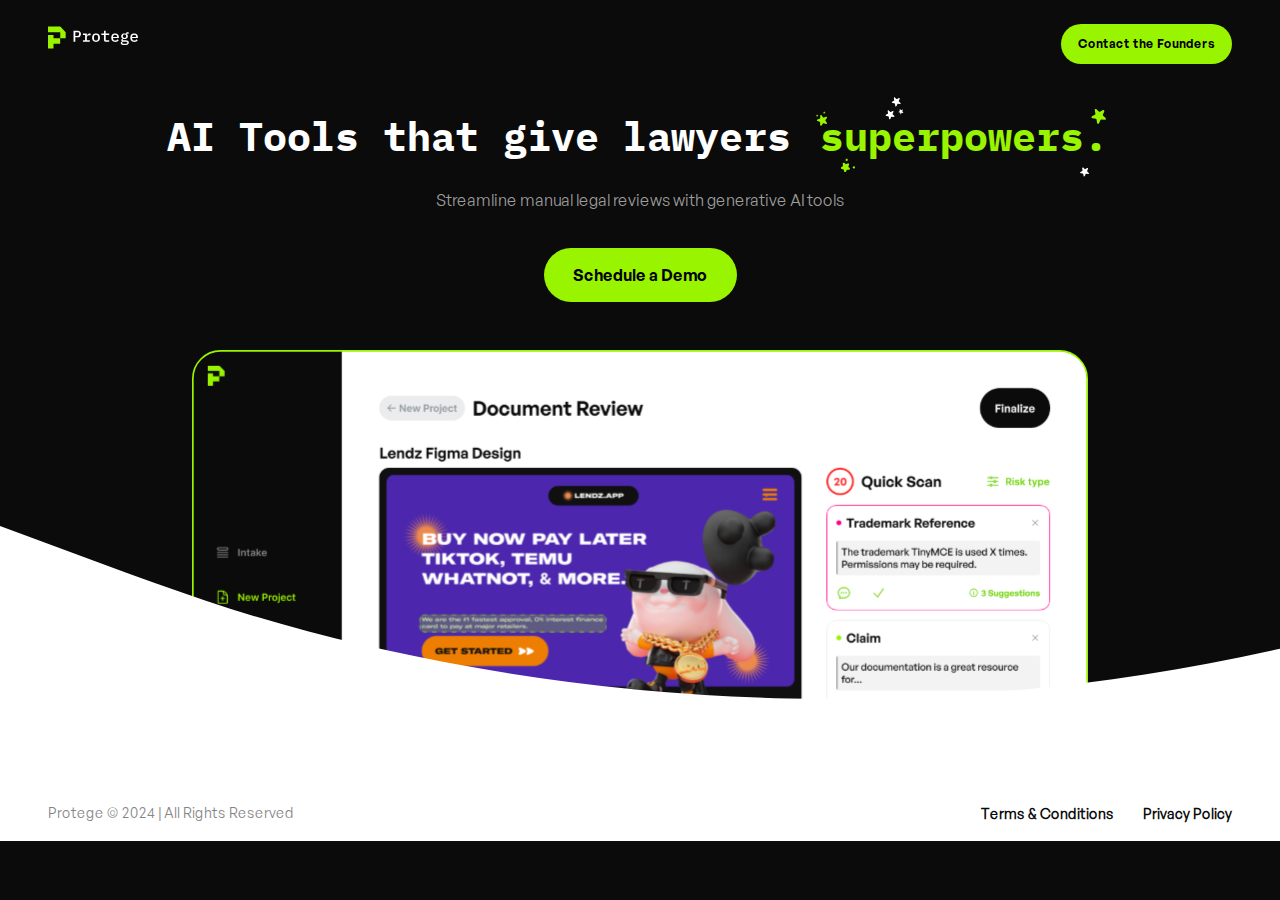
<file: index.html>
<!DOCTYPE html>
<html lang="en">
<head>
    <meta charset="UTF-8">
    <meta name="viewport" content="width=device-width, initial-scale=1.0">
    <link rel="stylesheet" href="https://cdn.jsdelivr.net/npm/bootstrap@4.4.1/dist/css/bootstrap.min.css" integrity="sha384-Vkoo8x4CGsO3+Hhxv8T/Q5PaXtkKtu6ug5TOeNV6gBiFeWPGFN9MuhOf23Q9Ifjh" crossorigin="anonymous">
    <link rel="stylesheet" href="./assets/css/style.css">
    <link rel="preconnect" href="https://fonts.googleapis.com">
    <link rel="preconnect" href="https://fonts.gstatic.com" crossorigin>
    <link rel="icon" href="./assets/images/vector.png" type="image/png">
    <link href="https://fonts.googleapis.com/css2?family=IBM+Plex+Mono:wght@300;400;500;600;700&display=swap" rel="stylesheet">
    <title>Protege</title>
</head>
<body>
    

    <header>
        <div class="container-fluid px-md-5">
            <div class="row justify-content-between py-4 m-0">
                <div class="col-6 p-0">
                    <div class="logo">
                        <img src="./assets/images/logo.svg" alt="">
                    </div>
                </div>
                <div class="col-6 text-right p-0">
                    <a href="mailto:founders@protegecounsel.ai" class="btn btn-primary">Contact the Founders</a>
                </div>
            </div>
        </div>
    </header>

    <section class="main-content text-center pt-4">
        <div class="container">
            <h2>AI Tools that give lawyers <span> superpowers.</span></h2>
            <p>Streamline manual legal reviews with generative AI tools</p>
            <a href="https://book.vimcal.com/p/alexc/introtoprotege" class="btn btn-primary">Schedule a Demo</a>
        </div>
    </section>

    <section class="document-review text-center pt-5">
        <img src="./assets/images/camp.svg" alt="">
    </section>

    <footer>
        <div class="container-fluid px-md-5">
            <div class="row align-items-center m-0 pb-3">
                <div class="col-6 p-0">
                    <p class="copyright">Protege © 2024 | All Rights Reserved</p>
                </div>
                <div class="col-6 p-0">
                    <ul class="foot-terms ">
                        <li> <a href="./terms.html" class="btn btn-secondary p-0">Terms & Conditions</a></li>
                        <li> <a href="./privacy.html" class="btn btn-secondary p-0">Privacy Policy</a></li>
                    </ul>
                </div>
            </div>
        </div>
    </footer>


    <script src="https://code.jquery.com/jquery-3.4.1.slim.min.js" integrity="sha384-J6qa4849blE2+poT4WnyKhv5vZF5SrPo0iEjwBvKU7imGFAV0wwj1yYfoRSJoZ+n" crossorigin="anonymous"></script>
<script src="https://cdn.jsdelivr.net/npm/popper.js@1.16.0/dist/umd/popper.min.js" integrity="sha384-Q6E9RHvbIyZFJoft+2mJbHaEWldlvI9IOYy5n3zV9zzTtmI3UksdQRVvoxMfooAo" crossorigin="anonymous"></script>
<script src="https://cdn.jsdelivr.net/npm/bootstrap@4.4.1/dist/js/bootstrap.min.js" integrity="sha384-wfSDF2E50Y2D1uUdj0O3uMBJnjuUD4Ih7YwaYd1iqfktj0Uod8GCExl3Og8ifwB6" crossorigin="anonymous"></script>
</body>
</html>
</file>
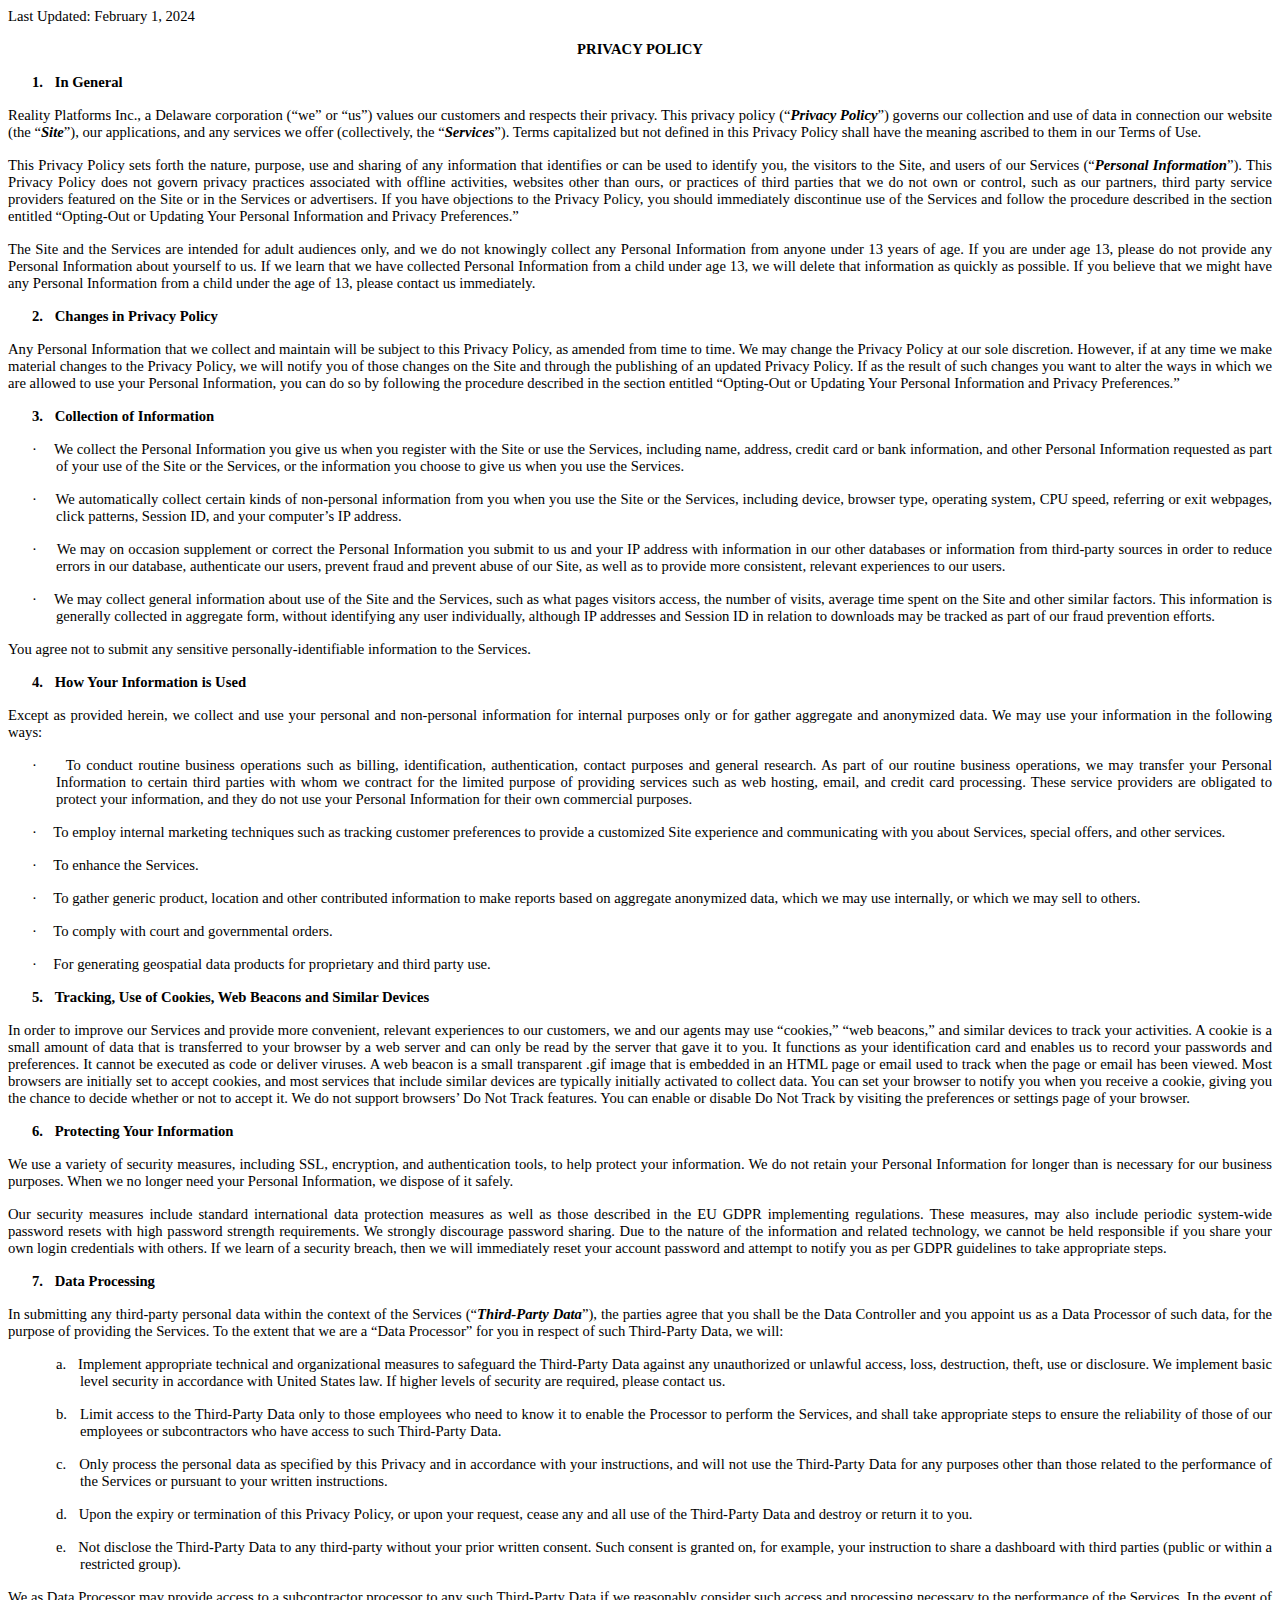
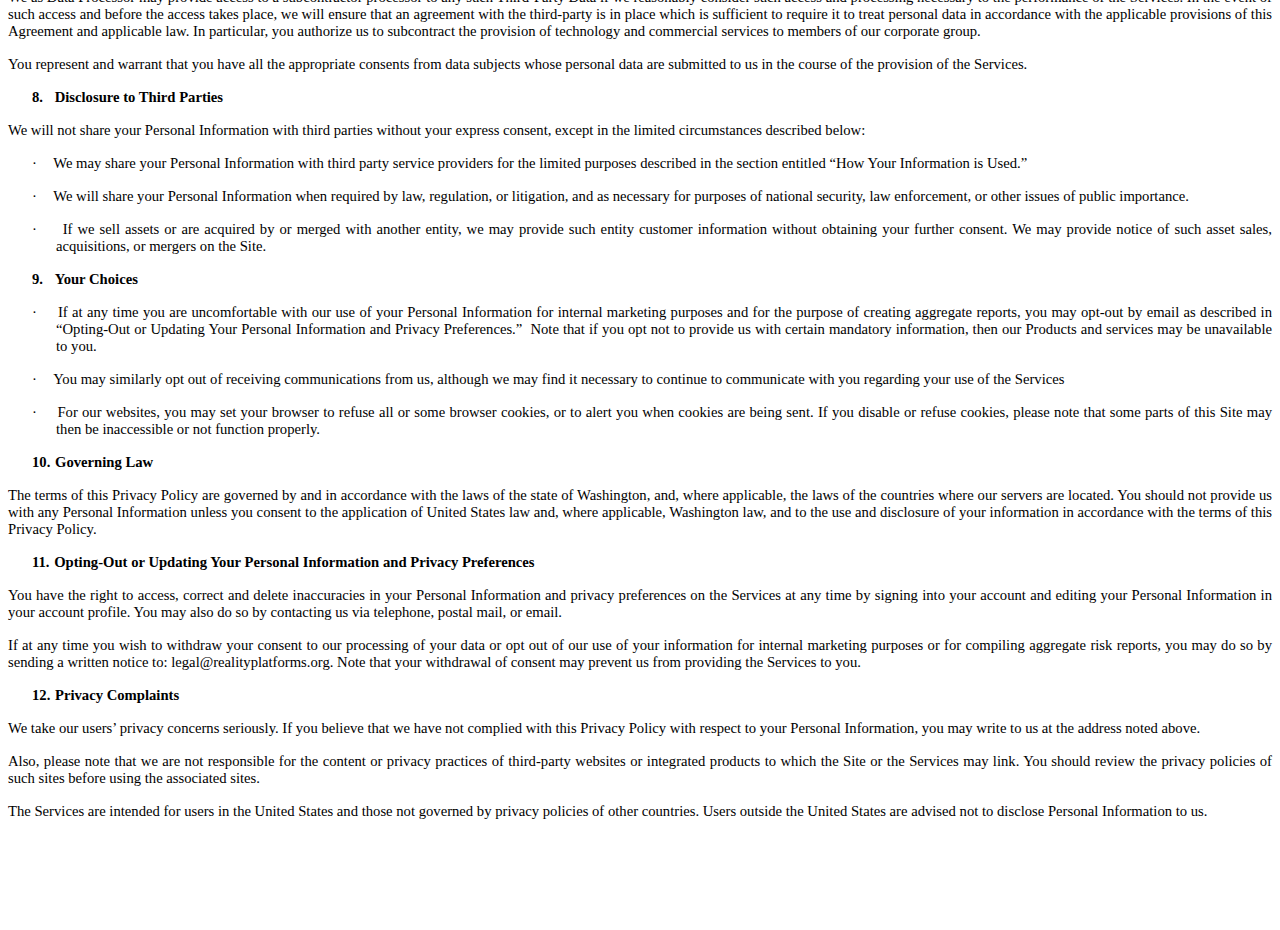
<file: privacy.html>
<html xmlns:v="urn:schemas-microsoft-com:vml"
xmlns:o="urn:schemas-microsoft-com:office:office"
xmlns:w="urn:schemas-microsoft-com:office:word"
xmlns:m="http://schemas.microsoft.com/office/2004/12/omml"
xmlns="http://www.w3.org/TR/REC-html40">

<head>
<meta http-equiv=Content-Type content="text/html; charset=utf-8">
<meta name=ProgId content=Word.Document>
<meta name=Generator content="Microsoft Word 15">
<meta name=Originator content="Microsoft Word 15">
<link rel=File-List href="privacy.fld/filelist.xml">
<!--[if gte mso 9]><xml>
 <o:OfficeDocumentSettings>
  <o:AllowPNG/>
 </o:OfficeDocumentSettings>
</xml><![endif]-->
<link rel=themeData href="privacy.fld/themedata.thmx">
<link rel=colorSchemeMapping href="privacy.fld/colorschememapping.xml">
<!--[if gte mso 9]><xml>
 <w:WordDocument>
  <w:SpellingState>Clean</w:SpellingState>
  <w:GrammarState>Clean</w:GrammarState>
  <w:TrackMoves>false</w:TrackMoves>
  <w:TrackFormatting/>
  <w:PunctuationKerning/>
  <w:ValidateAgainstSchemas/>
  <w:SaveIfXMLInvalid>false</w:SaveIfXMLInvalid>
  <w:IgnoreMixedContent>false</w:IgnoreMixedContent>
  <w:AlwaysShowPlaceholderText>false</w:AlwaysShowPlaceholderText>
  <w:DoNotPromoteQF/>
  <w:LidThemeOther>EN-US</w:LidThemeOther>
  <w:LidThemeAsian>X-NONE</w:LidThemeAsian>
  <w:LidThemeComplexScript>X-NONE</w:LidThemeComplexScript>
  <w:Compatibility>
   <w:BreakWrappedTables/>
   <w:SnapToGridInCell/>
   <w:WrapTextWithPunct/>
   <w:UseAsianBreakRules/>
   <w:DontGrowAutofit/>
   <w:SplitPgBreakAndParaMark/>
   <w:EnableOpenTypeKerning/>
   <w:DontFlipMirrorIndents/>
   <w:OverrideTableStyleHps/>
  </w:Compatibility>
  <m:mathPr>
   <m:mathFont m:val="Cambria Math"/>
   <m:brkBin m:val="before"/>
   <m:brkBinSub m:val="&#45;-"/>
   <m:smallFrac m:val="off"/>
   <m:dispDef/>
   <m:lMargin m:val="0"/>
   <m:rMargin m:val="0"/>
   <m:defJc m:val="centerGroup"/>
   <m:wrapIndent m:val="1440"/>
   <m:intLim m:val="subSup"/>
   <m:naryLim m:val="undOvr"/>
  </m:mathPr></w:WordDocument>
</xml><![endif]--><!--[if gte mso 9]><xml>
 <w:LatentStyles DefLockedState="false" DefUnhideWhenUsed="false"
  DefSemiHidden="false" DefQFormat="false" DefPriority="99"
  LatentStyleCount="376">
  <w:LsdException Locked="false" Priority="0" QFormat="true" Name="Normal"/>
  <w:LsdException Locked="false" Priority="9" QFormat="true" Name="heading 1"/>
  <w:LsdException Locked="false" Priority="9" SemiHidden="true"
   UnhideWhenUsed="true" QFormat="true" Name="heading 2"/>
  <w:LsdException Locked="false" Priority="9" SemiHidden="true"
   UnhideWhenUsed="true" QFormat="true" Name="heading 3"/>
  <w:LsdException Locked="false" Priority="9" SemiHidden="true"
   UnhideWhenUsed="true" QFormat="true" Name="heading 4"/>
  <w:LsdException Locked="false" Priority="9" SemiHidden="true"
   UnhideWhenUsed="true" QFormat="true" Name="heading 5"/>
  <w:LsdException Locked="false" Priority="9" SemiHidden="true"
   UnhideWhenUsed="true" QFormat="true" Name="heading 6"/>
  <w:LsdException Locked="false" Priority="9" SemiHidden="true"
   UnhideWhenUsed="true" QFormat="true" Name="heading 7"/>
  <w:LsdException Locked="false" Priority="9" SemiHidden="true"
   UnhideWhenUsed="true" QFormat="true" Name="heading 8"/>
  <w:LsdException Locked="false" Priority="9" SemiHidden="true"
   UnhideWhenUsed="true" QFormat="true" Name="heading 9"/>
  <w:LsdException Locked="false" SemiHidden="true" UnhideWhenUsed="true"
   Name="index 1"/>
  <w:LsdException Locked="false" SemiHidden="true" UnhideWhenUsed="true"
   Name="index 2"/>
  <w:LsdException Locked="false" SemiHidden="true" UnhideWhenUsed="true"
   Name="index 3"/>
  <w:LsdException Locked="false" SemiHidden="true" UnhideWhenUsed="true"
   Name="index 4"/>
  <w:LsdException Locked="false" SemiHidden="true" UnhideWhenUsed="true"
   Name="index 5"/>
  <w:LsdException Locked="false" SemiHidden="true" UnhideWhenUsed="true"
   Name="index 6"/>
  <w:LsdException Locked="false" SemiHidden="true" UnhideWhenUsed="true"
   Name="index 7"/>
  <w:LsdException Locked="false" SemiHidden="true" UnhideWhenUsed="true"
   Name="index 8"/>
  <w:LsdException Locked="false" SemiHidden="true" UnhideWhenUsed="true"
   Name="index 9"/>
  <w:LsdException Locked="false" Priority="39" SemiHidden="true"
   UnhideWhenUsed="true" Name="toc 1"/>
  <w:LsdException Locked="false" Priority="39" SemiHidden="true"
   UnhideWhenUsed="true" Name="toc 2"/>
  <w:LsdException Locked="false" Priority="39" SemiHidden="true"
   UnhideWhenUsed="true" Name="toc 3"/>
  <w:LsdException Locked="false" Priority="39" SemiHidden="true"
   UnhideWhenUsed="true" Name="toc 4"/>
  <w:LsdException Locked="false" Priority="39" SemiHidden="true"
   UnhideWhenUsed="true" Name="toc 5"/>
  <w:LsdException Locked="false" Priority="39" SemiHidden="true"
   UnhideWhenUsed="true" Name="toc 6"/>
  <w:LsdException Locked="false" Priority="39" SemiHidden="true"
   UnhideWhenUsed="true" Name="toc 7"/>
  <w:LsdException Locked="false" Priority="39" SemiHidden="true"
   UnhideWhenUsed="true" Name="toc 8"/>
  <w:LsdException Locked="false" Priority="39" SemiHidden="true"
   UnhideWhenUsed="true" Name="toc 9"/>
  <w:LsdException Locked="false" SemiHidden="true" UnhideWhenUsed="true"
   Name="Normal Indent"/>
  <w:LsdException Locked="false" SemiHidden="true" UnhideWhenUsed="true"
   Name="footnote text"/>
  <w:LsdException Locked="false" SemiHidden="true" UnhideWhenUsed="true"
   Name="annotation text"/>
  <w:LsdException Locked="false" SemiHidden="true" UnhideWhenUsed="true"
   Name="header"/>
  <w:LsdException Locked="false" Priority="0" SemiHidden="true"
   UnhideWhenUsed="true" Name="footer"/>
  <w:LsdException Locked="false" SemiHidden="true" UnhideWhenUsed="true"
   Name="index heading"/>
  <w:LsdException Locked="false" Priority="35" SemiHidden="true"
   UnhideWhenUsed="true" QFormat="true" Name="caption"/>
  <w:LsdException Locked="false" SemiHidden="true" UnhideWhenUsed="true"
   Name="table of figures"/>
  <w:LsdException Locked="false" SemiHidden="true" UnhideWhenUsed="true"
   Name="envelope address"/>
  <w:LsdException Locked="false" SemiHidden="true" UnhideWhenUsed="true"
   Name="envelope return"/>
  <w:LsdException Locked="false" SemiHidden="true" UnhideWhenUsed="true"
   Name="footnote reference"/>
  <w:LsdException Locked="false" SemiHidden="true" UnhideWhenUsed="true"
   Name="annotation reference"/>
  <w:LsdException Locked="false" SemiHidden="true" UnhideWhenUsed="true"
   Name="line number"/>
  <w:LsdException Locked="false" SemiHidden="true" UnhideWhenUsed="true"
   Name="page number"/>
  <w:LsdException Locked="false" SemiHidden="true" UnhideWhenUsed="true"
   Name="endnote reference"/>
  <w:LsdException Locked="false" SemiHidden="true" UnhideWhenUsed="true"
   Name="endnote text"/>
  <w:LsdException Locked="false" SemiHidden="true" UnhideWhenUsed="true"
   Name="table of authorities"/>
  <w:LsdException Locked="false" SemiHidden="true" UnhideWhenUsed="true"
   Name="macro"/>
  <w:LsdException Locked="false" SemiHidden="true" UnhideWhenUsed="true"
   Name="toa heading"/>
  <w:LsdException Locked="false" SemiHidden="true" UnhideWhenUsed="true"
   Name="List"/>
  <w:LsdException Locked="false" SemiHidden="true" UnhideWhenUsed="true"
   Name="List Bullet"/>
  <w:LsdException Locked="false" SemiHidden="true" UnhideWhenUsed="true"
   Name="List Number"/>
  <w:LsdException Locked="false" SemiHidden="true" UnhideWhenUsed="true"
   Name="List 2"/>
  <w:LsdException Locked="false" SemiHidden="true" UnhideWhenUsed="true"
   Name="List 3"/>
  <w:LsdException Locked="false" SemiHidden="true" UnhideWhenUsed="true"
   Name="List 4"/>
  <w:LsdException Locked="false" SemiHidden="true" UnhideWhenUsed="true"
   Name="List 5"/>
  <w:LsdException Locked="false" SemiHidden="true" UnhideWhenUsed="true"
   Name="List Bullet 2"/>
  <w:LsdException Locked="false" SemiHidden="true" UnhideWhenUsed="true"
   Name="List Bullet 3"/>
  <w:LsdException Locked="false" SemiHidden="true" UnhideWhenUsed="true"
   Name="List Bullet 4"/>
  <w:LsdException Locked="false" SemiHidden="true" UnhideWhenUsed="true"
   Name="List Bullet 5"/>
  <w:LsdException Locked="false" SemiHidden="true" UnhideWhenUsed="true"
   Name="List Number 2"/>
  <w:LsdException Locked="false" SemiHidden="true" UnhideWhenUsed="true"
   Name="List Number 3"/>
  <w:LsdException Locked="false" SemiHidden="true" UnhideWhenUsed="true"
   Name="List Number 4"/>
  <w:LsdException Locked="false" SemiHidden="true" UnhideWhenUsed="true"
   Name="List Number 5"/>
  <w:LsdException Locked="false" Priority="10" QFormat="true" Name="Title"/>
  <w:LsdException Locked="false" SemiHidden="true" UnhideWhenUsed="true"
   Name="Closing"/>
  <w:LsdException Locked="false" SemiHidden="true" UnhideWhenUsed="true"
   Name="Signature"/>
  <w:LsdException Locked="false" Priority="1" SemiHidden="true"
   UnhideWhenUsed="true" Name="Default Paragraph Font"/>
  <w:LsdException Locked="false" Priority="0" SemiHidden="true"
   UnhideWhenUsed="true" Name="Body Text"/>
  <w:LsdException Locked="false" SemiHidden="true" UnhideWhenUsed="true"
   Name="Body Text Indent"/>
  <w:LsdException Locked="false" SemiHidden="true" UnhideWhenUsed="true"
   Name="List Continue"/>
  <w:LsdException Locked="false" SemiHidden="true" UnhideWhenUsed="true"
   Name="List Continue 2"/>
  <w:LsdException Locked="false" SemiHidden="true" UnhideWhenUsed="true"
   Name="List Continue 3"/>
  <w:LsdException Locked="false" SemiHidden="true" UnhideWhenUsed="true"
   Name="List Continue 4"/>
  <w:LsdException Locked="false" SemiHidden="true" UnhideWhenUsed="true"
   Name="List Continue 5"/>
  <w:LsdException Locked="false" SemiHidden="true" UnhideWhenUsed="true"
   Name="Message Header"/>
  <w:LsdException Locked="false" Priority="11" QFormat="true" Name="Subtitle"/>
  <w:LsdException Locked="false" SemiHidden="true" UnhideWhenUsed="true"
   Name="Salutation"/>
  <w:LsdException Locked="false" SemiHidden="true" UnhideWhenUsed="true"
   Name="Date"/>
  <w:LsdException Locked="false" SemiHidden="true" UnhideWhenUsed="true"
   Name="Body Text First Indent"/>
  <w:LsdException Locked="false" SemiHidden="true" UnhideWhenUsed="true"
   Name="Body Text First Indent 2"/>
  <w:LsdException Locked="false" SemiHidden="true" UnhideWhenUsed="true"
   Name="Note Heading"/>
  <w:LsdException Locked="false" SemiHidden="true" UnhideWhenUsed="true"
   Name="Body Text 2"/>
  <w:LsdException Locked="false" SemiHidden="true" UnhideWhenUsed="true"
   Name="Body Text 3"/>
  <w:LsdException Locked="false" SemiHidden="true" UnhideWhenUsed="true"
   Name="Body Text Indent 2"/>
  <w:LsdException Locked="false" SemiHidden="true" UnhideWhenUsed="true"
   Name="Body Text Indent 3"/>
  <w:LsdException Locked="false" SemiHidden="true" UnhideWhenUsed="true"
   Name="Block Text"/>
  <w:LsdException Locked="false" SemiHidden="true" UnhideWhenUsed="true"
   Name="Hyperlink"/>
  <w:LsdException Locked="false" SemiHidden="true" UnhideWhenUsed="true"
   Name="FollowedHyperlink"/>
  <w:LsdException Locked="false" Priority="22" QFormat="true" Name="Strong"/>
  <w:LsdException Locked="false" Priority="20" QFormat="true" Name="Emphasis"/>
  <w:LsdException Locked="false" SemiHidden="true" UnhideWhenUsed="true"
   Name="Document Map"/>
  <w:LsdException Locked="false" SemiHidden="true" UnhideWhenUsed="true"
   Name="Plain Text"/>
  <w:LsdException Locked="false" SemiHidden="true" UnhideWhenUsed="true"
   Name="E-mail Signature"/>
  <w:LsdException Locked="false" SemiHidden="true" UnhideWhenUsed="true"
   Name="HTML Top of Form"/>
  <w:LsdException Locked="false" SemiHidden="true" UnhideWhenUsed="true"
   Name="HTML Bottom of Form"/>
  <w:LsdException Locked="false" SemiHidden="true" UnhideWhenUsed="true"
   Name="Normal (Web)"/>
  <w:LsdException Locked="false" SemiHidden="true" UnhideWhenUsed="true"
   Name="HTML Acronym"/>
  <w:LsdException Locked="false" SemiHidden="true" UnhideWhenUsed="true"
   Name="HTML Address"/>
  <w:LsdException Locked="false" SemiHidden="true" UnhideWhenUsed="true"
   Name="HTML Cite"/>
  <w:LsdException Locked="false" SemiHidden="true" UnhideWhenUsed="true"
   Name="HTML Code"/>
  <w:LsdException Locked="false" SemiHidden="true" UnhideWhenUsed="true"
   Name="HTML Definition"/>
  <w:LsdException Locked="false" SemiHidden="true" UnhideWhenUsed="true"
   Name="HTML Keyboard"/>
  <w:LsdException Locked="false" SemiHidden="true" UnhideWhenUsed="true"
   Name="HTML Preformatted"/>
  <w:LsdException Locked="false" SemiHidden="true" UnhideWhenUsed="true"
   Name="HTML Sample"/>
  <w:LsdException Locked="false" SemiHidden="true" UnhideWhenUsed="true"
   Name="HTML Typewriter"/>
  <w:LsdException Locked="false" SemiHidden="true" UnhideWhenUsed="true"
   Name="HTML Variable"/>
  <w:LsdException Locked="false" SemiHidden="true" UnhideWhenUsed="true"
   Name="Normal Table"/>
  <w:LsdException Locked="false" SemiHidden="true" UnhideWhenUsed="true"
   Name="annotation subject"/>
  <w:LsdException Locked="false" SemiHidden="true" UnhideWhenUsed="true"
   Name="No List"/>
  <w:LsdException Locked="false" SemiHidden="true" UnhideWhenUsed="true"
   Name="Outline List 1"/>
  <w:LsdException Locked="false" SemiHidden="true" UnhideWhenUsed="true"
   Name="Outline List 2"/>
  <w:LsdException Locked="false" SemiHidden="true" UnhideWhenUsed="true"
   Name="Outline List 3"/>
  <w:LsdException Locked="false" SemiHidden="true" UnhideWhenUsed="true"
   Name="Table Simple 1"/>
  <w:LsdException Locked="false" SemiHidden="true" UnhideWhenUsed="true"
   Name="Table Simple 2"/>
  <w:LsdException Locked="false" SemiHidden="true" UnhideWhenUsed="true"
   Name="Table Simple 3"/>
  <w:LsdException Locked="false" SemiHidden="true" UnhideWhenUsed="true"
   Name="Table Classic 1"/>
  <w:LsdException Locked="false" SemiHidden="true" UnhideWhenUsed="true"
   Name="Table Classic 2"/>
  <w:LsdException Locked="false" SemiHidden="true" UnhideWhenUsed="true"
   Name="Table Classic 3"/>
  <w:LsdException Locked="false" SemiHidden="true" UnhideWhenUsed="true"
   Name="Table Classic 4"/>
  <w:LsdException Locked="false" SemiHidden="true" UnhideWhenUsed="true"
   Name="Table Colorful 1"/>
  <w:LsdException Locked="false" SemiHidden="true" UnhideWhenUsed="true"
   Name="Table Colorful 2"/>
  <w:LsdException Locked="false" SemiHidden="true" UnhideWhenUsed="true"
   Name="Table Colorful 3"/>
  <w:LsdException Locked="false" SemiHidden="true" UnhideWhenUsed="true"
   Name="Table Columns 1"/>
  <w:LsdException Locked="false" SemiHidden="true" UnhideWhenUsed="true"
   Name="Table Columns 2"/>
  <w:LsdException Locked="false" SemiHidden="true" UnhideWhenUsed="true"
   Name="Table Columns 3"/>
  <w:LsdException Locked="false" SemiHidden="true" UnhideWhenUsed="true"
   Name="Table Columns 4"/>
  <w:LsdException Locked="false" SemiHidden="true" UnhideWhenUsed="true"
   Name="Table Columns 5"/>
  <w:LsdException Locked="false" SemiHidden="true" UnhideWhenUsed="true"
   Name="Table Grid 1"/>
  <w:LsdException Locked="false" SemiHidden="true" UnhideWhenUsed="true"
   Name="Table Grid 2"/>
  <w:LsdException Locked="false" SemiHidden="true" UnhideWhenUsed="true"
   Name="Table Grid 3"/>
  <w:LsdException Locked="false" SemiHidden="true" UnhideWhenUsed="true"
   Name="Table Grid 4"/>
  <w:LsdException Locked="false" SemiHidden="true" UnhideWhenUsed="true"
   Name="Table Grid 5"/>
  <w:LsdException Locked="false" SemiHidden="true" UnhideWhenUsed="true"
   Name="Table Grid 6"/>
  <w:LsdException Locked="false" SemiHidden="true" UnhideWhenUsed="true"
   Name="Table Grid 7"/>
  <w:LsdException Locked="false" SemiHidden="true" UnhideWhenUsed="true"
   Name="Table Grid 8"/>
  <w:LsdException Locked="false" SemiHidden="true" UnhideWhenUsed="true"
   Name="Table List 1"/>
  <w:LsdException Locked="false" SemiHidden="true" UnhideWhenUsed="true"
   Name="Table List 2"/>
  <w:LsdException Locked="false" SemiHidden="true" UnhideWhenUsed="true"
   Name="Table List 3"/>
  <w:LsdException Locked="false" SemiHidden="true" UnhideWhenUsed="true"
   Name="Table List 4"/>
  <w:LsdException Locked="false" SemiHidden="true" UnhideWhenUsed="true"
   Name="Table List 5"/>
  <w:LsdException Locked="false" SemiHidden="true" UnhideWhenUsed="true"
   Name="Table List 6"/>
  <w:LsdException Locked="false" SemiHidden="true" UnhideWhenUsed="true"
   Name="Table List 7"/>
  <w:LsdException Locked="false" SemiHidden="true" UnhideWhenUsed="true"
   Name="Table List 8"/>
  <w:LsdException Locked="false" SemiHidden="true" UnhideWhenUsed="true"
   Name="Table 3D effects 1"/>
  <w:LsdException Locked="false" SemiHidden="true" UnhideWhenUsed="true"
   Name="Table 3D effects 2"/>
  <w:LsdException Locked="false" SemiHidden="true" UnhideWhenUsed="true"
   Name="Table 3D effects 3"/>
  <w:LsdException Locked="false" SemiHidden="true" UnhideWhenUsed="true"
   Name="Table Contemporary"/>
  <w:LsdException Locked="false" SemiHidden="true" UnhideWhenUsed="true"
   Name="Table Elegant"/>
  <w:LsdException Locked="false" SemiHidden="true" UnhideWhenUsed="true"
   Name="Table Professional"/>
  <w:LsdException Locked="false" SemiHidden="true" UnhideWhenUsed="true"
   Name="Table Subtle 1"/>
  <w:LsdException Locked="false" SemiHidden="true" UnhideWhenUsed="true"
   Name="Table Subtle 2"/>
  <w:LsdException Locked="false" SemiHidden="true" UnhideWhenUsed="true"
   Name="Table Web 1"/>
  <w:LsdException Locked="false" SemiHidden="true" UnhideWhenUsed="true"
   Name="Table Web 2"/>
  <w:LsdException Locked="false" SemiHidden="true" UnhideWhenUsed="true"
   Name="Table Web 3"/>
  <w:LsdException Locked="false" SemiHidden="true" UnhideWhenUsed="true"
   Name="Balloon Text"/>
  <w:LsdException Locked="false" Priority="39" Name="Table Grid"/>
  <w:LsdException Locked="false" SemiHidden="true" UnhideWhenUsed="true"
   Name="Table Theme"/>
  <w:LsdException Locked="false" SemiHidden="true" Name="Placeholder Text"/>
  <w:LsdException Locked="false" Priority="1" QFormat="true" Name="No Spacing"/>
  <w:LsdException Locked="false" Priority="60" Name="Light Shading"/>
  <w:LsdException Locked="false" Priority="61" Name="Light List"/>
  <w:LsdException Locked="false" Priority="62" Name="Light Grid"/>
  <w:LsdException Locked="false" Priority="63" Name="Medium Shading 1"/>
  <w:LsdException Locked="false" Priority="64" Name="Medium Shading 2"/>
  <w:LsdException Locked="false" Priority="65" Name="Medium List 1"/>
  <w:LsdException Locked="false" Priority="66" Name="Medium List 2"/>
  <w:LsdException Locked="false" Priority="67" Name="Medium Grid 1"/>
  <w:LsdException Locked="false" Priority="68" Name="Medium Grid 2"/>
  <w:LsdException Locked="false" Priority="69" Name="Medium Grid 3"/>
  <w:LsdException Locked="false" Priority="70" Name="Dark List"/>
  <w:LsdException Locked="false" Priority="71" Name="Colorful Shading"/>
  <w:LsdException Locked="false" Priority="72" Name="Colorful List"/>
  <w:LsdException Locked="false" Priority="73" Name="Colorful Grid"/>
  <w:LsdException Locked="false" Priority="60" Name="Light Shading Accent 1"/>
  <w:LsdException Locked="false" Priority="61" Name="Light List Accent 1"/>
  <w:LsdException Locked="false" Priority="62" Name="Light Grid Accent 1"/>
  <w:LsdException Locked="false" Priority="63" Name="Medium Shading 1 Accent 1"/>
  <w:LsdException Locked="false" Priority="64" Name="Medium Shading 2 Accent 1"/>
  <w:LsdException Locked="false" Priority="65" Name="Medium List 1 Accent 1"/>
  <w:LsdException Locked="false" SemiHidden="true" Name="Revision"/>
  <w:LsdException Locked="false" Priority="34" QFormat="true"
   Name="List Paragraph"/>
  <w:LsdException Locked="false" Priority="29" QFormat="true" Name="Quote"/>
  <w:LsdException Locked="false" Priority="30" QFormat="true"
   Name="Intense Quote"/>
  <w:LsdException Locked="false" Priority="66" Name="Medium List 2 Accent 1"/>
  <w:LsdException Locked="false" Priority="67" Name="Medium Grid 1 Accent 1"/>
  <w:LsdException Locked="false" Priority="68" Name="Medium Grid 2 Accent 1"/>
  <w:LsdException Locked="false" Priority="69" Name="Medium Grid 3 Accent 1"/>
  <w:LsdException Locked="false" Priority="70" Name="Dark List Accent 1"/>
  <w:LsdException Locked="false" Priority="71" Name="Colorful Shading Accent 1"/>
  <w:LsdException Locked="false" Priority="72" Name="Colorful List Accent 1"/>
  <w:LsdException Locked="false" Priority="73" Name="Colorful Grid Accent 1"/>
  <w:LsdException Locked="false" Priority="60" Name="Light Shading Accent 2"/>
  <w:LsdException Locked="false" Priority="61" Name="Light List Accent 2"/>
  <w:LsdException Locked="false" Priority="62" Name="Light Grid Accent 2"/>
  <w:LsdException Locked="false" Priority="63" Name="Medium Shading 1 Accent 2"/>
  <w:LsdException Locked="false" Priority="64" Name="Medium Shading 2 Accent 2"/>
  <w:LsdException Locked="false" Priority="65" Name="Medium List 1 Accent 2"/>
  <w:LsdException Locked="false" Priority="66" Name="Medium List 2 Accent 2"/>
  <w:LsdException Locked="false" Priority="67" Name="Medium Grid 1 Accent 2"/>
  <w:LsdException Locked="false" Priority="68" Name="Medium Grid 2 Accent 2"/>
  <w:LsdException Locked="false" Priority="69" Name="Medium Grid 3 Accent 2"/>
  <w:LsdException Locked="false" Priority="70" Name="Dark List Accent 2"/>
  <w:LsdException Locked="false" Priority="71" Name="Colorful Shading Accent 2"/>
  <w:LsdException Locked="false" Priority="72" Name="Colorful List Accent 2"/>
  <w:LsdException Locked="false" Priority="73" Name="Colorful Grid Accent 2"/>
  <w:LsdException Locked="false" Priority="60" Name="Light Shading Accent 3"/>
  <w:LsdException Locked="false" Priority="61" Name="Light List Accent 3"/>
  <w:LsdException Locked="false" Priority="62" Name="Light Grid Accent 3"/>
  <w:LsdException Locked="false" Priority="63" Name="Medium Shading 1 Accent 3"/>
  <w:LsdException Locked="false" Priority="64" Name="Medium Shading 2 Accent 3"/>
  <w:LsdException Locked="false" Priority="65" Name="Medium List 1 Accent 3"/>
  <w:LsdException Locked="false" Priority="66" Name="Medium List 2 Accent 3"/>
  <w:LsdException Locked="false" Priority="67" Name="Medium Grid 1 Accent 3"/>
  <w:LsdException Locked="false" Priority="68" Name="Medium Grid 2 Accent 3"/>
  <w:LsdException Locked="false" Priority="69" Name="Medium Grid 3 Accent 3"/>
  <w:LsdException Locked="false" Priority="70" Name="Dark List Accent 3"/>
  <w:LsdException Locked="false" Priority="71" Name="Colorful Shading Accent 3"/>
  <w:LsdException Locked="false" Priority="72" Name="Colorful List Accent 3"/>
  <w:LsdException Locked="false" Priority="73" Name="Colorful Grid Accent 3"/>
  <w:LsdException Locked="false" Priority="60" Name="Light Shading Accent 4"/>
  <w:LsdException Locked="false" Priority="61" Name="Light List Accent 4"/>
  <w:LsdException Locked="false" Priority="62" Name="Light Grid Accent 4"/>
  <w:LsdException Locked="false" Priority="63" Name="Medium Shading 1 Accent 4"/>
  <w:LsdException Locked="false" Priority="64" Name="Medium Shading 2 Accent 4"/>
  <w:LsdException Locked="false" Priority="65" Name="Medium List 1 Accent 4"/>
  <w:LsdException Locked="false" Priority="66" Name="Medium List 2 Accent 4"/>
  <w:LsdException Locked="false" Priority="67" Name="Medium Grid 1 Accent 4"/>
  <w:LsdException Locked="false" Priority="68" Name="Medium Grid 2 Accent 4"/>
  <w:LsdException Locked="false" Priority="69" Name="Medium Grid 3 Accent 4"/>
  <w:LsdException Locked="false" Priority="70" Name="Dark List Accent 4"/>
  <w:LsdException Locked="false" Priority="71" Name="Colorful Shading Accent 4"/>
  <w:LsdException Locked="false" Priority="72" Name="Colorful List Accent 4"/>
  <w:LsdException Locked="false" Priority="73" Name="Colorful Grid Accent 4"/>
  <w:LsdException Locked="false" Priority="60" Name="Light Shading Accent 5"/>
  <w:LsdException Locked="false" Priority="61" Name="Light List Accent 5"/>
  <w:LsdException Locked="false" Priority="62" Name="Light Grid Accent 5"/>
  <w:LsdException Locked="false" Priority="63" Name="Medium Shading 1 Accent 5"/>
  <w:LsdException Locked="false" Priority="64" Name="Medium Shading 2 Accent 5"/>
  <w:LsdException Locked="false" Priority="65" Name="Medium List 1 Accent 5"/>
  <w:LsdException Locked="false" Priority="66" Name="Medium List 2 Accent 5"/>
  <w:LsdException Locked="false" Priority="67" Name="Medium Grid 1 Accent 5"/>
  <w:LsdException Locked="false" Priority="68" Name="Medium Grid 2 Accent 5"/>
  <w:LsdException Locked="false" Priority="69" Name="Medium Grid 3 Accent 5"/>
  <w:LsdException Locked="false" Priority="70" Name="Dark List Accent 5"/>
  <w:LsdException Locked="false" Priority="71" Name="Colorful Shading Accent 5"/>
  <w:LsdException Locked="false" Priority="72" Name="Colorful List Accent 5"/>
  <w:LsdException Locked="false" Priority="73" Name="Colorful Grid Accent 5"/>
  <w:LsdException Locked="false" Priority="60" Name="Light Shading Accent 6"/>
  <w:LsdException Locked="false" Priority="61" Name="Light List Accent 6"/>
  <w:LsdException Locked="false" Priority="62" Name="Light Grid Accent 6"/>
  <w:LsdException Locked="false" Priority="63" Name="Medium Shading 1 Accent 6"/>
  <w:LsdException Locked="false" Priority="64" Name="Medium Shading 2 Accent 6"/>
  <w:LsdException Locked="false" Priority="65" Name="Medium List 1 Accent 6"/>
  <w:LsdException Locked="false" Priority="66" Name="Medium List 2 Accent 6"/>
  <w:LsdException Locked="false" Priority="67" Name="Medium Grid 1 Accent 6"/>
  <w:LsdException Locked="false" Priority="68" Name="Medium Grid 2 Accent 6"/>
  <w:LsdException Locked="false" Priority="69" Name="Medium Grid 3 Accent 6"/>
  <w:LsdException Locked="false" Priority="70" Name="Dark List Accent 6"/>
  <w:LsdException Locked="false" Priority="71" Name="Colorful Shading Accent 6"/>
  <w:LsdException Locked="false" Priority="72" Name="Colorful List Accent 6"/>
  <w:LsdException Locked="false" Priority="73" Name="Colorful Grid Accent 6"/>
  <w:LsdException Locked="false" Priority="19" QFormat="true"
   Name="Subtle Emphasis"/>
  <w:LsdException Locked="false" Priority="21" QFormat="true"
   Name="Intense Emphasis"/>
  <w:LsdException Locked="false" Priority="31" QFormat="true"
   Name="Subtle Reference"/>
  <w:LsdException Locked="false" Priority="32" QFormat="true"
   Name="Intense Reference"/>
  <w:LsdException Locked="false" Priority="33" QFormat="true" Name="Book Title"/>
  <w:LsdException Locked="false" Priority="37" SemiHidden="true"
   UnhideWhenUsed="true" Name="Bibliography"/>
  <w:LsdException Locked="false" Priority="39" SemiHidden="true"
   UnhideWhenUsed="true" QFormat="true" Name="TOC Heading"/>
  <w:LsdException Locked="false" Priority="41" Name="Plain Table 1"/>
  <w:LsdException Locked="false" Priority="42" Name="Plain Table 2"/>
  <w:LsdException Locked="false" Priority="43" Name="Plain Table 3"/>
  <w:LsdException Locked="false" Priority="44" Name="Plain Table 4"/>
  <w:LsdException Locked="false" Priority="45" Name="Plain Table 5"/>
  <w:LsdException Locked="false" Priority="40" Name="Grid Table Light"/>
  <w:LsdException Locked="false" Priority="46" Name="Grid Table 1 Light"/>
  <w:LsdException Locked="false" Priority="47" Name="Grid Table 2"/>
  <w:LsdException Locked="false" Priority="48" Name="Grid Table 3"/>
  <w:LsdException Locked="false" Priority="49" Name="Grid Table 4"/>
  <w:LsdException Locked="false" Priority="50" Name="Grid Table 5 Dark"/>
  <w:LsdException Locked="false" Priority="51" Name="Grid Table 6 Colorful"/>
  <w:LsdException Locked="false" Priority="52" Name="Grid Table 7 Colorful"/>
  <w:LsdException Locked="false" Priority="46"
   Name="Grid Table 1 Light Accent 1"/>
  <w:LsdException Locked="false" Priority="47" Name="Grid Table 2 Accent 1"/>
  <w:LsdException Locked="false" Priority="48" Name="Grid Table 3 Accent 1"/>
  <w:LsdException Locked="false" Priority="49" Name="Grid Table 4 Accent 1"/>
  <w:LsdException Locked="false" Priority="50" Name="Grid Table 5 Dark Accent 1"/>
  <w:LsdException Locked="false" Priority="51"
   Name="Grid Table 6 Colorful Accent 1"/>
  <w:LsdException Locked="false" Priority="52"
   Name="Grid Table 7 Colorful Accent 1"/>
  <w:LsdException Locked="false" Priority="46"
   Name="Grid Table 1 Light Accent 2"/>
  <w:LsdException Locked="false" Priority="47" Name="Grid Table 2 Accent 2"/>
  <w:LsdException Locked="false" Priority="48" Name="Grid Table 3 Accent 2"/>
  <w:LsdException Locked="false" Priority="49" Name="Grid Table 4 Accent 2"/>
  <w:LsdException Locked="false" Priority="50" Name="Grid Table 5 Dark Accent 2"/>
  <w:LsdException Locked="false" Priority="51"
   Name="Grid Table 6 Colorful Accent 2"/>
  <w:LsdException Locked="false" Priority="52"
   Name="Grid Table 7 Colorful Accent 2"/>
  <w:LsdException Locked="false" Priority="46"
   Name="Grid Table 1 Light Accent 3"/>
  <w:LsdException Locked="false" Priority="47" Name="Grid Table 2 Accent 3"/>
  <w:LsdException Locked="false" Priority="48" Name="Grid Table 3 Accent 3"/>
  <w:LsdException Locked="false" Priority="49" Name="Grid Table 4 Accent 3"/>
  <w:LsdException Locked="false" Priority="50" Name="Grid Table 5 Dark Accent 3"/>
  <w:LsdException Locked="false" Priority="51"
   Name="Grid Table 6 Colorful Accent 3"/>
  <w:LsdException Locked="false" Priority="52"
   Name="Grid Table 7 Colorful Accent 3"/>
  <w:LsdException Locked="false" Priority="46"
   Name="Grid Table 1 Light Accent 4"/>
  <w:LsdException Locked="false" Priority="47" Name="Grid Table 2 Accent 4"/>
  <w:LsdException Locked="false" Priority="48" Name="Grid Table 3 Accent 4"/>
  <w:LsdException Locked="false" Priority="49" Name="Grid Table 4 Accent 4"/>
  <w:LsdException Locked="false" Priority="50" Name="Grid Table 5 Dark Accent 4"/>
  <w:LsdException Locked="false" Priority="51"
   Name="Grid Table 6 Colorful Accent 4"/>
  <w:LsdException Locked="false" Priority="52"
   Name="Grid Table 7 Colorful Accent 4"/>
  <w:LsdException Locked="false" Priority="46"
   Name="Grid Table 1 Light Accent 5"/>
  <w:LsdException Locked="false" Priority="47" Name="Grid Table 2 Accent 5"/>
  <w:LsdException Locked="false" Priority="48" Name="Grid Table 3 Accent 5"/>
  <w:LsdException Locked="false" Priority="49" Name="Grid Table 4 Accent 5"/>
  <w:LsdException Locked="false" Priority="50" Name="Grid Table 5 Dark Accent 5"/>
  <w:LsdException Locked="false" Priority="51"
   Name="Grid Table 6 Colorful Accent 5"/>
  <w:LsdException Locked="false" Priority="52"
   Name="Grid Table 7 Colorful Accent 5"/>
  <w:LsdException Locked="false" Priority="46"
   Name="Grid Table 1 Light Accent 6"/>
  <w:LsdException Locked="false" Priority="47" Name="Grid Table 2 Accent 6"/>
  <w:LsdException Locked="false" Priority="48" Name="Grid Table 3 Accent 6"/>
  <w:LsdException Locked="false" Priority="49" Name="Grid Table 4 Accent 6"/>
  <w:LsdException Locked="false" Priority="50" Name="Grid Table 5 Dark Accent 6"/>
  <w:LsdException Locked="false" Priority="51"
   Name="Grid Table 6 Colorful Accent 6"/>
  <w:LsdException Locked="false" Priority="52"
   Name="Grid Table 7 Colorful Accent 6"/>
  <w:LsdException Locked="false" Priority="46" Name="List Table 1 Light"/>
  <w:LsdException Locked="false" Priority="47" Name="List Table 2"/>
  <w:LsdException Locked="false" Priority="48" Name="List Table 3"/>
  <w:LsdException Locked="false" Priority="49" Name="List Table 4"/>
  <w:LsdException Locked="false" Priority="50" Name="List Table 5 Dark"/>
  <w:LsdException Locked="false" Priority="51" Name="List Table 6 Colorful"/>
  <w:LsdException Locked="false" Priority="52" Name="List Table 7 Colorful"/>
  <w:LsdException Locked="false" Priority="46"
   Name="List Table 1 Light Accent 1"/>
  <w:LsdException Locked="false" Priority="47" Name="List Table 2 Accent 1"/>
  <w:LsdException Locked="false" Priority="48" Name="List Table 3 Accent 1"/>
  <w:LsdException Locked="false" Priority="49" Name="List Table 4 Accent 1"/>
  <w:LsdException Locked="false" Priority="50" Name="List Table 5 Dark Accent 1"/>
  <w:LsdException Locked="false" Priority="51"
   Name="List Table 6 Colorful Accent 1"/>
  <w:LsdException Locked="false" Priority="52"
   Name="List Table 7 Colorful Accent 1"/>
  <w:LsdException Locked="false" Priority="46"
   Name="List Table 1 Light Accent 2"/>
  <w:LsdException Locked="false" Priority="47" Name="List Table 2 Accent 2"/>
  <w:LsdException Locked="false" Priority="48" Name="List Table 3 Accent 2"/>
  <w:LsdException Locked="false" Priority="49" Name="List Table 4 Accent 2"/>
  <w:LsdException Locked="false" Priority="50" Name="List Table 5 Dark Accent 2"/>
  <w:LsdException Locked="false" Priority="51"
   Name="List Table 6 Colorful Accent 2"/>
  <w:LsdException Locked="false" Priority="52"
   Name="List Table 7 Colorful Accent 2"/>
  <w:LsdException Locked="false" Priority="46"
   Name="List Table 1 Light Accent 3"/>
  <w:LsdException Locked="false" Priority="47" Name="List Table 2 Accent 3"/>
  <w:LsdException Locked="false" Priority="48" Name="List Table 3 Accent 3"/>
  <w:LsdException Locked="false" Priority="49" Name="List Table 4 Accent 3"/>
  <w:LsdException Locked="false" Priority="50" Name="List Table 5 Dark Accent 3"/>
  <w:LsdException Locked="false" Priority="51"
   Name="List Table 6 Colorful Accent 3"/>
  <w:LsdException Locked="false" Priority="52"
   Name="List Table 7 Colorful Accent 3"/>
  <w:LsdException Locked="false" Priority="46"
   Name="List Table 1 Light Accent 4"/>
  <w:LsdException Locked="false" Priority="47" Name="List Table 2 Accent 4"/>
  <w:LsdException Locked="false" Priority="48" Name="List Table 3 Accent 4"/>
  <w:LsdException Locked="false" Priority="49" Name="List Table 4 Accent 4"/>
  <w:LsdException Locked="false" Priority="50" Name="List Table 5 Dark Accent 4"/>
  <w:LsdException Locked="false" Priority="51"
   Name="List Table 6 Colorful Accent 4"/>
  <w:LsdException Locked="false" Priority="52"
   Name="List Table 7 Colorful Accent 4"/>
  <w:LsdException Locked="false" Priority="46"
   Name="List Table 1 Light Accent 5"/>
  <w:LsdException Locked="false" Priority="47" Name="List Table 2 Accent 5"/>
  <w:LsdException Locked="false" Priority="48" Name="List Table 3 Accent 5"/>
  <w:LsdException Locked="false" Priority="49" Name="List Table 4 Accent 5"/>
  <w:LsdException Locked="false" Priority="50" Name="List Table 5 Dark Accent 5"/>
  <w:LsdException Locked="false" Priority="51"
   Name="List Table 6 Colorful Accent 5"/>
  <w:LsdException Locked="false" Priority="52"
   Name="List Table 7 Colorful Accent 5"/>
  <w:LsdException Locked="false" Priority="46"
   Name="List Table 1 Light Accent 6"/>
  <w:LsdException Locked="false" Priority="47" Name="List Table 2 Accent 6"/>
  <w:LsdException Locked="false" Priority="48" Name="List Table 3 Accent 6"/>
  <w:LsdException Locked="false" Priority="49" Name="List Table 4 Accent 6"/>
  <w:LsdException Locked="false" Priority="50" Name="List Table 5 Dark Accent 6"/>
  <w:LsdException Locked="false" Priority="51"
   Name="List Table 6 Colorful Accent 6"/>
  <w:LsdException Locked="false" Priority="52"
   Name="List Table 7 Colorful Accent 6"/>
  <w:LsdException Locked="false" SemiHidden="true" UnhideWhenUsed="true"
   Name="Mention"/>
  <w:LsdException Locked="false" SemiHidden="true" UnhideWhenUsed="true"
   Name="Smart Hyperlink"/>
  <w:LsdException Locked="false" SemiHidden="true" UnhideWhenUsed="true"
   Name="Hashtag"/>
  <w:LsdException Locked="false" SemiHidden="true" UnhideWhenUsed="true"
   Name="Unresolved Mention"/>
  <w:LsdException Locked="false" SemiHidden="true" UnhideWhenUsed="true"
   Name="Smart Link"/>
 </w:LatentStyles>
</xml><![endif]-->
<style>
<!--
 /* Font Definitions */
 @font-face
	{font-family:Wingdings;
	panose-1:5 0 0 0 0 0 0 0 0 0;
	mso-font-charset:77;
	mso-generic-font-family:decorative;
	mso-font-pitch:variable;
	mso-font-signature:3 0 0 0 -2147483647 0;}
@font-face
	{font-family:"Cambria Math";
	panose-1:2 4 5 3 5 4 6 3 2 4;
	mso-font-charset:0;
	mso-generic-font-family:roman;
	mso-font-pitch:variable;
	mso-font-signature:-536870145 1107305727 0 0 415 0;}
@font-face
	{font-family:"Segoe UI";
	panose-1:2 11 5 2 4 2 4 2 2 3;
	mso-font-charset:0;
	mso-generic-font-family:swiss;
	mso-font-pitch:variable;
	mso-font-signature:-469750017 -1073683329 9 0 511 0;}
@font-face
	{font-family:"Times New Roman Bold";
	panose-1:2 11 6 4 2 2 2 2 2 4;
	mso-font-alt:"Times New Roman";
	mso-font-charset:0;
	mso-generic-font-family:roman;
	mso-font-pitch:auto;
	mso-font-signature:0 0 0 0 0 0;}
 /* Style Definitions */
 p.MsoNormal, li.MsoNormal, div.MsoNormal
	{mso-style-unhide:no;
	mso-style-qformat:yes;
	mso-style-parent:"";
	margin:0in;
	mso-pagination:widow-orphan;
	font-size:12.0pt;
	font-family:"Times New Roman",serif;
	mso-fareast-font-family:"Times New Roman";}
p.MsoCommentText, li.MsoCommentText, div.MsoCommentText
	{mso-style-priority:99;
	mso-style-link:"Comment Text Char";
	margin:0in;
	mso-pagination:widow-orphan;
	font-size:10.0pt;
	font-family:"Times New Roman",serif;
	mso-fareast-font-family:"Times New Roman";}
p.MsoFooter, li.MsoFooter, div.MsoFooter
	{mso-style-unhide:no;
	mso-style-link:"Footer Char";
	margin:0in;
	mso-pagination:widow-orphan;
	tab-stops:center 3.25in right 6.5in;
	font-size:12.0pt;
	font-family:"Times New Roman",serif;
	mso-fareast-font-family:"Times New Roman";}
span.MsoCommentReference
	{mso-style-noshow:yes;
	mso-style-priority:99;
	mso-ansi-font-size:8.0pt;
	mso-bidi-font-size:8.0pt;}
p.MsoBodyText, li.MsoBodyText, div.MsoBodyText
	{mso-style-unhide:no;
	mso-style-link:"Body Text Char";
	margin-top:0in;
	margin-right:0in;
	margin-bottom:12.0pt;
	margin-left:0in;
	text-indent:.5in;
	mso-pagination:none;
	font-size:12.0pt;
	font-family:"Times New Roman",serif;
	mso-fareast-font-family:"Times New Roman";}
a:link, span.MsoHyperlink
	{mso-style-priority:99;
	color:#0563C1;
	mso-themecolor:hyperlink;
	text-decoration:underline;
	text-underline:single;}
a:visited, span.MsoHyperlinkFollowed
	{mso-style-noshow:yes;
	mso-style-priority:99;
	color:#954F72;
	mso-themecolor:followedhyperlink;
	text-decoration:underline;
	text-underline:single;}
p.MsoCommentSubject, li.MsoCommentSubject, div.MsoCommentSubject
	{mso-style-noshow:yes;
	mso-style-priority:99;
	mso-style-parent:"Comment Text";
	mso-style-link:"Comment Subject Char";
	mso-style-next:"Comment Text";
	margin:0in;
	mso-pagination:widow-orphan;
	font-size:10.0pt;
	font-family:"Times New Roman",serif;
	mso-fareast-font-family:"Times New Roman";
	font-weight:bold;}
p.MsoAcetate, li.MsoAcetate, div.MsoAcetate
	{mso-style-noshow:yes;
	mso-style-priority:99;
	mso-style-link:"Balloon Text Char";
	margin:0in;
	mso-pagination:widow-orphan;
	font-size:9.0pt;
	font-family:"Segoe UI",sans-serif;
	mso-fareast-font-family:"Times New Roman";}
p.MsoRMPane, li.MsoRMPane, div.MsoRMPane
	{mso-style-noshow:yes;
	mso-style-priority:99;
	mso-style-unhide:no;
	mso-style-parent:"";
	margin:0in;
	mso-pagination:widow-orphan;
	font-size:12.0pt;
	font-family:"Times New Roman",serif;
	mso-fareast-font-family:"Times New Roman";}
span.BodyTextChar
	{mso-style-name:"Body Text Char";
	mso-style-unhide:no;
	mso-style-locked:yes;
	mso-style-link:"Body Text";
	mso-ansi-font-size:12.0pt;
	mso-bidi-font-size:12.0pt;
	font-family:"Times New Roman",serif;
	mso-ascii-font-family:"Times New Roman";
	mso-fareast-font-family:"Times New Roman";
	mso-hansi-font-family:"Times New Roman";
	mso-bidi-font-family:"Times New Roman";}
span.FooterChar
	{mso-style-name:"Footer Char";
	mso-style-unhide:no;
	mso-style-locked:yes;
	mso-style-link:Footer;
	mso-ansi-font-size:12.0pt;
	mso-bidi-font-size:12.0pt;
	font-family:"Times New Roman",serif;
	mso-ascii-font-family:"Times New Roman";
	mso-fareast-font-family:"Times New Roman";
	mso-hansi-font-family:"Times New Roman";
	mso-bidi-font-family:"Times New Roman";}
span.BalloonTextChar
	{mso-style-name:"Balloon Text Char";
	mso-style-noshow:yes;
	mso-style-priority:99;
	mso-style-unhide:no;
	mso-style-locked:yes;
	mso-style-link:"Balloon Text";
	mso-ansi-font-size:9.0pt;
	mso-bidi-font-size:9.0pt;
	font-family:"Segoe UI",sans-serif;
	mso-ascii-font-family:"Segoe UI";
	mso-fareast-font-family:"Times New Roman";
	mso-hansi-font-family:"Segoe UI";
	mso-bidi-font-family:"Segoe UI";}
span.CommentTextChar
	{mso-style-name:"Comment Text Char";
	mso-style-priority:99;
	mso-style-unhide:no;
	mso-style-locked:yes;
	mso-style-link:"Comment Text";
	mso-ansi-font-size:10.0pt;
	mso-bidi-font-size:10.0pt;
	font-family:"Times New Roman",serif;
	mso-ascii-font-family:"Times New Roman";
	mso-fareast-font-family:"Times New Roman";
	mso-hansi-font-family:"Times New Roman";
	mso-bidi-font-family:"Times New Roman";}
span.CommentSubjectChar
	{mso-style-name:"Comment Subject Char";
	mso-style-noshow:yes;
	mso-style-priority:99;
	mso-style-unhide:no;
	mso-style-locked:yes;
	mso-style-parent:"Comment Text Char";
	mso-style-link:"Comment Subject";
	mso-ansi-font-size:10.0pt;
	mso-bidi-font-size:10.0pt;
	font-family:"Times New Roman",serif;
	mso-ascii-font-family:"Times New Roman";
	mso-fareast-font-family:"Times New Roman";
	mso-hansi-font-family:"Times New Roman";
	mso-bidi-font-family:"Times New Roman";
	font-weight:bold;}
span.GramE
	{mso-style-name:"";
	mso-gram-e:yes;}
.MsoChpDefault
	{mso-style-type:export-only;
	mso-default-props:yes;
	font-size:11.0pt;
	mso-ansi-font-size:11.0pt;
	mso-bidi-font-size:11.0pt;
	mso-ascii-font-family:Calibri;
	mso-ascii-theme-font:minor-latin;
	mso-fareast-font-family:Calibri;
	mso-fareast-theme-font:minor-latin;
	mso-hansi-font-family:Calibri;
	mso-hansi-theme-font:minor-latin;
	mso-bidi-font-family:"Times New Roman";
	mso-bidi-theme-font:minor-bidi;
	mso-font-kerning:0pt;
	mso-ligatures:none;}
.MsoPapDefault
	{mso-style-type:export-only;
	margin-bottom:8.0pt;
	line-height:107%;}
 /* Page Definitions */
 @page
	{mso-footnote-separator:url("privacy.fld/header.html") fs;
	mso-footnote-continuation-separator:url("privacy.fld/header.html") fcs;
	mso-endnote-separator:url("privacy.fld/header.html") es;
	mso-endnote-continuation-separator:url("privacy.fld/header.html") ecs;}
@page WordSection1
	{size:8.5in 11.0in;
	margin:1.0in 1.0in 1.0in 1.0in;
	mso-header-margin:.5in;
	mso-footer-margin:.5in;
	mso-footer:url("privacy.fld/header.html") f1;
	mso-paper-source:0;}
div.WordSection1
	{page:WordSection1;}
 /* List Definitions */
 @list l0
	{mso-list-id:508257125;
	mso-list-type:hybrid;
	mso-list-template-ids:1787954248 67698689 67698691 67698693 67698689 67698691 67698693 67698689 67698691 67698693;}
@list l0:level1
	{mso-level-number-format:bullet;
	mso-level-text:;
	mso-level-tab-stop:none;
	mso-level-number-position:left;
	text-indent:-.25in;
	font-family:Symbol;}
@list l0:level2
	{mso-level-number-format:bullet;
	mso-level-text:o;
	mso-level-tab-stop:none;
	mso-level-number-position:left;
	text-indent:-.25in;
	font-family:"Courier New";}
@list l0:level3
	{mso-level-number-format:bullet;
	mso-level-text:;
	mso-level-tab-stop:none;
	mso-level-number-position:left;
	text-indent:-.25in;
	font-family:Wingdings;}
@list l0:level4
	{mso-level-number-format:bullet;
	mso-level-text:;
	mso-level-tab-stop:none;
	mso-level-number-position:left;
	text-indent:-.25in;
	font-family:Symbol;}
@list l0:level5
	{mso-level-number-format:bullet;
	mso-level-text:o;
	mso-level-tab-stop:none;
	mso-level-number-position:left;
	text-indent:-.25in;
	font-family:"Courier New";}
@list l0:level6
	{mso-level-number-format:bullet;
	mso-level-text:;
	mso-level-tab-stop:none;
	mso-level-number-position:left;
	text-indent:-.25in;
	font-family:Wingdings;}
@list l0:level7
	{mso-level-number-format:bullet;
	mso-level-text:;
	mso-level-tab-stop:none;
	mso-level-number-position:left;
	text-indent:-.25in;
	font-family:Symbol;}
@list l0:level8
	{mso-level-number-format:bullet;
	mso-level-text:o;
	mso-level-tab-stop:none;
	mso-level-number-position:left;
	text-indent:-.25in;
	font-family:"Courier New";}
@list l0:level9
	{mso-level-number-format:bullet;
	mso-level-text:;
	mso-level-tab-stop:none;
	mso-level-number-position:left;
	text-indent:-.25in;
	font-family:Wingdings;}
@list l1
	{mso-list-id:886993318;
	mso-list-type:hybrid;
	mso-list-template-ids:-1754344834 67698689 67698691 67698693 67698689 67698691 67698693 67698689 67698691 67698693;}
@list l1:level1
	{mso-level-number-format:bullet;
	mso-level-text:;
	mso-level-tab-stop:none;
	mso-level-number-position:left;
	text-indent:-.25in;
	font-family:Symbol;}
@list l1:level2
	{mso-level-number-format:bullet;
	mso-level-text:o;
	mso-level-tab-stop:none;
	mso-level-number-position:left;
	text-indent:-.25in;
	font-family:"Courier New";}
@list l1:level3
	{mso-level-number-format:bullet;
	mso-level-text:;
	mso-level-tab-stop:none;
	mso-level-number-position:left;
	text-indent:-.25in;
	font-family:Wingdings;}
@list l1:level4
	{mso-level-number-format:bullet;
	mso-level-text:;
	mso-level-tab-stop:none;
	mso-level-number-position:left;
	text-indent:-.25in;
	font-family:Symbol;}
@list l1:level5
	{mso-level-number-format:bullet;
	mso-level-text:o;
	mso-level-tab-stop:none;
	mso-level-number-position:left;
	text-indent:-.25in;
	font-family:"Courier New";}
@list l1:level6
	{mso-level-number-format:bullet;
	mso-level-text:;
	mso-level-tab-stop:none;
	mso-level-number-position:left;
	text-indent:-.25in;
	font-family:Wingdings;}
@list l1:level7
	{mso-level-number-format:bullet;
	mso-level-text:;
	mso-level-tab-stop:none;
	mso-level-number-position:left;
	text-indent:-.25in;
	font-family:Symbol;}
@list l1:level8
	{mso-level-number-format:bullet;
	mso-level-text:o;
	mso-level-tab-stop:none;
	mso-level-number-position:left;
	text-indent:-.25in;
	font-family:"Courier New";}
@list l1:level9
	{mso-level-number-format:bullet;
	mso-level-text:;
	mso-level-tab-stop:none;
	mso-level-number-position:left;
	text-indent:-.25in;
	font-family:Wingdings;}
@list l2
	{mso-list-id:1231228697;
	mso-list-type:hybrid;
	mso-list-template-ids:-304306624 67698689 67698691 67698693 67698689 67698691 67698693 67698689 67698691 67698693;}
@list l2:level1
	{mso-level-number-format:bullet;
	mso-level-text:;
	mso-level-tab-stop:none;
	mso-level-number-position:left;
	text-indent:-.25in;
	font-family:Symbol;}
@list l2:level2
	{mso-level-number-format:bullet;
	mso-level-text:o;
	mso-level-tab-stop:none;
	mso-level-number-position:left;
	text-indent:-.25in;
	font-family:"Courier New";}
@list l2:level3
	{mso-level-number-format:bullet;
	mso-level-text:;
	mso-level-tab-stop:none;
	mso-level-number-position:left;
	text-indent:-.25in;
	font-family:Wingdings;}
@list l2:level4
	{mso-level-number-format:bullet;
	mso-level-text:;
	mso-level-tab-stop:none;
	mso-level-number-position:left;
	text-indent:-.25in;
	font-family:Symbol;}
@list l2:level5
	{mso-level-number-format:bullet;
	mso-level-text:o;
	mso-level-tab-stop:none;
	mso-level-number-position:left;
	text-indent:-.25in;
	font-family:"Courier New";}
@list l2:level6
	{mso-level-number-format:bullet;
	mso-level-text:;
	mso-level-tab-stop:none;
	mso-level-number-position:left;
	text-indent:-.25in;
	font-family:Wingdings;}
@list l2:level7
	{mso-level-number-format:bullet;
	mso-level-text:;
	mso-level-tab-stop:none;
	mso-level-number-position:left;
	text-indent:-.25in;
	font-family:Symbol;}
@list l2:level8
	{mso-level-number-format:bullet;
	mso-level-text:o;
	mso-level-tab-stop:none;
	mso-level-number-position:left;
	text-indent:-.25in;
	font-family:"Courier New";}
@list l2:level9
	{mso-level-number-format:bullet;
	mso-level-text:;
	mso-level-tab-stop:none;
	mso-level-number-position:left;
	text-indent:-.25in;
	font-family:Wingdings;}
@list l3
	{mso-list-id:1238784434;
	mso-list-type:hybrid;
	mso-list-template-ids:-1414467942 67698689 67698691 67698693 67698689 67698691 67698693 67698689 67698691 67698693;}
@list l3:level1
	{mso-level-number-format:bullet;
	mso-level-text:;
	mso-level-tab-stop:none;
	mso-level-number-position:left;
	text-indent:-.25in;
	font-family:Symbol;}
@list l3:level2
	{mso-level-number-format:bullet;
	mso-level-text:o;
	mso-level-tab-stop:none;
	mso-level-number-position:left;
	text-indent:-.25in;
	font-family:"Courier New";}
@list l3:level3
	{mso-level-number-format:bullet;
	mso-level-text:;
	mso-level-tab-stop:none;
	mso-level-number-position:left;
	text-indent:-.25in;
	font-family:Wingdings;}
@list l3:level4
	{mso-level-number-format:bullet;
	mso-level-text:;
	mso-level-tab-stop:none;
	mso-level-number-position:left;
	text-indent:-.25in;
	font-family:Symbol;}
@list l3:level5
	{mso-level-number-format:bullet;
	mso-level-text:o;
	mso-level-tab-stop:none;
	mso-level-number-position:left;
	text-indent:-.25in;
	font-family:"Courier New";}
@list l3:level6
	{mso-level-number-format:bullet;
	mso-level-text:;
	mso-level-tab-stop:none;
	mso-level-number-position:left;
	text-indent:-.25in;
	font-family:Wingdings;}
@list l3:level7
	{mso-level-number-format:bullet;
	mso-level-text:;
	mso-level-tab-stop:none;
	mso-level-number-position:left;
	text-indent:-.25in;
	font-family:Symbol;}
@list l3:level8
	{mso-level-number-format:bullet;
	mso-level-text:o;
	mso-level-tab-stop:none;
	mso-level-number-position:left;
	text-indent:-.25in;
	font-family:"Courier New";}
@list l3:level9
	{mso-level-number-format:bullet;
	mso-level-text:;
	mso-level-tab-stop:none;
	mso-level-number-position:left;
	text-indent:-.25in;
	font-family:Wingdings;}
@list l4
	{mso-list-id:1729841209;
	mso-list-type:hybrid;
	mso-list-template-ids:-335761662 67698689 67698691 67698693 67698689 67698691 67698693 67698689 67698691 67698693;}
@list l4:level1
	{mso-level-number-format:bullet;
	mso-level-text:;
	mso-level-tab-stop:none;
	mso-level-number-position:left;
	text-indent:-.25in;
	font-family:Symbol;}
@list l4:level2
	{mso-level-number-format:bullet;
	mso-level-text:o;
	mso-level-tab-stop:none;
	mso-level-number-position:left;
	text-indent:-.25in;
	font-family:"Courier New";}
@list l4:level3
	{mso-level-number-format:bullet;
	mso-level-text:;
	mso-level-tab-stop:none;
	mso-level-number-position:left;
	text-indent:-.25in;
	font-family:Wingdings;}
@list l4:level4
	{mso-level-number-format:bullet;
	mso-level-text:;
	mso-level-tab-stop:none;
	mso-level-number-position:left;
	text-indent:-.25in;
	font-family:Symbol;}
@list l4:level5
	{mso-level-number-format:bullet;
	mso-level-text:o;
	mso-level-tab-stop:none;
	mso-level-number-position:left;
	text-indent:-.25in;
	font-family:"Courier New";}
@list l4:level6
	{mso-level-number-format:bullet;
	mso-level-text:;
	mso-level-tab-stop:none;
	mso-level-number-position:left;
	text-indent:-.25in;
	font-family:Wingdings;}
@list l4:level7
	{mso-level-number-format:bullet;
	mso-level-text:;
	mso-level-tab-stop:none;
	mso-level-number-position:left;
	text-indent:-.25in;
	font-family:Symbol;}
@list l4:level8
	{mso-level-number-format:bullet;
	mso-level-text:o;
	mso-level-tab-stop:none;
	mso-level-number-position:left;
	text-indent:-.25in;
	font-family:"Courier New";}
@list l4:level9
	{mso-level-number-format:bullet;
	mso-level-text:;
	mso-level-tab-stop:none;
	mso-level-number-position:left;
	text-indent:-.25in;
	font-family:Wingdings;}
@list l5
	{mso-list-id:1793746432;
	mso-list-type:hybrid;
	mso-list-template-ids:-2003401906 -754573628 67698713 67698715 67698703 67698713 67698715 67698703 67698713 67698715;}
@list l5:level1
	{mso-level-number-format:alpha-lower;
	mso-level-tab-stop:none;
	mso-level-number-position:left;
	margin-left:.75in;
	text-indent:-.25in;
	mso-ansi-font-size:11.0pt;
	mso-bidi-font-size:11.0pt;
	font-family:"Times New Roman",serif;
	mso-ansi-font-weight:normal;}
@list l5:level2
	{mso-level-number-format:alpha-lower;
	mso-level-tab-stop:none;
	mso-level-number-position:left;
	margin-left:1.25in;
	text-indent:-.25in;}
@list l5:level3
	{mso-level-number-format:roman-lower;
	mso-level-tab-stop:none;
	mso-level-number-position:right;
	margin-left:1.75in;
	text-indent:-9.0pt;}
@list l5:level4
	{mso-level-tab-stop:none;
	mso-level-number-position:left;
	margin-left:2.25in;
	text-indent:-.25in;}
@list l5:level5
	{mso-level-number-format:alpha-lower;
	mso-level-tab-stop:none;
	mso-level-number-position:left;
	margin-left:2.75in;
	text-indent:-.25in;}
@list l5:level6
	{mso-level-number-format:roman-lower;
	mso-level-tab-stop:none;
	mso-level-number-position:right;
	margin-left:3.25in;
	text-indent:-9.0pt;}
@list l5:level7
	{mso-level-tab-stop:none;
	mso-level-number-position:left;
	margin-left:3.75in;
	text-indent:-.25in;}
@list l5:level8
	{mso-level-number-format:alpha-lower;
	mso-level-tab-stop:none;
	mso-level-number-position:left;
	margin-left:4.25in;
	text-indent:-.25in;}
@list l5:level9
	{mso-level-number-format:roman-lower;
	mso-level-tab-stop:none;
	mso-level-number-position:right;
	margin-left:4.75in;
	text-indent:-9.0pt;}
@list l6
	{mso-list-id:2095394068;
	mso-list-type:hybrid;
	mso-list-template-ids:1889067022 -1125896768 67698713 67698715 67698703 67698713 67698715 67698703 67698713 67698715;}
@list l6:level1
	{mso-level-tab-stop:none;
	mso-level-number-position:left;
	text-indent:-.25in;
	mso-ansi-font-weight:bold;}
@list l6:level2
	{mso-level-number-format:alpha-lower;
	mso-level-tab-stop:none;
	mso-level-number-position:left;
	text-indent:-.25in;}
@list l6:level3
	{mso-level-number-format:roman-lower;
	mso-level-tab-stop:none;
	mso-level-number-position:right;
	text-indent:-9.0pt;}
@list l6:level4
	{mso-level-tab-stop:none;
	mso-level-number-position:left;
	text-indent:-.25in;}
@list l6:level5
	{mso-level-number-format:alpha-lower;
	mso-level-tab-stop:none;
	mso-level-number-position:left;
	text-indent:-.25in;}
@list l6:level6
	{mso-level-number-format:roman-lower;
	mso-level-tab-stop:none;
	mso-level-number-position:right;
	text-indent:-9.0pt;}
@list l6:level7
	{mso-level-tab-stop:none;
	mso-level-number-position:left;
	text-indent:-.25in;}
@list l6:level8
	{mso-level-number-format:alpha-lower;
	mso-level-tab-stop:none;
	mso-level-number-position:left;
	text-indent:-.25in;}
@list l6:level9
	{mso-level-number-format:roman-lower;
	mso-level-tab-stop:none;
	mso-level-number-position:right;
	text-indent:-9.0pt;}
ol
	{margin-bottom:0in;}
ul
	{margin-bottom:0in;}
-->
</style>
<!--[if gte mso 10]>
<style>
 /* Style Definitions */
 table.MsoNormalTable
	{mso-style-name:"Table Normal";
	mso-tstyle-rowband-size:0;
	mso-tstyle-colband-size:0;
	mso-style-noshow:yes;
	mso-style-priority:99;
	mso-style-parent:"";
	mso-padding-alt:0in 5.4pt 0in 5.4pt;
	mso-para-margin-top:0in;
	mso-para-margin-right:0in;
	mso-para-margin-bottom:8.0pt;
	mso-para-margin-left:0in;
	line-height:107%;
	mso-pagination:widow-orphan;
	font-size:11.0pt;
	font-family:"Calibri",sans-serif;
	mso-ascii-font-family:Calibri;
	mso-ascii-theme-font:minor-latin;
	mso-hansi-font-family:Calibri;
	mso-hansi-theme-font:minor-latin;
	mso-bidi-font-family:"Times New Roman";
	mso-bidi-theme-font:minor-bidi;}
</style>
<![endif]--><!--[if gte mso 9]><xml>
 <o:shapedefaults v:ext="edit" spidmax="1026"/>
</xml><![endif]--><!--[if gte mso 9]><xml>
 <o:shapelayout v:ext="edit">
  <o:idmap v:ext="edit" data="1"/>
 </o:shapelayout></xml><![endif]-->
</head>

<body lang=EN-US link="#0563C1" vlink="#954F72" style='tab-interval:.5in;
word-wrap:break-word'>

<div class=WordSection1>

<p class=MsoBodyText style='text-align:justify;text-indent:0in'><span
style='font-size:11.0pt'>Last Updated<span style='font-variant:small-caps'>: </span>February
1, 2024<span style='font-variant:small-caps'><o:p></o:p></span></span></p>

<p class=MsoBodyText align=center style='text-align:center;text-indent:0in'><b
style='mso-bidi-font-weight:normal'><span style='font-size:11.0pt;font-family:
"Times New Roman Bold",serif;text-transform:uppercase'>Privacy Policy<o:p></o:p></span></b></p>

<p class=MsoBodyText style='margin-left:.5in;text-align:justify;text-indent:
-.25in;mso-list:l6 level1 lfo6'><![if !supportLists]><b style='mso-bidi-font-weight:
normal'><span style='font-size:11.0pt'><span style='mso-list:Ignore'>1.<span
style='font:7.0pt "Times New Roman"'>&nbsp;&nbsp;&nbsp;&nbsp; </span></span></span></b><![endif]><b
style='mso-bidi-font-weight:normal'><span style='font-size:11.0pt'>In General<o:p></o:p></span></b></p>

<p class=MsoBodyText style='text-align:justify;text-indent:0in'><span
style='font-size:11.0pt'>Reality Platforms Inc., a Delaware corporation (“we”
or “us”) values our customers and respects their privacy. This privacy policy
(“<b style='mso-bidi-font-weight:normal'><i style='mso-bidi-font-style:normal'>Privacy
Policy</i></b>”) governs our collection and use of data in connection our
website (the “<b style='mso-bidi-font-weight:normal'><i style='mso-bidi-font-style:
normal'>Site</i></b>”), our applications, and any services we offer
(collectively, the “<b style='mso-bidi-font-weight:normal'><i style='mso-bidi-font-style:
normal'>Services</i></b>”). Terms capitalized but not defined in this Privacy
Policy shall have the meaning ascribed to them in our Terms of Use.<o:p></o:p></span></p>

<p class=MsoBodyText style='text-align:justify;text-indent:0in'><span
style='font-size:11.0pt'>This Privacy Policy sets forth the nature, purpose,
use and sharing of any information that identifies or can be used to identify
you, the visitors to the Site, and users of our Services (“<b style='mso-bidi-font-weight:
normal'><i style='mso-bidi-font-style:normal'>Personal Information</i></b>”). This
Privacy Policy does not govern privacy practices associated with offline
activities, websites other than ours, or practices of third parties that we do
not own or control, such as our partners, third party service providers
featured on the Site or in the Services or advertisers. If you have objections
to the Privacy Policy, you should immediately discontinue use of the Services
and follow the procedure described in the section entitled “Opting-Out or
Updating Your Personal Information and Privacy Preferences.”<span
style='mso-spacerun:yes'>  </span><o:p></o:p></span></p>

<p class=MsoBodyText style='text-align:justify;text-indent:0in'><span
style='font-size:11.0pt'>The Site and the Services are intended for adult
audiences only, and we do not knowingly collect any Personal Information from
anyone under 13 years of age. If you are under age 13, please do not provide
any Personal Information about yourself to us. If we learn that we have
collected Personal Information from a child under age 13, we will delete that
information as quickly as possible. If you believe that we might have any
Personal Information from a child under the age of 13, please contact us
immediately.<o:p></o:p></span></p>

<p class=MsoBodyText style='margin-left:.5in;text-align:justify;text-indent:
-.25in;mso-list:l6 level1 lfo6'><![if !supportLists]><b style='mso-bidi-font-weight:
normal'><span style='font-size:11.0pt'><span style='mso-list:Ignore'>2.<span
style='font:7.0pt "Times New Roman"'>&nbsp;&nbsp;&nbsp;&nbsp; </span></span></span></b><![endif]><b
style='mso-bidi-font-weight:normal'><span style='font-size:11.0pt'>Changes in
Privacy Policy<o:p></o:p></span></b></p>

<p class=MsoBodyText style='text-align:justify;text-indent:0in'><span
style='font-size:11.0pt'>Any Personal Information that we collect and maintain
will be subject to this Privacy Policy, as amended from time to time. We may
change the Privacy Policy at our sole discretion. However, if at any time we
make material changes to the Privacy Policy, we will notify you of those
changes on the Site and through the publishing of an updated Privacy Policy. If
as the result of such changes you want to alter the ways in which we are
allowed to use your Personal Information, you can do so by following the procedure
described in the section entitled “Opting-Out or Updating Your Personal
Information and Privacy Preferences.” <o:p></o:p></span></p>

<p class=MsoBodyText style='margin-left:.5in;text-align:justify;text-indent:
-.25in;mso-list:l6 level1 lfo6'><![if !supportLists]><b style='mso-bidi-font-weight:
normal'><span style='font-size:11.0pt'><span style='mso-list:Ignore'>3.<span
style='font:7.0pt "Times New Roman"'>&nbsp;&nbsp;&nbsp;&nbsp; </span></span></span></b><![endif]><b
style='mso-bidi-font-weight:normal'><span style='font-size:11.0pt'>Collection
of Information<o:p></o:p></span></b></p>

<p class=MsoBodyText style='margin-left:.5in;text-align:justify;text-indent:
-.25in;mso-list:l1 level1 lfo2'><![if !supportLists]><span style='font-size:
11.0pt;font-family:Symbol;mso-fareast-font-family:Symbol;mso-bidi-font-family:
Symbol'><span style='mso-list:Ignore'>·<span style='font:7.0pt "Times New Roman"'>&nbsp;&nbsp;&nbsp;&nbsp;&nbsp;&nbsp;
</span></span></span><![endif]><span style='font-size:11.0pt'>We collect the
Personal Information you give us when you register with the Site or use the
Services, including name, address, credit card or bank information, and other
Personal Information requested as part of your use of the Site or the Services,
or the information you choose to give us when you use the Services.<b
style='mso-bidi-font-weight:normal'><o:p></o:p></b></span></p>

<p class=MsoBodyText style='margin-left:.5in;text-align:justify;text-indent:
-.25in;mso-list:l1 level1 lfo2'><![if !supportLists]><span style='font-size:
11.0pt;font-family:Symbol;mso-fareast-font-family:Symbol;mso-bidi-font-family:
Symbol'><span style='mso-list:Ignore'>·<span style='font:7.0pt "Times New Roman"'>&nbsp;&nbsp;&nbsp;&nbsp;&nbsp;&nbsp;
</span></span></span><![endif]><span style='font-size:11.0pt'>We automatically
collect certain kinds of non-personal information from you when you use the
Site or the Services, including device, browser type, operating system, CPU
speed, referring or exit webpages, click patterns, Session ID, and your
computer’s IP address.<b style='mso-bidi-font-weight:normal'><o:p></o:p></b></span></p>

<p class=MsoBodyText style='margin-left:.5in;text-align:justify;text-indent:
-.25in;mso-list:l1 level1 lfo2'><![if !supportLists]><span style='font-size:
11.0pt;font-family:Symbol;mso-fareast-font-family:Symbol;mso-bidi-font-family:
Symbol'><span style='mso-list:Ignore'>·<span style='font:7.0pt "Times New Roman"'>&nbsp;&nbsp;&nbsp;&nbsp;&nbsp;&nbsp;
</span></span></span><![endif]><span style='font-size:11.0pt'>We may on
occasion supplement or correct the Personal Information you submit to us and
your IP address with information in our other databases or information from
third-party sources <span class=GramE>in order to</span> reduce errors in our
database, authenticate our users, prevent fraud and prevent abuse of our Site,
as well as to provide more consistent, relevant experiences to our users. <o:p></o:p></span></p>

<p class=MsoBodyText style='margin-left:.5in;text-align:justify;text-indent:
-.25in;mso-list:l1 level1 lfo2'><![if !supportLists]><span style='font-size:
11.0pt;font-family:Symbol;mso-fareast-font-family:Symbol;mso-bidi-font-family:
Symbol'><span style='mso-list:Ignore'>·<span style='font:7.0pt "Times New Roman"'>&nbsp;&nbsp;&nbsp;&nbsp;&nbsp;&nbsp;
</span></span></span><![endif]><span style='font-size:11.0pt'>We may collect
general information about use of the Site and the Services, such as what pages
visitors access, the number of visits, average time spent on the Site and other
similar factors. This information is generally collected in aggregate form,
without identifying any user individually, although IP addresses and Session ID
in relation to downloads may be tracked as part of our fraud prevention efforts.
<o:p></o:p></span></p>

<p class=MsoBodyText style='text-align:justify;text-indent:0in'><span
style='font-size:11.0pt'>You agree not to submit any sensitive <span
class=GramE>personally-identifiable</span> information to the Services.<o:p></o:p></span></p>

<p class=MsoBodyText style='margin-left:.5in;text-align:justify;text-indent:
-.25in;mso-list:l6 level1 lfo6'><![if !supportLists]><b style='mso-bidi-font-weight:
normal'><span style='font-size:11.0pt'><span style='mso-list:Ignore'>4.<span
style='font:7.0pt "Times New Roman"'>&nbsp;&nbsp;&nbsp;&nbsp; </span></span></span></b><![endif]><b
style='mso-bidi-font-weight:normal'><span style='font-size:11.0pt'>How Your
Information is Used<o:p></o:p></span></b></p>

<p class=MsoBodyText style='text-align:justify;text-indent:0in'><span
style='font-size:11.0pt'>Except as provided herein, we collect and use your
personal and non-personal information for internal purposes only or for gather
aggregate and anonymized data. We may use your information in the following
ways:<o:p></o:p></span></p>

<p class=MsoBodyText style='margin-left:.5in;text-align:justify;text-indent:
-.25in;mso-list:l2 level1 lfo1'><![if !supportLists]><span style='font-size:
11.0pt;font-family:Symbol;mso-fareast-font-family:Symbol;mso-bidi-font-family:
Symbol'><span style='mso-list:Ignore'>·<span style='font:7.0pt "Times New Roman"'>&nbsp;&nbsp;&nbsp;&nbsp;&nbsp;&nbsp;
</span></span></span><![endif]><span style='font-size:11.0pt'>To conduct
routine business operations such as billing, identification, authentication,
contact purposes and general research. As part of our routine business
operations, we may transfer your Personal Information to certain third parties
with whom we contract for the limited purpose of providing services such as web
hosting, email, and credit card processing. These service providers are
obligated to protect your information, and they do not use your Personal
Information for their own commercial purposes.<o:p></o:p></span></p>

<p class=MsoBodyText style='margin-left:.5in;text-align:justify;text-indent:
-.25in;mso-list:l2 level1 lfo1'><![if !supportLists]><span style='font-size:
11.0pt;font-family:Symbol;mso-fareast-font-family:Symbol;mso-bidi-font-family:
Symbol'><span style='mso-list:Ignore'>·<span style='font:7.0pt "Times New Roman"'>&nbsp;&nbsp;&nbsp;&nbsp;&nbsp;&nbsp;
</span></span></span><![endif]><span style='font-size:11.0pt'>To employ
internal marketing techniques such as tracking customer preferences to provide
a customized Site experience and communicating with you about Services, special
offers, and other services.<o:p></o:p></span></p>

<p class=MsoBodyText style='margin-left:.5in;text-align:justify;text-indent:
-.25in;mso-list:l2 level1 lfo1'><![if !supportLists]><span style='font-size:
11.0pt;font-family:Symbol;mso-fareast-font-family:Symbol;mso-bidi-font-family:
Symbol'><span style='mso-list:Ignore'>·<span style='font:7.0pt "Times New Roman"'>&nbsp;&nbsp;&nbsp;&nbsp;&nbsp;&nbsp;
</span></span></span><![endif]><span style='font-size:11.0pt'>To enhance the Services.
<o:p></o:p></span></p>

<p class=MsoBodyText style='margin-left:.5in;text-align:justify;text-indent:
-.25in;mso-list:l2 level1 lfo1'><![if !supportLists]><span style='font-size:
11.0pt;font-family:Symbol;mso-fareast-font-family:Symbol;mso-bidi-font-family:
Symbol'><span style='mso-list:Ignore'>·<span style='font:7.0pt "Times New Roman"'>&nbsp;&nbsp;&nbsp;&nbsp;&nbsp;&nbsp;
</span></span></span><![endif]><span style='font-size:11.0pt'>To gather generic
product, <span class=GramE>location</span> and other contributed information to
make reports based on aggregate anonymized data, which we may use internally,
or which we may sell to others. <o:p></o:p></span></p>

<p class=MsoBodyText style='margin-left:.5in;text-align:justify;text-indent:
-.25in;mso-list:l2 level1 lfo1'><![if !supportLists]><span style='font-size:
11.0pt;font-family:Symbol;mso-fareast-font-family:Symbol;mso-bidi-font-family:
Symbol'><span style='mso-list:Ignore'>·<span style='font:7.0pt "Times New Roman"'>&nbsp;&nbsp;&nbsp;&nbsp;&nbsp;&nbsp;
</span></span></span><![endif]><span style='font-size:11.0pt'>To comply with
court and governmental orders. <b style='mso-bidi-font-weight:normal'><o:p></o:p></b></span></p>

<p class=MsoBodyText style='margin-left:.5in;text-align:justify;text-indent:
-.25in;mso-list:l2 level1 lfo1'><![if !supportLists]><span style='font-size:
11.0pt;font-family:Symbol;mso-fareast-font-family:Symbol;mso-bidi-font-family:
Symbol'><span style='mso-list:Ignore'>·<span style='font:7.0pt "Times New Roman"'>&nbsp;&nbsp;&nbsp;&nbsp;&nbsp;&nbsp;
</span></span></span><![endif]><span style='font-size:11.0pt'>For generating
geospatial data products for proprietary and <span class=GramE>third party</span>
use.<b style='mso-bidi-font-weight:normal'><o:p></o:p></b></span></p>

<p class=MsoBodyText style='margin-left:.5in;text-align:justify;text-indent:
-.25in;mso-list:l6 level1 lfo6'><![if !supportLists]><b style='mso-bidi-font-weight:
normal'><span style='font-size:11.0pt'><span style='mso-list:Ignore'>5.<span
style='font:7.0pt "Times New Roman"'>&nbsp;&nbsp;&nbsp;&nbsp; </span></span></span></b><![endif]><b
style='mso-bidi-font-weight:normal'><span style='font-size:11.0pt'>Tracking,
Use of Cookies, Web <span class=GramE>Beacons</span> and Similar Devices<o:p></o:p></span></b></p>

<p class=MsoBodyText style='text-align:justify;text-indent:0in'><span
class=GramE><span style='font-size:11.0pt'>In order to</span></span><span
style='font-size:11.0pt'> improve our Services and provide more convenient,
relevant experiences to our customers, we and our agents may use “cookies,”
“web beacons,” and similar devices to track your activities. A cookie is a
small amount of data that is transferred to your browser by a web server and
can only be read by the server that gave it to you. It functions as your
identification card and enables us to record your passwords and preferences. It
cannot be executed as code or deliver viruses. A web beacon is a small
transparent .gif image that is embedded in an HTML page or email used to track
when the page or email has been viewed. Most browsers are initially set to
accept cookies, and most services that include similar devices are typically
initially activated to collect data. You can set your browser to notify you
when you receive a cookie, giving you the chance to decide <span class=GramE>whether
or not</span> to accept it. We do not support browsers’ Do Not Track features.
You can enable or disable Do Not Track by visiting the preferences or settings
page of your browser.<o:p></o:p></span></p>

<p class=MsoBodyText style='margin-left:.5in;text-align:justify;text-indent:
-.25in;mso-list:l6 level1 lfo6'><![if !supportLists]><b style='mso-bidi-font-weight:
normal'><span style='font-size:11.0pt'><span style='mso-list:Ignore'>6.<span
style='font:7.0pt "Times New Roman"'>&nbsp;&nbsp;&nbsp;&nbsp; </span></span></span></b><![endif]><b
style='mso-bidi-font-weight:normal'><span style='font-size:11.0pt'>Protecting
Your Information<o:p></o:p></span></b></p>

<p class=MsoBodyText style='text-align:justify;text-indent:0in'><span
style='font-size:11.0pt'>We use a variety of security measures, including SSL,
encryption, and authentication tools, to help protect your information. We do
not retain your Personal Information for longer than is necessary for our
business purposes. When we no longer need your Personal Information, we dispose
of it safely. <o:p></o:p></span></p>

<p class=MsoBodyText style='text-align:justify;text-indent:0in'><span
style='font-size:11.0pt;color:black;mso-color-alt:windowtext;background:white'>Our
security measures include standard international data protection measures as
well as those described in the EU GDPR implementing regulations. <span
class=GramE>These measures,</span> may also include periodic system-wide
password resets with high password strength requirements. We strongly
discourage password sharing. Due to the nature of the information and related
technology, we cannot be held responsible if you share your own login
credentials with others. If we learn of a security breach, then we will
immediately reset your account password and attempt to notify you as per GDPR guidelines
to take appropriate steps.&nbsp;</span><span style='font-size:11.0pt'><o:p></o:p></span></p>

<p class=MsoBodyText style='margin-left:.5in;text-align:justify;text-indent:
-.25in;mso-list:l6 level1 lfo6'><![if !supportLists]><b style='mso-bidi-font-weight:
normal'><span style='font-size:11.0pt'><span style='mso-list:Ignore'>7.<span
style='font:7.0pt "Times New Roman"'>&nbsp;&nbsp;&nbsp;&nbsp; </span></span></span></b><![endif]><b
style='mso-bidi-font-weight:normal'><span style='font-size:11.0pt'>Data
Processing<o:p></o:p></span></b></p>

<p class=MsoBodyText style='text-align:justify;text-indent:0in'><span
style='font-size:11.0pt;color:black;mso-color-alt:windowtext;background:white'>In
submitting any third-party personal data within the context of the Services (“<b
style='mso-bidi-font-weight:normal'><i style='mso-bidi-font-style:normal'>Third-Party
Data</i></b>”), the parties agree that you shall be the Data Controller and you
appoint us as a Data Processor of such data, for the purpose of providing the
Services. To the extent that we are a “Data Processor” for you in respect of
such Third-Party Data, we will:</span><span style='font-size:11.0pt;background:
white'><o:p></o:p></span></p>

<p class=MsoBodyText style='margin-left:.75in;text-align:justify;text-indent:
-.25in;mso-list:l5 level1 lfo7'><![if !supportLists]><span style='font-size:
11.0pt'><span style='mso-list:Ignore'>a.<span style='font:7.0pt "Times New Roman"'>&nbsp;&nbsp;&nbsp;&nbsp;
</span></span></span><![endif]><span style='font-size:11.0pt;color:black;
mso-color-alt:windowtext;background:white'>Implement appropriate technical and
organizational measures to safeguard the Third-Party Data against any
unauthorized or unlawful access, loss, destruction, theft, use or disclosure.
We implement basic level security in accordance with United States law. If
higher levels of security are required, please contact us. </span><span
style='font-size:11.0pt;background:white'><o:p></o:p></span></p>

<p class=MsoBodyText style='margin-left:.75in;text-align:justify;text-indent:
-.25in;mso-list:l5 level1 lfo7'><![if !supportLists]><span style='font-size:
11.0pt'><span style='mso-list:Ignore'>b.<span style='font:7.0pt "Times New Roman"'>&nbsp;&nbsp;&nbsp;&nbsp;
</span></span></span><![endif]><span style='font-size:11.0pt;color:black;
mso-color-alt:windowtext;background:white'>Limit access to the Third-Party Data
only to those employees who need to know it to enable the Processor to perform
the <span class=GramE>Services, and</span> shall take appropriate steps to
ensure the reliability of those of our employees or subcontractors who have
access to such Third-Party Data.</span><b style='mso-bidi-font-weight:normal'><span
style='font-size:11.0pt'><o:p></o:p></span></b></p>

<p class=MsoBodyText style='margin-left:.75in;text-align:justify;text-indent:
-.25in;mso-list:l5 level1 lfo7'><![if !supportLists]><span style='font-size:
11.0pt'><span style='mso-list:Ignore'>c.<span style='font:7.0pt "Times New Roman"'>&nbsp;&nbsp;&nbsp;&nbsp;
</span></span></span><![endif]><span style='font-size:11.0pt;color:black;
mso-color-alt:windowtext;background:white'>Only process the personal data as
specified by this Privacy and in accordance with your <span class=GramE>instructions,
and</span> will not use the Third-Party Data for any purposes other than those
related to the performance of the Services or pursuant to your written
instructions.</span><b style='mso-bidi-font-weight:normal'><span
style='font-size:11.0pt'><o:p></o:p></span></b></p>

<p class=MsoBodyText style='margin-left:.75in;text-align:justify;text-indent:
-.25in;mso-list:l5 level1 lfo7'><![if !supportLists]><span style='font-size:
11.0pt'><span style='mso-list:Ignore'>d.<span style='font:7.0pt "Times New Roman"'>&nbsp;&nbsp;&nbsp;&nbsp;
</span></span></span><![endif]><span style='font-size:11.0pt;color:black;
mso-color-alt:windowtext;background:white'>Upon the expiry or termination of
this Privacy Policy, or upon your request, cease <span class=GramE>any and all</span>
use of the Third-Party Data and destroy or return it to you.</span><b
style='mso-bidi-font-weight:normal'><span style='font-size:11.0pt'><o:p></o:p></span></b></p>

<p class=MsoBodyText style='margin-left:.75in;text-align:justify;text-indent:
-.25in;mso-list:l5 level1 lfo7'><![if !supportLists]><span style='font-size:
11.0pt'><span style='mso-list:Ignore'>e.<span style='font:7.0pt "Times New Roman"'>&nbsp;&nbsp;&nbsp;&nbsp;
</span></span></span><![endif]><span style='font-size:11.0pt;color:black;
mso-color-alt:windowtext;background:white'>Not disclose the Third-Party Data to
any third-party without your prior written consent. Such consent is granted on,
for example, your instruction to share a dashboard with third parties (public
or within a restricted group).</span><b style='mso-bidi-font-weight:normal'><span
style='font-size:11.0pt'><o:p></o:p></span></b></p>

<p class=MsoBodyText style='text-align:justify;text-indent:0in'><span
style='font-size:11.0pt;color:black;mso-color-alt:windowtext;background:white'>We
as Data Processor may provide access to a subcontractor processor to any such
Third-Party Data if we reasonably consider such access and processing necessary
to the performance of the Services. In the event of such access and before the
access takes place, we will ensure that an agreement with the third-party is in
place which is sufficient to require it to treat personal data in accordance
with the applicable provisions of this Agreement and applicable law. <span
class=GramE>In particular, you</span> authorize us to subcontract the provision
of technology and commercial services to members of our corporate group.</span><span
style='font-size:11.0pt;background:white'><o:p></o:p></span></p>

<p class=MsoBodyText style='text-align:justify;text-indent:0in'><span
style='font-size:11.0pt;color:black;mso-color-alt:windowtext;background:white'>You
represent and warrant that you have all the appropriate consents from data
subjects whose personal data are submitted to us <span class=GramE>in the
course of</span> the provision of the Services.&nbsp;</span><b
style='mso-bidi-font-weight:normal'><span style='font-size:11.0pt'><o:p></o:p></span></b></p>

<p class=MsoBodyText style='margin-left:.5in;text-align:justify;text-indent:
-.25in;mso-list:l6 level1 lfo6'><![if !supportLists]><b style='mso-bidi-font-weight:
normal'><span style='font-size:11.0pt'><span style='mso-list:Ignore'>8.<span
style='font:7.0pt "Times New Roman"'>&nbsp;&nbsp;&nbsp;&nbsp; </span></span></span></b><![endif]><b
style='mso-bidi-font-weight:normal'><span style='font-size:11.0pt'>Disclosure
to Third Parties<o:p></o:p></span></b></p>

<p class=MsoBodyText style='text-align:justify;text-indent:0in'><span
style='font-size:11.0pt'>We will not share your Personal Information with third
parties without your express consent, except in the limited circumstances
described below:<o:p></o:p></span></p>

<p class=MsoBodyText style='margin-left:.5in;text-align:justify;text-indent:
-.25in;mso-list:l3 level1 lfo3'><![if !supportLists]><span style='font-size:
11.0pt;font-family:Symbol;mso-fareast-font-family:Symbol;mso-bidi-font-family:
Symbol'><span style='mso-list:Ignore'>·<span style='font:7.0pt "Times New Roman"'>&nbsp;&nbsp;&nbsp;&nbsp;&nbsp;&nbsp;
</span></span></span><![endif]><span style='font-size:11.0pt'>We may share your
Personal Information with third party service providers for the limited
purposes described in the section entitled “How Your Information is Used.” <o:p></o:p></span></p>

<p class=MsoBodyText style='margin-left:.5in;text-align:justify;text-indent:
-.25in;mso-list:l3 level1 lfo3'><![if !supportLists]><span style='font-size:
11.0pt;font-family:Symbol;mso-fareast-font-family:Symbol;mso-bidi-font-family:
Symbol'><span style='mso-list:Ignore'>·<span style='font:7.0pt "Times New Roman"'>&nbsp;&nbsp;&nbsp;&nbsp;&nbsp;&nbsp;
</span></span></span><![endif]><span style='font-size:11.0pt'>We will share
your Personal Information when required by law, regulation, or litigation, and
as necessary for purposes of national security, law enforcement, or other
issues of public importance. <o:p></o:p></span></p>

<p class=MsoBodyText style='margin-left:.5in;text-align:justify;text-indent:
-.25in;mso-list:l3 level1 lfo3'><![if !supportLists]><span style='font-size:
11.0pt;font-family:Symbol;mso-fareast-font-family:Symbol;mso-bidi-font-family:
Symbol'><span style='mso-list:Ignore'>·<span style='font:7.0pt "Times New Roman"'>&nbsp;&nbsp;&nbsp;&nbsp;&nbsp;&nbsp;
</span></span></span><![endif]><span style='font-size:11.0pt'>If we sell assets
or are acquired by or merged with another entity, we may provide such entity
customer information without obtaining your further consent. We may provide
notice of such asset sales, acquisitions, or mergers on the Site.<o:p></o:p></span></p>

<p class=MsoBodyText style='margin-left:.5in;text-align:justify;text-indent:
-.25in;mso-list:l6 level1 lfo6'><![if !supportLists]><b style='mso-bidi-font-weight:
normal'><span style='font-size:11.0pt'><span style='mso-list:Ignore'>9.<span
style='font:7.0pt "Times New Roman"'>&nbsp;&nbsp;&nbsp;&nbsp; </span></span></span></b><![endif]><b
style='mso-bidi-font-weight:normal'><span style='font-size:11.0pt'>Your Choices
<o:p></o:p></span></b></p>

<p class=MsoBodyText style='margin-left:.5in;text-align:justify;text-indent:
-.25in;mso-list:l0 level1 lfo4'><![if !supportLists]><span style='font-size:
11.0pt;font-family:Symbol;mso-fareast-font-family:Symbol;mso-bidi-font-family:
Symbol'><span style='mso-list:Ignore'>·<span style='font:7.0pt "Times New Roman"'>&nbsp;&nbsp;&nbsp;&nbsp;&nbsp;&nbsp;
</span></span></span><![endif]><span style='font-size:11.0pt'>If at any time
you are uncomfortable with our use of your Personal Information for internal
marketing purposes and for the purpose of creating aggregate reports, you may
opt-out by email as described in “Opting-Out or Updating Your Personal
Information and Privacy Preferences.”<span style='mso-spacerun:yes'> 
</span>Note that if you opt not to provide us with certain mandatory
information, then our Products and services may be unavailable to you. <o:p></o:p></span></p>

<p class=MsoBodyText style='margin-left:.5in;text-align:justify;text-indent:
-.25in;mso-list:l0 level1 lfo4'><![if !supportLists]><span style='font-size:
11.0pt;font-family:Symbol;mso-fareast-font-family:Symbol;mso-bidi-font-family:
Symbol'><span style='mso-list:Ignore'>·<span style='font:7.0pt "Times New Roman"'>&nbsp;&nbsp;&nbsp;&nbsp;&nbsp;&nbsp;
</span></span></span><![endif]><span style='font-size:11.0pt'>You may similarly
opt out of receiving communications from us, although we may find it necessary
to continue to communicate with you regarding your use of the Services<o:p></o:p></span></p>

<p class=MsoBodyText style='margin-left:.5in;text-align:justify;text-indent:
-.25in;mso-list:l0 level1 lfo4'><![if !supportLists]><span style='font-size:
11.0pt;font-family:Symbol;mso-fareast-font-family:Symbol;mso-bidi-font-family:
Symbol'><span style='mso-list:Ignore'>·<span style='font:7.0pt "Times New Roman"'>&nbsp;&nbsp;&nbsp;&nbsp;&nbsp;&nbsp;
</span></span></span><![endif]><span style='font-size:11.0pt'>For our websites,
you may set your browser to refuse all or some browser cookies, or to alert you
when cookies are being sent. If you disable or refuse cookies, please note that
some parts of this Site may then be inaccessible or not function properly. <o:p></o:p></span></p>

<p class=MsoBodyText style='margin-left:.5in;text-align:justify;text-indent:
-.25in;mso-list:l6 level1 lfo6'><![if !supportLists]><b style='mso-bidi-font-weight:
normal'><span style='font-size:11.0pt'><span style='mso-list:Ignore'>10.<span
style='font:7.0pt "Times New Roman"'>&nbsp; </span></span></span></b><![endif]><b
style='mso-bidi-font-weight:normal'><span style='font-size:11.0pt'>Governing
Law<o:p></o:p></span></b></p>

<p class=MsoBodyText style='text-align:justify;text-indent:0in'><span
style='font-size:11.0pt'>The terms of this Privacy Policy are governed by and
in accordance with the laws of the state of Washington, and, where applicable,
the laws of the countries where our servers are located. You should not provide
us with any Personal Information unless you consent to the application of
United States law and, where applicable, Washington law, and to the use and
disclosure of your information in accordance with the terms of this Privacy
Policy. <o:p></o:p></span></p>

<p class=MsoBodyText style='margin-left:.5in;text-align:justify;text-indent:
-.25in;mso-list:l6 level1 lfo6'><![if !supportLists]><b style='mso-bidi-font-weight:
normal'><span style='font-size:11.0pt'><span style='mso-list:Ignore'>11.<span
style='font:7.0pt "Times New Roman"'>&nbsp; </span></span></span></b><![endif]><span
class=GramE><b style='mso-bidi-font-weight:normal'><span style='font-size:11.0pt'>Opting-Out</span></b></span><b
style='mso-bidi-font-weight:normal'><span style='font-size:11.0pt'> or Updating
Your Personal Information and Privacy Preferences<o:p></o:p></span></b></p>

<p class=MsoBodyText style='text-align:justify;text-indent:0in'><span
style='font-size:11.0pt'>You have the right to access, correct and delete
inaccuracies in your Personal Information and privacy preferences on the Services
at any time by signing into your account and editing your Personal Information
in your account profile. You may also do so by contacting us via telephone,
postal mail, or email. <o:p></o:p></span></p>

<p class=MsoBodyText style='text-align:justify;text-indent:0in'><span
style='font-size:11.0pt'>If at any time you wish to withdraw your consent to
our processing of your data or opt out of our use of your information for
internal marketing purposes or for compiling aggregate risk reports, you may do
so by sending a written notice to: legal@realityplatforms.org. Note that your
withdrawal of consent may prevent us from providing the Services to you.<o:p></o:p></span></p>

<p class=MsoBodyText style='margin-left:.5in;text-align:justify;text-indent:
-.25in;mso-list:l6 level1 lfo6'><![if !supportLists]><b style='mso-bidi-font-weight:
normal'><span style='font-size:11.0pt'><span style='mso-list:Ignore'>12.<span
style='font:7.0pt "Times New Roman"'>&nbsp; </span></span></span></b><![endif]><b
style='mso-bidi-font-weight:normal'><span style='font-size:11.0pt'>Privacy
Complaints</span></b><span style='font-size:11.0pt'><o:p></o:p></span></p>

<p class=MsoBodyText style='text-align:justify;text-indent:0in'><span
style='font-size:11.0pt'>We take our users’ privacy concerns seriously. If you
believe that we have not complied with this Privacy Policy with respect to your
Personal Information, you may write to us at the address noted above.<b
style='mso-bidi-font-weight:normal'><o:p></o:p></b></span></p>

<p class=MsoBodyText style='text-align:justify;text-indent:0in'><span
style='font-size:11.0pt'>Also, please note that we are not responsible for the
content or privacy practices of third-party websites or integrated products to
which the Site or the Services may link. You should review the privacy policies
of such sites before using the associated sites. <o:p></o:p></span></p>

<p class=MsoBodyText style='text-align:justify;text-indent:0in'><span
style='font-size:11.0pt'>The Services are intended for users in the United
States and those not governed by privacy policies of other countries. Users
outside the United States are advised not to disclose Personal Information to us.
<o:p></o:p></span></p>

<p class=MsoBodyText style='text-align:justify;text-indent:0in'><span
style='font-size:11.0pt'><span style='mso-spacerun:yes'> </span><o:p></o:p></span></p>

<p class=MsoNormal><span style='font-size:11.0pt'><o:p>&nbsp;</o:p></span></p>

<p class=MsoNormal><o:p>&nbsp;</o:p></p>

<p class=MsoNormal><o:p>&nbsp;</o:p></p>

</div>

</body>

</html>
</file>
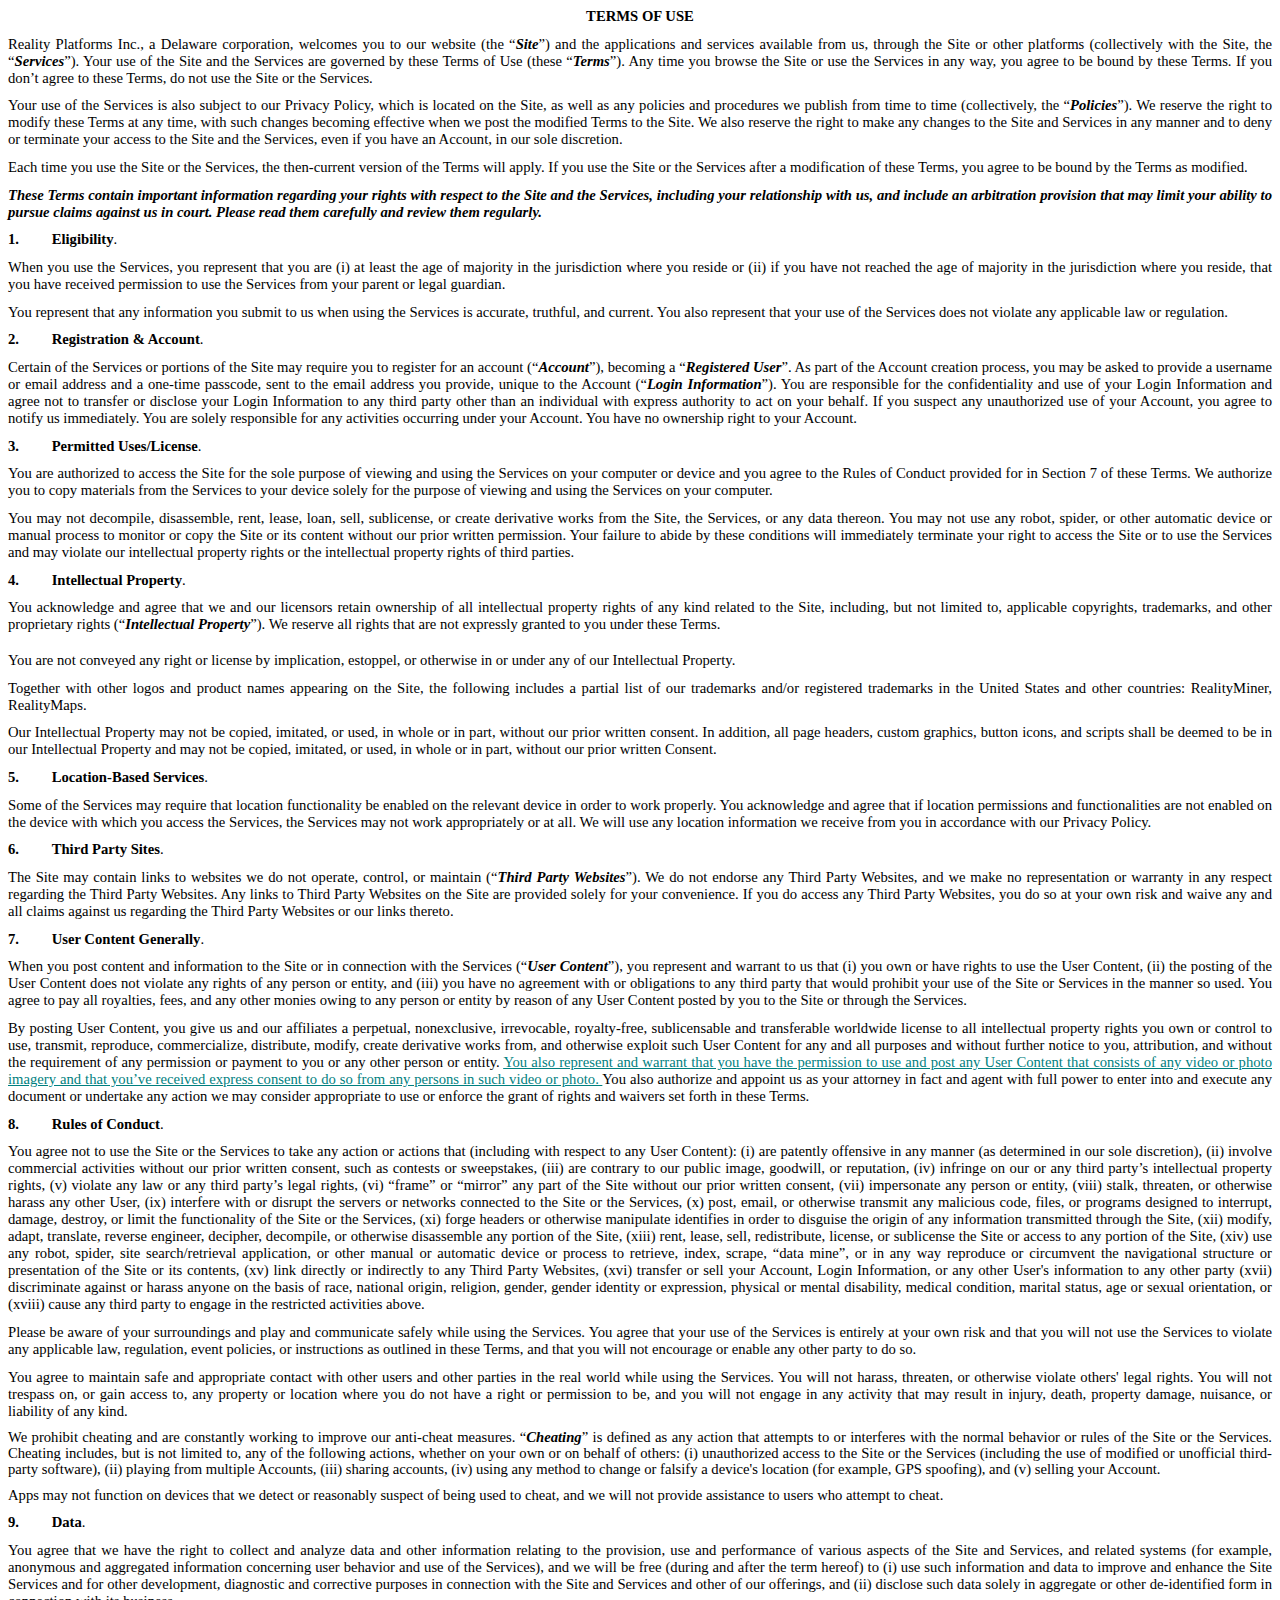
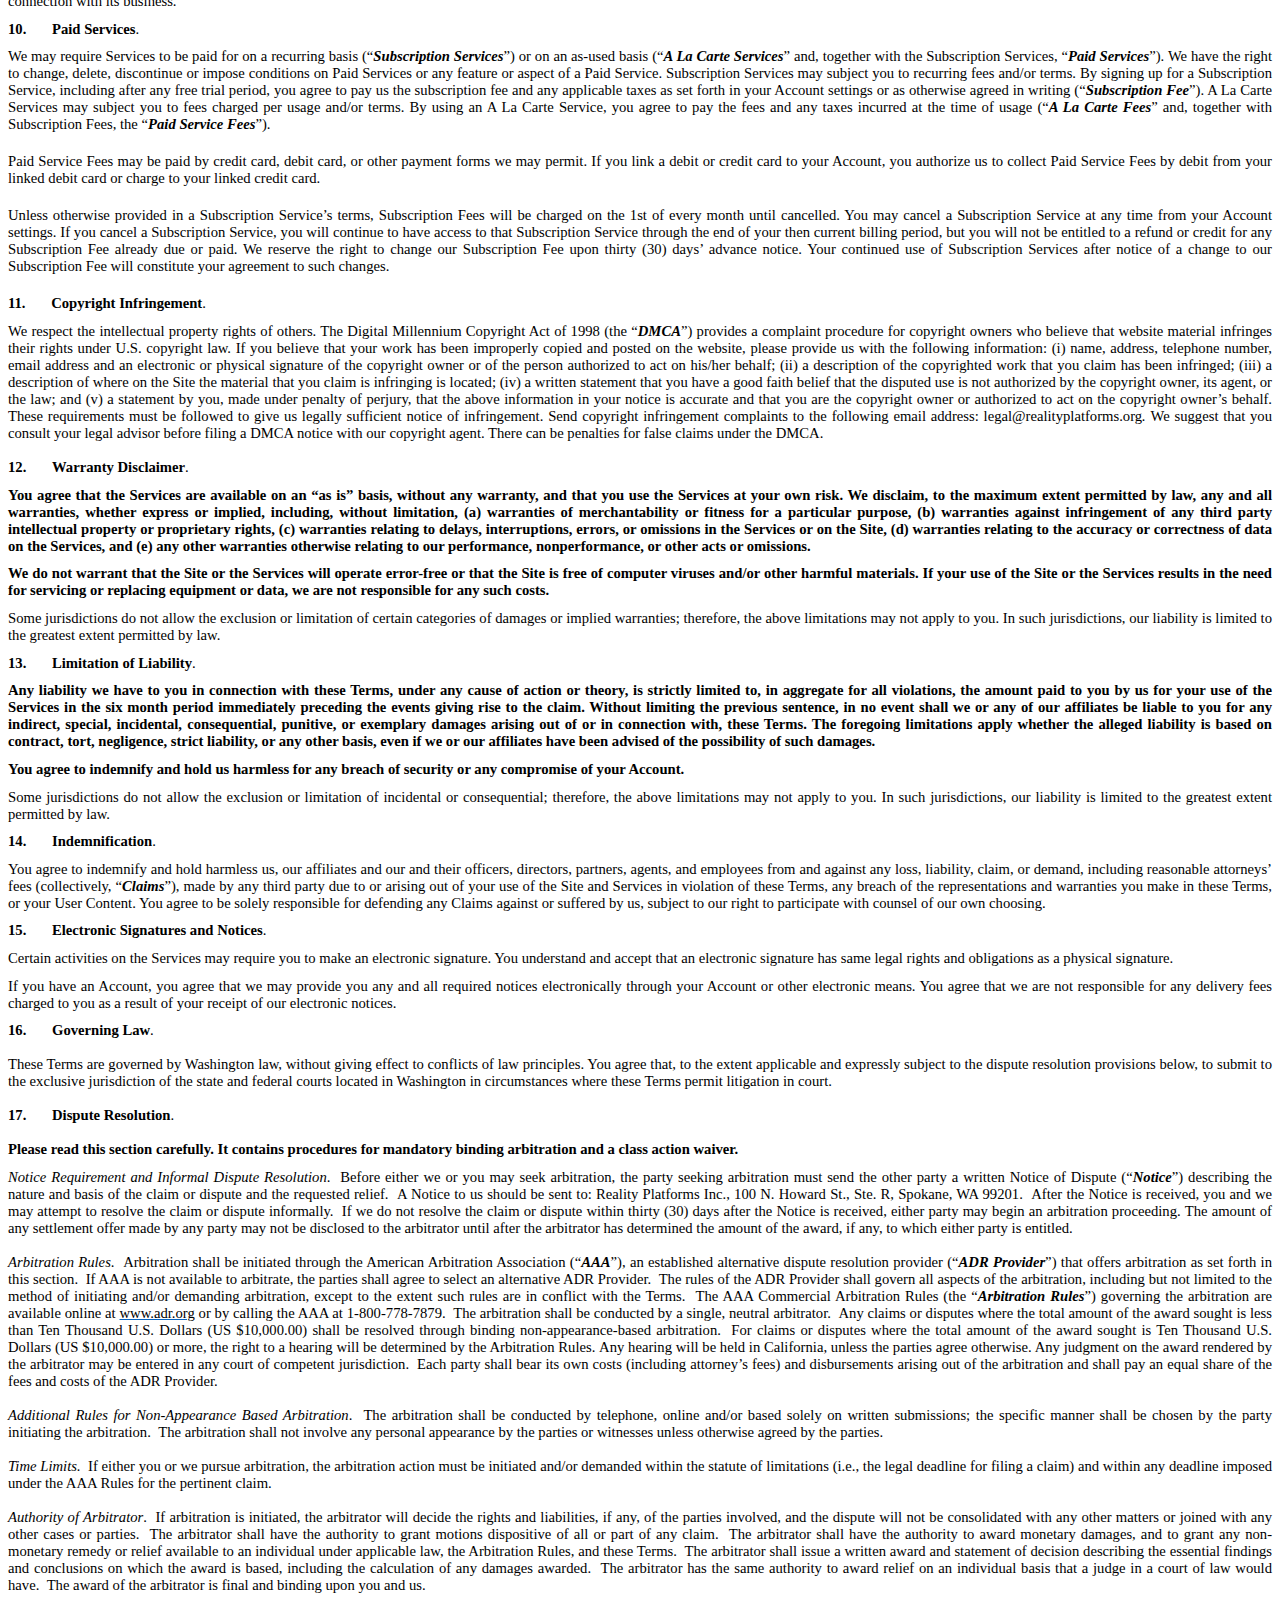
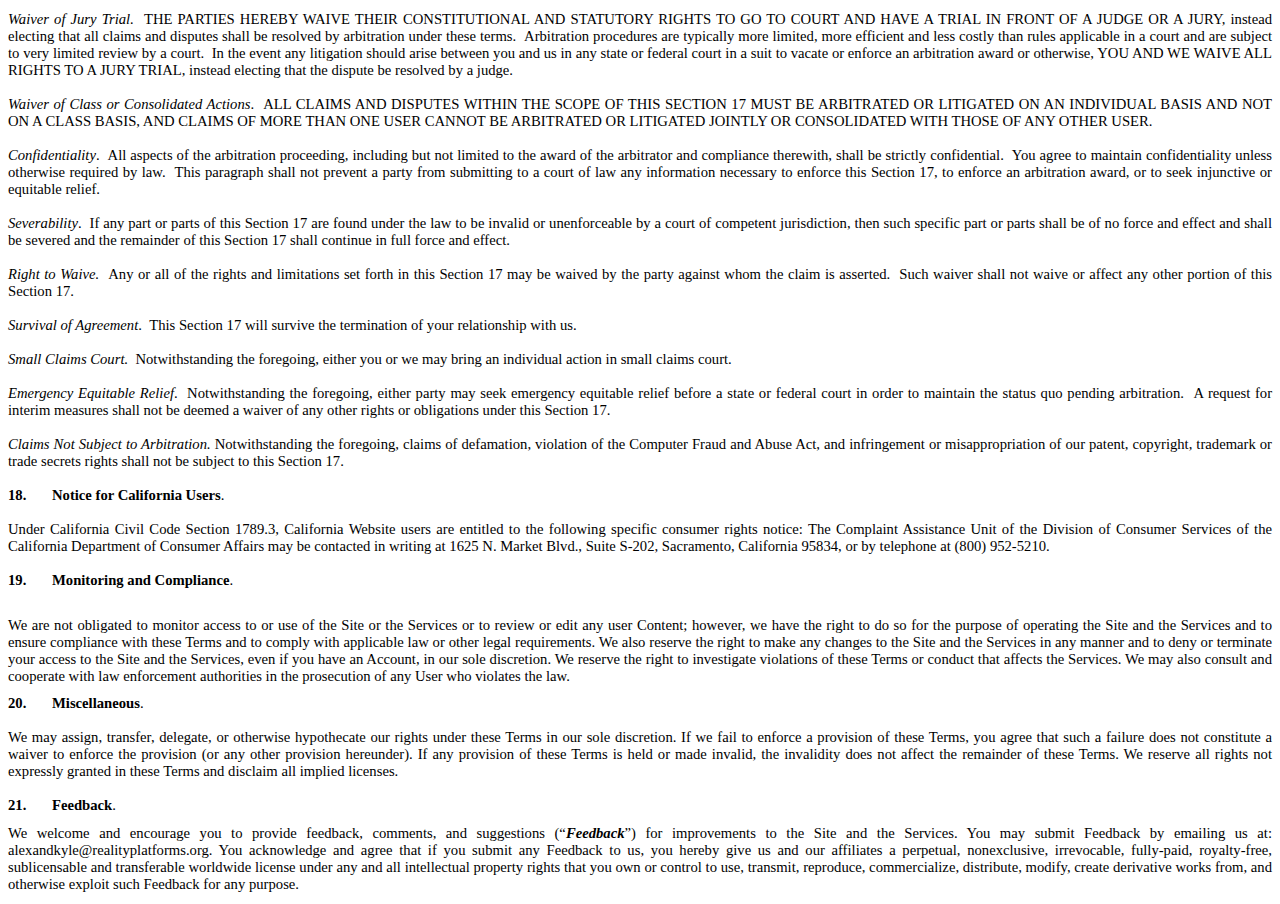
<file: terms.html>
<html xmlns:v="urn:schemas-microsoft-com:vml"
xmlns:o="urn:schemas-microsoft-com:office:office"
xmlns:w="urn:schemas-microsoft-com:office:word"
xmlns:m="http://schemas.microsoft.com/office/2004/12/omml"
xmlns="http://www.w3.org/TR/REC-html40">

<head>
<meta http-equiv=Content-Type content="text/html; charset=utf-8">
<meta name=ProgId content=Word.Document>
<meta name=Generator content="Microsoft Word 15">
<meta name=Originator content="Microsoft Word 15">
<link rel=File-List href="Terms%20of%20Use%20.fld/filelist.xml">
<!--[if gte mso 9]><xml>
 <o:OfficeDocumentSettings>
  <o:AllowPNG/>
 </o:OfficeDocumentSettings>
</xml><![endif]-->
<link rel=themeData href="Terms%20of%20Use%20.fld/themedata.thmx">
<link rel=colorSchemeMapping
href="Terms%20of%20Use%20.fld/colorschememapping.xml">
<!--[if gte mso 9]><xml>
 <w:WordDocument>
  <w:SpellingState>Clean</w:SpellingState>
  <w:TrackRevisions/>
  <w:TrackMoves>false</w:TrackMoves>
  <w:TrackFormatting/>
  <w:PunctuationKerning/>
  <w:ValidateAgainstSchemas/>
  <w:SaveIfXMLInvalid>false</w:SaveIfXMLInvalid>
  <w:IgnoreMixedContent>false</w:IgnoreMixedContent>
  <w:AlwaysShowPlaceholderText>false</w:AlwaysShowPlaceholderText>
  <w:DoNotPromoteQF/>
  <w:LidThemeOther>EN-US</w:LidThemeOther>
  <w:LidThemeAsian>X-NONE</w:LidThemeAsian>
  <w:LidThemeComplexScript>X-NONE</w:LidThemeComplexScript>
  <w:Compatibility>
   <w:BreakWrappedTables/>
   <w:SnapToGridInCell/>
   <w:WrapTextWithPunct/>
   <w:UseAsianBreakRules/>
   <w:DontGrowAutofit/>
   <w:SplitPgBreakAndParaMark/>
   <w:EnableOpenTypeKerning/>
   <w:DontFlipMirrorIndents/>
   <w:OverrideTableStyleHps/>
  </w:Compatibility>
  <m:mathPr>
   <m:mathFont m:val="Cambria Math"/>
   <m:brkBin m:val="before"/>
   <m:brkBinSub m:val="&#45;-"/>
   <m:smallFrac m:val="off"/>
   <m:dispDef/>
   <m:lMargin m:val="0"/>
   <m:rMargin m:val="0"/>
   <m:defJc m:val="centerGroup"/>
   <m:wrapIndent m:val="1440"/>
   <m:intLim m:val="subSup"/>
   <m:naryLim m:val="undOvr"/>
  </m:mathPr></w:WordDocument>
</xml><![endif]--><!--[if gte mso 9]><xml>
 <w:LatentStyles DefLockedState="false" DefUnhideWhenUsed="false"
  DefSemiHidden="false" DefQFormat="false" DefPriority="99"
  LatentStyleCount="376">
  <w:LsdException Locked="false" Priority="0" QFormat="true" Name="Normal"/>
  <w:LsdException Locked="false" Priority="9" QFormat="true" Name="heading 1"/>
  <w:LsdException Locked="false" Priority="9" SemiHidden="true"
   UnhideWhenUsed="true" QFormat="true" Name="heading 2"/>
  <w:LsdException Locked="false" Priority="9" SemiHidden="true"
   UnhideWhenUsed="true" QFormat="true" Name="heading 3"/>
  <w:LsdException Locked="false" Priority="9" SemiHidden="true"
   UnhideWhenUsed="true" QFormat="true" Name="heading 4"/>
  <w:LsdException Locked="false" Priority="9" SemiHidden="true"
   UnhideWhenUsed="true" QFormat="true" Name="heading 5"/>
  <w:LsdException Locked="false" Priority="9" SemiHidden="true"
   UnhideWhenUsed="true" QFormat="true" Name="heading 6"/>
  <w:LsdException Locked="false" Priority="9" SemiHidden="true"
   UnhideWhenUsed="true" QFormat="true" Name="heading 7"/>
  <w:LsdException Locked="false" Priority="9" SemiHidden="true"
   UnhideWhenUsed="true" QFormat="true" Name="heading 8"/>
  <w:LsdException Locked="false" Priority="9" SemiHidden="true"
   UnhideWhenUsed="true" QFormat="true" Name="heading 9"/>
  <w:LsdException Locked="false" SemiHidden="true" UnhideWhenUsed="true"
   Name="index 1"/>
  <w:LsdException Locked="false" SemiHidden="true" UnhideWhenUsed="true"
   Name="index 2"/>
  <w:LsdException Locked="false" SemiHidden="true" UnhideWhenUsed="true"
   Name="index 3"/>
  <w:LsdException Locked="false" SemiHidden="true" UnhideWhenUsed="true"
   Name="index 4"/>
  <w:LsdException Locked="false" SemiHidden="true" UnhideWhenUsed="true"
   Name="index 5"/>
  <w:LsdException Locked="false" SemiHidden="true" UnhideWhenUsed="true"
   Name="index 6"/>
  <w:LsdException Locked="false" SemiHidden="true" UnhideWhenUsed="true"
   Name="index 7"/>
  <w:LsdException Locked="false" SemiHidden="true" UnhideWhenUsed="true"
   Name="index 8"/>
  <w:LsdException Locked="false" SemiHidden="true" UnhideWhenUsed="true"
   Name="index 9"/>
  <w:LsdException Locked="false" Priority="39" SemiHidden="true"
   UnhideWhenUsed="true" Name="toc 1"/>
  <w:LsdException Locked="false" Priority="39" SemiHidden="true"
   UnhideWhenUsed="true" Name="toc 2"/>
  <w:LsdException Locked="false" Priority="39" SemiHidden="true"
   UnhideWhenUsed="true" Name="toc 3"/>
  <w:LsdException Locked="false" Priority="39" SemiHidden="true"
   UnhideWhenUsed="true" Name="toc 4"/>
  <w:LsdException Locked="false" Priority="39" SemiHidden="true"
   UnhideWhenUsed="true" Name="toc 5"/>
  <w:LsdException Locked="false" Priority="39" SemiHidden="true"
   UnhideWhenUsed="true" Name="toc 6"/>
  <w:LsdException Locked="false" Priority="39" SemiHidden="true"
   UnhideWhenUsed="true" Name="toc 7"/>
  <w:LsdException Locked="false" Priority="39" SemiHidden="true"
   UnhideWhenUsed="true" Name="toc 8"/>
  <w:LsdException Locked="false" Priority="39" SemiHidden="true"
   UnhideWhenUsed="true" Name="toc 9"/>
  <w:LsdException Locked="false" SemiHidden="true" UnhideWhenUsed="true"
   Name="Normal Indent"/>
  <w:LsdException Locked="false" SemiHidden="true" UnhideWhenUsed="true"
   Name="footnote text"/>
  <w:LsdException Locked="false" SemiHidden="true" UnhideWhenUsed="true"
   Name="annotation text"/>
  <w:LsdException Locked="false" SemiHidden="true" UnhideWhenUsed="true"
   Name="header"/>
  <w:LsdException Locked="false" SemiHidden="true" UnhideWhenUsed="true"
   Name="footer"/>
  <w:LsdException Locked="false" SemiHidden="true" UnhideWhenUsed="true"
   Name="index heading"/>
  <w:LsdException Locked="false" Priority="35" SemiHidden="true"
   UnhideWhenUsed="true" QFormat="true" Name="caption"/>
  <w:LsdException Locked="false" SemiHidden="true" UnhideWhenUsed="true"
   Name="table of figures"/>
  <w:LsdException Locked="false" SemiHidden="true" UnhideWhenUsed="true"
   Name="envelope address"/>
  <w:LsdException Locked="false" SemiHidden="true" UnhideWhenUsed="true"
   Name="envelope return"/>
  <w:LsdException Locked="false" SemiHidden="true" UnhideWhenUsed="true"
   Name="footnote reference"/>
  <w:LsdException Locked="false" SemiHidden="true" UnhideWhenUsed="true"
   Name="annotation reference"/>
  <w:LsdException Locked="false" SemiHidden="true" UnhideWhenUsed="true"
   Name="line number"/>
  <w:LsdException Locked="false" SemiHidden="true" UnhideWhenUsed="true"
   Name="page number"/>
  <w:LsdException Locked="false" SemiHidden="true" UnhideWhenUsed="true"
   Name="endnote reference"/>
  <w:LsdException Locked="false" SemiHidden="true" UnhideWhenUsed="true"
   Name="endnote text"/>
  <w:LsdException Locked="false" SemiHidden="true" UnhideWhenUsed="true"
   Name="table of authorities"/>
  <w:LsdException Locked="false" SemiHidden="true" UnhideWhenUsed="true"
   Name="macro"/>
  <w:LsdException Locked="false" SemiHidden="true" UnhideWhenUsed="true"
   Name="toa heading"/>
  <w:LsdException Locked="false" SemiHidden="true" UnhideWhenUsed="true"
   Name="List"/>
  <w:LsdException Locked="false" SemiHidden="true" UnhideWhenUsed="true"
   Name="List Bullet"/>
  <w:LsdException Locked="false" SemiHidden="true" UnhideWhenUsed="true"
   Name="List Number"/>
  <w:LsdException Locked="false" SemiHidden="true" UnhideWhenUsed="true"
   Name="List 2"/>
  <w:LsdException Locked="false" SemiHidden="true" UnhideWhenUsed="true"
   Name="List 3"/>
  <w:LsdException Locked="false" SemiHidden="true" UnhideWhenUsed="true"
   Name="List 4"/>
  <w:LsdException Locked="false" SemiHidden="true" UnhideWhenUsed="true"
   Name="List 5"/>
  <w:LsdException Locked="false" SemiHidden="true" UnhideWhenUsed="true"
   Name="List Bullet 2"/>
  <w:LsdException Locked="false" SemiHidden="true" UnhideWhenUsed="true"
   Name="List Bullet 3"/>
  <w:LsdException Locked="false" SemiHidden="true" UnhideWhenUsed="true"
   Name="List Bullet 4"/>
  <w:LsdException Locked="false" SemiHidden="true" UnhideWhenUsed="true"
   Name="List Bullet 5"/>
  <w:LsdException Locked="false" SemiHidden="true" UnhideWhenUsed="true"
   Name="List Number 2"/>
  <w:LsdException Locked="false" SemiHidden="true" UnhideWhenUsed="true"
   Name="List Number 3"/>
  <w:LsdException Locked="false" SemiHidden="true" UnhideWhenUsed="true"
   Name="List Number 4"/>
  <w:LsdException Locked="false" SemiHidden="true" UnhideWhenUsed="true"
   Name="List Number 5"/>
  <w:LsdException Locked="false" Priority="10" QFormat="true" Name="Title"/>
  <w:LsdException Locked="false" SemiHidden="true" UnhideWhenUsed="true"
   Name="Closing"/>
  <w:LsdException Locked="false" SemiHidden="true" UnhideWhenUsed="true"
   Name="Signature"/>
  <w:LsdException Locked="false" Priority="1" SemiHidden="true"
   UnhideWhenUsed="true" Name="Default Paragraph Font"/>
  <w:LsdException Locked="false" Priority="0" SemiHidden="true"
   UnhideWhenUsed="true" Name="Body Text"/>
  <w:LsdException Locked="false" SemiHidden="true" UnhideWhenUsed="true"
   Name="Body Text Indent"/>
  <w:LsdException Locked="false" SemiHidden="true" UnhideWhenUsed="true"
   Name="List Continue"/>
  <w:LsdException Locked="false" SemiHidden="true" UnhideWhenUsed="true"
   Name="List Continue 2"/>
  <w:LsdException Locked="false" SemiHidden="true" UnhideWhenUsed="true"
   Name="List Continue 3"/>
  <w:LsdException Locked="false" SemiHidden="true" UnhideWhenUsed="true"
   Name="List Continue 4"/>
  <w:LsdException Locked="false" SemiHidden="true" UnhideWhenUsed="true"
   Name="List Continue 5"/>
  <w:LsdException Locked="false" SemiHidden="true" UnhideWhenUsed="true"
   Name="Message Header"/>
  <w:LsdException Locked="false" Priority="11" QFormat="true" Name="Subtitle"/>
  <w:LsdException Locked="false" SemiHidden="true" UnhideWhenUsed="true"
   Name="Salutation"/>
  <w:LsdException Locked="false" SemiHidden="true" UnhideWhenUsed="true"
   Name="Date"/>
  <w:LsdException Locked="false" SemiHidden="true" UnhideWhenUsed="true"
   Name="Body Text First Indent"/>
  <w:LsdException Locked="false" SemiHidden="true" UnhideWhenUsed="true"
   Name="Body Text First Indent 2"/>
  <w:LsdException Locked="false" SemiHidden="true" UnhideWhenUsed="true"
   Name="Note Heading"/>
  <w:LsdException Locked="false" SemiHidden="true" UnhideWhenUsed="true"
   Name="Body Text 2"/>
  <w:LsdException Locked="false" SemiHidden="true" UnhideWhenUsed="true"
   Name="Body Text 3"/>
  <w:LsdException Locked="false" SemiHidden="true" UnhideWhenUsed="true"
   Name="Body Text Indent 2"/>
  <w:LsdException Locked="false" SemiHidden="true" UnhideWhenUsed="true"
   Name="Body Text Indent 3"/>
  <w:LsdException Locked="false" SemiHidden="true" UnhideWhenUsed="true"
   Name="Block Text"/>
  <w:LsdException Locked="false" SemiHidden="true" UnhideWhenUsed="true"
   Name="Hyperlink"/>
  <w:LsdException Locked="false" SemiHidden="true" UnhideWhenUsed="true"
   Name="FollowedHyperlink"/>
  <w:LsdException Locked="false" Priority="22" QFormat="true" Name="Strong"/>
  <w:LsdException Locked="false" Priority="20" QFormat="true" Name="Emphasis"/>
  <w:LsdException Locked="false" SemiHidden="true" UnhideWhenUsed="true"
   Name="Document Map"/>
  <w:LsdException Locked="false" SemiHidden="true" UnhideWhenUsed="true"
   Name="Plain Text"/>
  <w:LsdException Locked="false" SemiHidden="true" UnhideWhenUsed="true"
   Name="E-mail Signature"/>
  <w:LsdException Locked="false" SemiHidden="true" UnhideWhenUsed="true"
   Name="HTML Top of Form"/>
  <w:LsdException Locked="false" SemiHidden="true" UnhideWhenUsed="true"
   Name="HTML Bottom of Form"/>
  <w:LsdException Locked="false" SemiHidden="true" UnhideWhenUsed="true"
   Name="Normal (Web)"/>
  <w:LsdException Locked="false" SemiHidden="true" UnhideWhenUsed="true"
   Name="HTML Acronym"/>
  <w:LsdException Locked="false" SemiHidden="true" UnhideWhenUsed="true"
   Name="HTML Address"/>
  <w:LsdException Locked="false" SemiHidden="true" UnhideWhenUsed="true"
   Name="HTML Cite"/>
  <w:LsdException Locked="false" SemiHidden="true" UnhideWhenUsed="true"
   Name="HTML Code"/>
  <w:LsdException Locked="false" SemiHidden="true" UnhideWhenUsed="true"
   Name="HTML Definition"/>
  <w:LsdException Locked="false" SemiHidden="true" UnhideWhenUsed="true"
   Name="HTML Keyboard"/>
  <w:LsdException Locked="false" SemiHidden="true" UnhideWhenUsed="true"
   Name="HTML Preformatted"/>
  <w:LsdException Locked="false" SemiHidden="true" UnhideWhenUsed="true"
   Name="HTML Sample"/>
  <w:LsdException Locked="false" SemiHidden="true" UnhideWhenUsed="true"
   Name="HTML Typewriter"/>
  <w:LsdException Locked="false" SemiHidden="true" UnhideWhenUsed="true"
   Name="HTML Variable"/>
  <w:LsdException Locked="false" SemiHidden="true" UnhideWhenUsed="true"
   Name="Normal Table"/>
  <w:LsdException Locked="false" SemiHidden="true" UnhideWhenUsed="true"
   Name="annotation subject"/>
  <w:LsdException Locked="false" SemiHidden="true" UnhideWhenUsed="true"
   Name="No List"/>
  <w:LsdException Locked="false" SemiHidden="true" UnhideWhenUsed="true"
   Name="Outline List 1"/>
  <w:LsdException Locked="false" SemiHidden="true" UnhideWhenUsed="true"
   Name="Outline List 2"/>
  <w:LsdException Locked="false" SemiHidden="true" UnhideWhenUsed="true"
   Name="Outline List 3"/>
  <w:LsdException Locked="false" SemiHidden="true" UnhideWhenUsed="true"
   Name="Table Simple 1"/>
  <w:LsdException Locked="false" SemiHidden="true" UnhideWhenUsed="true"
   Name="Table Simple 2"/>
  <w:LsdException Locked="false" SemiHidden="true" UnhideWhenUsed="true"
   Name="Table Simple 3"/>
  <w:LsdException Locked="false" SemiHidden="true" UnhideWhenUsed="true"
   Name="Table Classic 1"/>
  <w:LsdException Locked="false" SemiHidden="true" UnhideWhenUsed="true"
   Name="Table Classic 2"/>
  <w:LsdException Locked="false" SemiHidden="true" UnhideWhenUsed="true"
   Name="Table Classic 3"/>
  <w:LsdException Locked="false" SemiHidden="true" UnhideWhenUsed="true"
   Name="Table Classic 4"/>
  <w:LsdException Locked="false" SemiHidden="true" UnhideWhenUsed="true"
   Name="Table Colorful 1"/>
  <w:LsdException Locked="false" SemiHidden="true" UnhideWhenUsed="true"
   Name="Table Colorful 2"/>
  <w:LsdException Locked="false" SemiHidden="true" UnhideWhenUsed="true"
   Name="Table Colorful 3"/>
  <w:LsdException Locked="false" SemiHidden="true" UnhideWhenUsed="true"
   Name="Table Columns 1"/>
  <w:LsdException Locked="false" SemiHidden="true" UnhideWhenUsed="true"
   Name="Table Columns 2"/>
  <w:LsdException Locked="false" SemiHidden="true" UnhideWhenUsed="true"
   Name="Table Columns 3"/>
  <w:LsdException Locked="false" SemiHidden="true" UnhideWhenUsed="true"
   Name="Table Columns 4"/>
  <w:LsdException Locked="false" SemiHidden="true" UnhideWhenUsed="true"
   Name="Table Columns 5"/>
  <w:LsdException Locked="false" SemiHidden="true" UnhideWhenUsed="true"
   Name="Table Grid 1"/>
  <w:LsdException Locked="false" SemiHidden="true" UnhideWhenUsed="true"
   Name="Table Grid 2"/>
  <w:LsdException Locked="false" SemiHidden="true" UnhideWhenUsed="true"
   Name="Table Grid 3"/>
  <w:LsdException Locked="false" SemiHidden="true" UnhideWhenUsed="true"
   Name="Table Grid 4"/>
  <w:LsdException Locked="false" SemiHidden="true" UnhideWhenUsed="true"
   Name="Table Grid 5"/>
  <w:LsdException Locked="false" SemiHidden="true" UnhideWhenUsed="true"
   Name="Table Grid 6"/>
  <w:LsdException Locked="false" SemiHidden="true" UnhideWhenUsed="true"
   Name="Table Grid 7"/>
  <w:LsdException Locked="false" SemiHidden="true" UnhideWhenUsed="true"
   Name="Table Grid 8"/>
  <w:LsdException Locked="false" SemiHidden="true" UnhideWhenUsed="true"
   Name="Table List 1"/>
  <w:LsdException Locked="false" SemiHidden="true" UnhideWhenUsed="true"
   Name="Table List 2"/>
  <w:LsdException Locked="false" SemiHidden="true" UnhideWhenUsed="true"
   Name="Table List 3"/>
  <w:LsdException Locked="false" SemiHidden="true" UnhideWhenUsed="true"
   Name="Table List 4"/>
  <w:LsdException Locked="false" SemiHidden="true" UnhideWhenUsed="true"
   Name="Table List 5"/>
  <w:LsdException Locked="false" SemiHidden="true" UnhideWhenUsed="true"
   Name="Table List 6"/>
  <w:LsdException Locked="false" SemiHidden="true" UnhideWhenUsed="true"
   Name="Table List 7"/>
  <w:LsdException Locked="false" SemiHidden="true" UnhideWhenUsed="true"
   Name="Table List 8"/>
  <w:LsdException Locked="false" SemiHidden="true" UnhideWhenUsed="true"
   Name="Table 3D effects 1"/>
  <w:LsdException Locked="false" SemiHidden="true" UnhideWhenUsed="true"
   Name="Table 3D effects 2"/>
  <w:LsdException Locked="false" SemiHidden="true" UnhideWhenUsed="true"
   Name="Table 3D effects 3"/>
  <w:LsdException Locked="false" SemiHidden="true" UnhideWhenUsed="true"
   Name="Table Contemporary"/>
  <w:LsdException Locked="false" SemiHidden="true" UnhideWhenUsed="true"
   Name="Table Elegant"/>
  <w:LsdException Locked="false" SemiHidden="true" UnhideWhenUsed="true"
   Name="Table Professional"/>
  <w:LsdException Locked="false" SemiHidden="true" UnhideWhenUsed="true"
   Name="Table Subtle 1"/>
  <w:LsdException Locked="false" SemiHidden="true" UnhideWhenUsed="true"
   Name="Table Subtle 2"/>
  <w:LsdException Locked="false" SemiHidden="true" UnhideWhenUsed="true"
   Name="Table Web 1"/>
  <w:LsdException Locked="false" SemiHidden="true" UnhideWhenUsed="true"
   Name="Table Web 2"/>
  <w:LsdException Locked="false" SemiHidden="true" UnhideWhenUsed="true"
   Name="Table Web 3"/>
  <w:LsdException Locked="false" SemiHidden="true" UnhideWhenUsed="true"
   Name="Balloon Text"/>
  <w:LsdException Locked="false" Priority="39" Name="Table Grid"/>
  <w:LsdException Locked="false" SemiHidden="true" UnhideWhenUsed="true"
   Name="Table Theme"/>
  <w:LsdException Locked="false" SemiHidden="true" Name="Placeholder Text"/>
  <w:LsdException Locked="false" Priority="1" QFormat="true" Name="No Spacing"/>
  <w:LsdException Locked="false" Priority="60" Name="Light Shading"/>
  <w:LsdException Locked="false" Priority="61" Name="Light List"/>
  <w:LsdException Locked="false" Priority="62" Name="Light Grid"/>
  <w:LsdException Locked="false" Priority="63" Name="Medium Shading 1"/>
  <w:LsdException Locked="false" Priority="64" Name="Medium Shading 2"/>
  <w:LsdException Locked="false" Priority="65" Name="Medium List 1"/>
  <w:LsdException Locked="false" Priority="66" Name="Medium List 2"/>
  <w:LsdException Locked="false" Priority="67" Name="Medium Grid 1"/>
  <w:LsdException Locked="false" Priority="68" Name="Medium Grid 2"/>
  <w:LsdException Locked="false" Priority="69" Name="Medium Grid 3"/>
  <w:LsdException Locked="false" Priority="70" Name="Dark List"/>
  <w:LsdException Locked="false" Priority="71" Name="Colorful Shading"/>
  <w:LsdException Locked="false" Priority="72" Name="Colorful List"/>
  <w:LsdException Locked="false" Priority="73" Name="Colorful Grid"/>
  <w:LsdException Locked="false" Priority="60" Name="Light Shading Accent 1"/>
  <w:LsdException Locked="false" Priority="61" Name="Light List Accent 1"/>
  <w:LsdException Locked="false" Priority="62" Name="Light Grid Accent 1"/>
  <w:LsdException Locked="false" Priority="63" Name="Medium Shading 1 Accent 1"/>
  <w:LsdException Locked="false" Priority="64" Name="Medium Shading 2 Accent 1"/>
  <w:LsdException Locked="false" Priority="65" Name="Medium List 1 Accent 1"/>
  <w:LsdException Locked="false" SemiHidden="true" Name="Revision"/>
  <w:LsdException Locked="false" Priority="34" QFormat="true"
   Name="List Paragraph"/>
  <w:LsdException Locked="false" Priority="29" QFormat="true" Name="Quote"/>
  <w:LsdException Locked="false" Priority="30" QFormat="true"
   Name="Intense Quote"/>
  <w:LsdException Locked="false" Priority="66" Name="Medium List 2 Accent 1"/>
  <w:LsdException Locked="false" Priority="67" Name="Medium Grid 1 Accent 1"/>
  <w:LsdException Locked="false" Priority="68" Name="Medium Grid 2 Accent 1"/>
  <w:LsdException Locked="false" Priority="69" Name="Medium Grid 3 Accent 1"/>
  <w:LsdException Locked="false" Priority="70" Name="Dark List Accent 1"/>
  <w:LsdException Locked="false" Priority="71" Name="Colorful Shading Accent 1"/>
  <w:LsdException Locked="false" Priority="72" Name="Colorful List Accent 1"/>
  <w:LsdException Locked="false" Priority="73" Name="Colorful Grid Accent 1"/>
  <w:LsdException Locked="false" Priority="60" Name="Light Shading Accent 2"/>
  <w:LsdException Locked="false" Priority="61" Name="Light List Accent 2"/>
  <w:LsdException Locked="false" Priority="62" Name="Light Grid Accent 2"/>
  <w:LsdException Locked="false" Priority="63" Name="Medium Shading 1 Accent 2"/>
  <w:LsdException Locked="false" Priority="64" Name="Medium Shading 2 Accent 2"/>
  <w:LsdException Locked="false" Priority="65" Name="Medium List 1 Accent 2"/>
  <w:LsdException Locked="false" Priority="66" Name="Medium List 2 Accent 2"/>
  <w:LsdException Locked="false" Priority="67" Name="Medium Grid 1 Accent 2"/>
  <w:LsdException Locked="false" Priority="68" Name="Medium Grid 2 Accent 2"/>
  <w:LsdException Locked="false" Priority="69" Name="Medium Grid 3 Accent 2"/>
  <w:LsdException Locked="false" Priority="70" Name="Dark List Accent 2"/>
  <w:LsdException Locked="false" Priority="71" Name="Colorful Shading Accent 2"/>
  <w:LsdException Locked="false" Priority="72" Name="Colorful List Accent 2"/>
  <w:LsdException Locked="false" Priority="73" Name="Colorful Grid Accent 2"/>
  <w:LsdException Locked="false" Priority="60" Name="Light Shading Accent 3"/>
  <w:LsdException Locked="false" Priority="61" Name="Light List Accent 3"/>
  <w:LsdException Locked="false" Priority="62" Name="Light Grid Accent 3"/>
  <w:LsdException Locked="false" Priority="63" Name="Medium Shading 1 Accent 3"/>
  <w:LsdException Locked="false" Priority="64" Name="Medium Shading 2 Accent 3"/>
  <w:LsdException Locked="false" Priority="65" Name="Medium List 1 Accent 3"/>
  <w:LsdException Locked="false" Priority="66" Name="Medium List 2 Accent 3"/>
  <w:LsdException Locked="false" Priority="67" Name="Medium Grid 1 Accent 3"/>
  <w:LsdException Locked="false" Priority="68" Name="Medium Grid 2 Accent 3"/>
  <w:LsdException Locked="false" Priority="69" Name="Medium Grid 3 Accent 3"/>
  <w:LsdException Locked="false" Priority="70" Name="Dark List Accent 3"/>
  <w:LsdException Locked="false" Priority="71" Name="Colorful Shading Accent 3"/>
  <w:LsdException Locked="false" Priority="72" Name="Colorful List Accent 3"/>
  <w:LsdException Locked="false" Priority="73" Name="Colorful Grid Accent 3"/>
  <w:LsdException Locked="false" Priority="60" Name="Light Shading Accent 4"/>
  <w:LsdException Locked="false" Priority="61" Name="Light List Accent 4"/>
  <w:LsdException Locked="false" Priority="62" Name="Light Grid Accent 4"/>
  <w:LsdException Locked="false" Priority="63" Name="Medium Shading 1 Accent 4"/>
  <w:LsdException Locked="false" Priority="64" Name="Medium Shading 2 Accent 4"/>
  <w:LsdException Locked="false" Priority="65" Name="Medium List 1 Accent 4"/>
  <w:LsdException Locked="false" Priority="66" Name="Medium List 2 Accent 4"/>
  <w:LsdException Locked="false" Priority="67" Name="Medium Grid 1 Accent 4"/>
  <w:LsdException Locked="false" Priority="68" Name="Medium Grid 2 Accent 4"/>
  <w:LsdException Locked="false" Priority="69" Name="Medium Grid 3 Accent 4"/>
  <w:LsdException Locked="false" Priority="70" Name="Dark List Accent 4"/>
  <w:LsdException Locked="false" Priority="71" Name="Colorful Shading Accent 4"/>
  <w:LsdException Locked="false" Priority="72" Name="Colorful List Accent 4"/>
  <w:LsdException Locked="false" Priority="73" Name="Colorful Grid Accent 4"/>
  <w:LsdException Locked="false" Priority="60" Name="Light Shading Accent 5"/>
  <w:LsdException Locked="false" Priority="61" Name="Light List Accent 5"/>
  <w:LsdException Locked="false" Priority="62" Name="Light Grid Accent 5"/>
  <w:LsdException Locked="false" Priority="63" Name="Medium Shading 1 Accent 5"/>
  <w:LsdException Locked="false" Priority="64" Name="Medium Shading 2 Accent 5"/>
  <w:LsdException Locked="false" Priority="65" Name="Medium List 1 Accent 5"/>
  <w:LsdException Locked="false" Priority="66" Name="Medium List 2 Accent 5"/>
  <w:LsdException Locked="false" Priority="67" Name="Medium Grid 1 Accent 5"/>
  <w:LsdException Locked="false" Priority="68" Name="Medium Grid 2 Accent 5"/>
  <w:LsdException Locked="false" Priority="69" Name="Medium Grid 3 Accent 5"/>
  <w:LsdException Locked="false" Priority="70" Name="Dark List Accent 5"/>
  <w:LsdException Locked="false" Priority="71" Name="Colorful Shading Accent 5"/>
  <w:LsdException Locked="false" Priority="72" Name="Colorful List Accent 5"/>
  <w:LsdException Locked="false" Priority="73" Name="Colorful Grid Accent 5"/>
  <w:LsdException Locked="false" Priority="60" Name="Light Shading Accent 6"/>
  <w:LsdException Locked="false" Priority="61" Name="Light List Accent 6"/>
  <w:LsdException Locked="false" Priority="62" Name="Light Grid Accent 6"/>
  <w:LsdException Locked="false" Priority="63" Name="Medium Shading 1 Accent 6"/>
  <w:LsdException Locked="false" Priority="64" Name="Medium Shading 2 Accent 6"/>
  <w:LsdException Locked="false" Priority="65" Name="Medium List 1 Accent 6"/>
  <w:LsdException Locked="false" Priority="66" Name="Medium List 2 Accent 6"/>
  <w:LsdException Locked="false" Priority="67" Name="Medium Grid 1 Accent 6"/>
  <w:LsdException Locked="false" Priority="68" Name="Medium Grid 2 Accent 6"/>
  <w:LsdException Locked="false" Priority="69" Name="Medium Grid 3 Accent 6"/>
  <w:LsdException Locked="false" Priority="70" Name="Dark List Accent 6"/>
  <w:LsdException Locked="false" Priority="71" Name="Colorful Shading Accent 6"/>
  <w:LsdException Locked="false" Priority="72" Name="Colorful List Accent 6"/>
  <w:LsdException Locked="false" Priority="73" Name="Colorful Grid Accent 6"/>
  <w:LsdException Locked="false" Priority="19" QFormat="true"
   Name="Subtle Emphasis"/>
  <w:LsdException Locked="false" Priority="21" QFormat="true"
   Name="Intense Emphasis"/>
  <w:LsdException Locked="false" Priority="31" QFormat="true"
   Name="Subtle Reference"/>
  <w:LsdException Locked="false" Priority="32" QFormat="true"
   Name="Intense Reference"/>
  <w:LsdException Locked="false" Priority="33" QFormat="true" Name="Book Title"/>
  <w:LsdException Locked="false" Priority="37" SemiHidden="true"
   UnhideWhenUsed="true" Name="Bibliography"/>
  <w:LsdException Locked="false" Priority="39" SemiHidden="true"
   UnhideWhenUsed="true" QFormat="true" Name="TOC Heading"/>
  <w:LsdException Locked="false" Priority="41" Name="Plain Table 1"/>
  <w:LsdException Locked="false" Priority="42" Name="Plain Table 2"/>
  <w:LsdException Locked="false" Priority="43" Name="Plain Table 3"/>
  <w:LsdException Locked="false" Priority="44" Name="Plain Table 4"/>
  <w:LsdException Locked="false" Priority="45" Name="Plain Table 5"/>
  <w:LsdException Locked="false" Priority="40" Name="Grid Table Light"/>
  <w:LsdException Locked="false" Priority="46" Name="Grid Table 1 Light"/>
  <w:LsdException Locked="false" Priority="47" Name="Grid Table 2"/>
  <w:LsdException Locked="false" Priority="48" Name="Grid Table 3"/>
  <w:LsdException Locked="false" Priority="49" Name="Grid Table 4"/>
  <w:LsdException Locked="false" Priority="50" Name="Grid Table 5 Dark"/>
  <w:LsdException Locked="false" Priority="51" Name="Grid Table 6 Colorful"/>
  <w:LsdException Locked="false" Priority="52" Name="Grid Table 7 Colorful"/>
  <w:LsdException Locked="false" Priority="46"
   Name="Grid Table 1 Light Accent 1"/>
  <w:LsdException Locked="false" Priority="47" Name="Grid Table 2 Accent 1"/>
  <w:LsdException Locked="false" Priority="48" Name="Grid Table 3 Accent 1"/>
  <w:LsdException Locked="false" Priority="49" Name="Grid Table 4 Accent 1"/>
  <w:LsdException Locked="false" Priority="50" Name="Grid Table 5 Dark Accent 1"/>
  <w:LsdException Locked="false" Priority="51"
   Name="Grid Table 6 Colorful Accent 1"/>
  <w:LsdException Locked="false" Priority="52"
   Name="Grid Table 7 Colorful Accent 1"/>
  <w:LsdException Locked="false" Priority="46"
   Name="Grid Table 1 Light Accent 2"/>
  <w:LsdException Locked="false" Priority="47" Name="Grid Table 2 Accent 2"/>
  <w:LsdException Locked="false" Priority="48" Name="Grid Table 3 Accent 2"/>
  <w:LsdException Locked="false" Priority="49" Name="Grid Table 4 Accent 2"/>
  <w:LsdException Locked="false" Priority="50" Name="Grid Table 5 Dark Accent 2"/>
  <w:LsdException Locked="false" Priority="51"
   Name="Grid Table 6 Colorful Accent 2"/>
  <w:LsdException Locked="false" Priority="52"
   Name="Grid Table 7 Colorful Accent 2"/>
  <w:LsdException Locked="false" Priority="46"
   Name="Grid Table 1 Light Accent 3"/>
  <w:LsdException Locked="false" Priority="47" Name="Grid Table 2 Accent 3"/>
  <w:LsdException Locked="false" Priority="48" Name="Grid Table 3 Accent 3"/>
  <w:LsdException Locked="false" Priority="49" Name="Grid Table 4 Accent 3"/>
  <w:LsdException Locked="false" Priority="50" Name="Grid Table 5 Dark Accent 3"/>
  <w:LsdException Locked="false" Priority="51"
   Name="Grid Table 6 Colorful Accent 3"/>
  <w:LsdException Locked="false" Priority="52"
   Name="Grid Table 7 Colorful Accent 3"/>
  <w:LsdException Locked="false" Priority="46"
   Name="Grid Table 1 Light Accent 4"/>
  <w:LsdException Locked="false" Priority="47" Name="Grid Table 2 Accent 4"/>
  <w:LsdException Locked="false" Priority="48" Name="Grid Table 3 Accent 4"/>
  <w:LsdException Locked="false" Priority="49" Name="Grid Table 4 Accent 4"/>
  <w:LsdException Locked="false" Priority="50" Name="Grid Table 5 Dark Accent 4"/>
  <w:LsdException Locked="false" Priority="51"
   Name="Grid Table 6 Colorful Accent 4"/>
  <w:LsdException Locked="false" Priority="52"
   Name="Grid Table 7 Colorful Accent 4"/>
  <w:LsdException Locked="false" Priority="46"
   Name="Grid Table 1 Light Accent 5"/>
  <w:LsdException Locked="false" Priority="47" Name="Grid Table 2 Accent 5"/>
  <w:LsdException Locked="false" Priority="48" Name="Grid Table 3 Accent 5"/>
  <w:LsdException Locked="false" Priority="49" Name="Grid Table 4 Accent 5"/>
  <w:LsdException Locked="false" Priority="50" Name="Grid Table 5 Dark Accent 5"/>
  <w:LsdException Locked="false" Priority="51"
   Name="Grid Table 6 Colorful Accent 5"/>
  <w:LsdException Locked="false" Priority="52"
   Name="Grid Table 7 Colorful Accent 5"/>
  <w:LsdException Locked="false" Priority="46"
   Name="Grid Table 1 Light Accent 6"/>
  <w:LsdException Locked="false" Priority="47" Name="Grid Table 2 Accent 6"/>
  <w:LsdException Locked="false" Priority="48" Name="Grid Table 3 Accent 6"/>
  <w:LsdException Locked="false" Priority="49" Name="Grid Table 4 Accent 6"/>
  <w:LsdException Locked="false" Priority="50" Name="Grid Table 5 Dark Accent 6"/>
  <w:LsdException Locked="false" Priority="51"
   Name="Grid Table 6 Colorful Accent 6"/>
  <w:LsdException Locked="false" Priority="52"
   Name="Grid Table 7 Colorful Accent 6"/>
  <w:LsdException Locked="false" Priority="46" Name="List Table 1 Light"/>
  <w:LsdException Locked="false" Priority="47" Name="List Table 2"/>
  <w:LsdException Locked="false" Priority="48" Name="List Table 3"/>
  <w:LsdException Locked="false" Priority="49" Name="List Table 4"/>
  <w:LsdException Locked="false" Priority="50" Name="List Table 5 Dark"/>
  <w:LsdException Locked="false" Priority="51" Name="List Table 6 Colorful"/>
  <w:LsdException Locked="false" Priority="52" Name="List Table 7 Colorful"/>
  <w:LsdException Locked="false" Priority="46"
   Name="List Table 1 Light Accent 1"/>
  <w:LsdException Locked="false" Priority="47" Name="List Table 2 Accent 1"/>
  <w:LsdException Locked="false" Priority="48" Name="List Table 3 Accent 1"/>
  <w:LsdException Locked="false" Priority="49" Name="List Table 4 Accent 1"/>
  <w:LsdException Locked="false" Priority="50" Name="List Table 5 Dark Accent 1"/>
  <w:LsdException Locked="false" Priority="51"
   Name="List Table 6 Colorful Accent 1"/>
  <w:LsdException Locked="false" Priority="52"
   Name="List Table 7 Colorful Accent 1"/>
  <w:LsdException Locked="false" Priority="46"
   Name="List Table 1 Light Accent 2"/>
  <w:LsdException Locked="false" Priority="47" Name="List Table 2 Accent 2"/>
  <w:LsdException Locked="false" Priority="48" Name="List Table 3 Accent 2"/>
  <w:LsdException Locked="false" Priority="49" Name="List Table 4 Accent 2"/>
  <w:LsdException Locked="false" Priority="50" Name="List Table 5 Dark Accent 2"/>
  <w:LsdException Locked="false" Priority="51"
   Name="List Table 6 Colorful Accent 2"/>
  <w:LsdException Locked="false" Priority="52"
   Name="List Table 7 Colorful Accent 2"/>
  <w:LsdException Locked="false" Priority="46"
   Name="List Table 1 Light Accent 3"/>
  <w:LsdException Locked="false" Priority="47" Name="List Table 2 Accent 3"/>
  <w:LsdException Locked="false" Priority="48" Name="List Table 3 Accent 3"/>
  <w:LsdException Locked="false" Priority="49" Name="List Table 4 Accent 3"/>
  <w:LsdException Locked="false" Priority="50" Name="List Table 5 Dark Accent 3"/>
  <w:LsdException Locked="false" Priority="51"
   Name="List Table 6 Colorful Accent 3"/>
  <w:LsdException Locked="false" Priority="52"
   Name="List Table 7 Colorful Accent 3"/>
  <w:LsdException Locked="false" Priority="46"
   Name="List Table 1 Light Accent 4"/>
  <w:LsdException Locked="false" Priority="47" Name="List Table 2 Accent 4"/>
  <w:LsdException Locked="false" Priority="48" Name="List Table 3 Accent 4"/>
  <w:LsdException Locked="false" Priority="49" Name="List Table 4 Accent 4"/>
  <w:LsdException Locked="false" Priority="50" Name="List Table 5 Dark Accent 4"/>
  <w:LsdException Locked="false" Priority="51"
   Name="List Table 6 Colorful Accent 4"/>
  <w:LsdException Locked="false" Priority="52"
   Name="List Table 7 Colorful Accent 4"/>
  <w:LsdException Locked="false" Priority="46"
   Name="List Table 1 Light Accent 5"/>
  <w:LsdException Locked="false" Priority="47" Name="List Table 2 Accent 5"/>
  <w:LsdException Locked="false" Priority="48" Name="List Table 3 Accent 5"/>
  <w:LsdException Locked="false" Priority="49" Name="List Table 4 Accent 5"/>
  <w:LsdException Locked="false" Priority="50" Name="List Table 5 Dark Accent 5"/>
  <w:LsdException Locked="false" Priority="51"
   Name="List Table 6 Colorful Accent 5"/>
  <w:LsdException Locked="false" Priority="52"
   Name="List Table 7 Colorful Accent 5"/>
  <w:LsdException Locked="false" Priority="46"
   Name="List Table 1 Light Accent 6"/>
  <w:LsdException Locked="false" Priority="47" Name="List Table 2 Accent 6"/>
  <w:LsdException Locked="false" Priority="48" Name="List Table 3 Accent 6"/>
  <w:LsdException Locked="false" Priority="49" Name="List Table 4 Accent 6"/>
  <w:LsdException Locked="false" Priority="50" Name="List Table 5 Dark Accent 6"/>
  <w:LsdException Locked="false" Priority="51"
   Name="List Table 6 Colorful Accent 6"/>
  <w:LsdException Locked="false" Priority="52"
   Name="List Table 7 Colorful Accent 6"/>
  <w:LsdException Locked="false" SemiHidden="true" UnhideWhenUsed="true"
   Name="Mention"/>
  <w:LsdException Locked="false" SemiHidden="true" UnhideWhenUsed="true"
   Name="Smart Hyperlink"/>
  <w:LsdException Locked="false" SemiHidden="true" UnhideWhenUsed="true"
   Name="Hashtag"/>
  <w:LsdException Locked="false" SemiHidden="true" UnhideWhenUsed="true"
   Name="Unresolved Mention"/>
  <w:LsdException Locked="false" SemiHidden="true" UnhideWhenUsed="true"
   Name="Smart Link"/>
 </w:LatentStyles>
</xml><![endif]-->
<style>
<!--
 /* Font Definitions */
 @font-face
	{font-family:"Cambria Math";
	panose-1:2 4 5 3 5 4 6 3 2 4;
	mso-font-charset:0;
	mso-generic-font-family:roman;
	mso-font-pitch:variable;
	mso-font-signature:-536870145 1107305727 0 0 415 0;}
@font-face
	{font-family:Calibri;
	panose-1:2 15 5 2 2 2 4 3 2 4;
	mso-font-charset:0;
	mso-generic-font-family:swiss;
	mso-font-pitch:variable;
	mso-font-signature:-469750017 -1073732485 9 0 511 0;}
@font-face
	{font-family:"Segoe UI";
	panose-1:2 11 5 2 4 2 4 2 2 3;
	mso-font-charset:0;
	mso-generic-font-family:swiss;
	mso-font-pitch:variable;
	mso-font-signature:-469750017 -1073683329 9 0 511 0;}
@font-face
	{font-family:"Helvetica Neue";
	panose-1:2 0 5 3 0 0 0 2 0 4;
	mso-font-charset:0;
	mso-generic-font-family:auto;
	mso-font-pitch:variable;
	mso-font-signature:-452984065 1342208475 16 0 1 0;}
@font-face
	{font-family:"Liberation Serif";
	panose-1:2 11 6 4 2 2 2 2 2 4;
	mso-font-alt:"Yu Mincho Demibold";
	mso-font-charset:128;
	mso-generic-font-family:roman;
	mso-font-pitch:variable;
	mso-font-signature:-536859905 -1073711037 9 0 511 0;}
@font-face
	{font-family:"Liberation Sans";
	panose-1:2 11 6 4 2 2 2 2 2 4;
	mso-font-alt:"Times New Roman";
	mso-font-charset:0;
	mso-generic-font-family:roman;
	mso-font-pitch:auto;
	mso-font-signature:0 0 0 0 0 0;}
@font-face
	{font-family:"\@Liberation Serif";
	mso-font-charset:128;
	mso-generic-font-family:roman;
	mso-font-pitch:variable;
	mso-font-signature:-536859905 -1073711037 9 0 511 0;}
 /* Style Definitions */
 p.MsoNormal, li.MsoNormal, div.MsoNormal
	{mso-style-unhide:no;
	mso-style-qformat:yes;
	mso-style-parent:"";
	margin-top:0in;
	margin-right:0in;
	margin-bottom:8.0pt;
	margin-left:0in;
	line-height:107%;
	mso-pagination:widow-orphan;
	font-size:11.0pt;
	font-family:"Calibri",sans-serif;
	mso-ascii-font-family:Calibri;
	mso-ascii-theme-font:minor-latin;
	mso-fareast-font-family:Calibri;
	mso-fareast-theme-font:minor-latin;
	mso-hansi-font-family:Calibri;
	mso-hansi-theme-font:minor-latin;
	mso-bidi-font-family:"Times New Roman";
	mso-bidi-theme-font:minor-bidi;}
p.MsoCommentText, li.MsoCommentText, div.MsoCommentText
	{mso-style-priority:99;
	mso-style-link:"Comment Text Char";
	margin-top:0in;
	margin-right:0in;
	margin-bottom:8.0pt;
	margin-left:0in;
	mso-pagination:widow-orphan;
	font-size:10.0pt;
	font-family:"Calibri",sans-serif;
	mso-ascii-font-family:Calibri;
	mso-ascii-theme-font:minor-latin;
	mso-fareast-font-family:Calibri;
	mso-fareast-theme-font:minor-latin;
	mso-hansi-font-family:Calibri;
	mso-hansi-theme-font:minor-latin;
	mso-bidi-font-family:"Times New Roman";
	mso-bidi-theme-font:minor-bidi;}
span.MsoCommentReference
	{mso-style-noshow:yes;
	mso-style-priority:99;
	mso-ansi-font-size:8.0pt;
	mso-bidi-font-size:8.0pt;}
p.MsoBodyText, li.MsoBodyText, div.MsoBodyText
	{mso-style-unhide:no;
	mso-style-link:"Body Text Char";
	margin-top:0in;
	margin-right:0in;
	margin-bottom:12.0pt;
	margin-left:0in;
	text-indent:.5in;
	mso-pagination:none;
	font-size:12.0pt;
	font-family:"Times New Roman",serif;
	mso-fareast-font-family:"Times New Roman";}
a:link, span.MsoHyperlink
	{mso-style-priority:99;
	color:#0563C1;
	mso-themecolor:hyperlink;
	text-decoration:underline;
	text-underline:single;}
a:visited, span.MsoHyperlinkFollowed
	{mso-style-noshow:yes;
	mso-style-priority:99;
	color:#954F72;
	mso-themecolor:followedhyperlink;
	text-decoration:underline;
	text-underline:single;}
p
	{mso-style-priority:99;
	mso-margin-top-alt:auto;
	margin-right:0in;
	mso-margin-bottom-alt:auto;
	margin-left:0in;
	mso-pagination:widow-orphan;
	font-size:12.0pt;
	font-family:"Times New Roman",serif;
	mso-fareast-font-family:"Times New Roman";}
p.MsoCommentSubject, li.MsoCommentSubject, div.MsoCommentSubject
	{mso-style-noshow:yes;
	mso-style-priority:99;
	mso-style-parent:"Comment Text";
	mso-style-link:"Comment Subject Char";
	mso-style-next:"Comment Text";
	margin-top:0in;
	margin-right:0in;
	margin-bottom:8.0pt;
	margin-left:0in;
	mso-pagination:widow-orphan;
	font-size:10.0pt;
	font-family:"Calibri",sans-serif;
	mso-ascii-font-family:Calibri;
	mso-ascii-theme-font:minor-latin;
	mso-fareast-font-family:Calibri;
	mso-fareast-theme-font:minor-latin;
	mso-hansi-font-family:Calibri;
	mso-hansi-theme-font:minor-latin;
	mso-bidi-font-family:"Times New Roman";
	mso-bidi-theme-font:minor-bidi;
	font-weight:bold;}
p.MsoAcetate, li.MsoAcetate, div.MsoAcetate
	{mso-style-noshow:yes;
	mso-style-priority:99;
	mso-style-link:"Balloon Text Char";
	margin:0in;
	mso-pagination:widow-orphan;
	font-size:9.0pt;
	font-family:"Segoe UI",sans-serif;
	mso-fareast-font-family:Calibri;
	mso-fareast-theme-font:minor-latin;}
p.MsoRMPane, li.MsoRMPane, div.MsoRMPane
	{mso-style-noshow:yes;
	mso-style-priority:99;
	mso-style-unhide:no;
	mso-style-parent:"";
	margin:0in;
	mso-pagination:widow-orphan;
	font-size:11.0pt;
	font-family:"Calibri",sans-serif;
	mso-ascii-font-family:Calibri;
	mso-ascii-theme-font:minor-latin;
	mso-fareast-font-family:Calibri;
	mso-fareast-theme-font:minor-latin;
	mso-hansi-font-family:Calibri;
	mso-hansi-theme-font:minor-latin;
	mso-bidi-font-family:"Times New Roman";
	mso-bidi-theme-font:minor-bidi;}
p.MsoListParagraph, li.MsoListParagraph, div.MsoListParagraph
	{mso-style-priority:34;
	mso-style-unhide:no;
	mso-style-qformat:yes;
	margin-top:0in;
	margin-right:0in;
	margin-bottom:8.0pt;
	margin-left:.5in;
	mso-add-space:auto;
	line-height:107%;
	mso-pagination:widow-orphan;
	font-size:11.0pt;
	font-family:"Calibri",sans-serif;
	mso-ascii-font-family:Calibri;
	mso-ascii-theme-font:minor-latin;
	mso-fareast-font-family:Calibri;
	mso-fareast-theme-font:minor-latin;
	mso-hansi-font-family:Calibri;
	mso-hansi-theme-font:minor-latin;
	mso-bidi-font-family:"Times New Roman";
	mso-bidi-theme-font:minor-bidi;}
p.MsoListParagraphCxSpFirst, li.MsoListParagraphCxSpFirst, div.MsoListParagraphCxSpFirst
	{mso-style-priority:34;
	mso-style-unhide:no;
	mso-style-qformat:yes;
	mso-style-type:export-only;
	margin-top:0in;
	margin-right:0in;
	margin-bottom:0in;
	margin-left:.5in;
	mso-add-space:auto;
	line-height:107%;
	mso-pagination:widow-orphan;
	font-size:11.0pt;
	font-family:"Calibri",sans-serif;
	mso-ascii-font-family:Calibri;
	mso-ascii-theme-font:minor-latin;
	mso-fareast-font-family:Calibri;
	mso-fareast-theme-font:minor-latin;
	mso-hansi-font-family:Calibri;
	mso-hansi-theme-font:minor-latin;
	mso-bidi-font-family:"Times New Roman";
	mso-bidi-theme-font:minor-bidi;}
p.MsoListParagraphCxSpMiddle, li.MsoListParagraphCxSpMiddle, div.MsoListParagraphCxSpMiddle
	{mso-style-priority:34;
	mso-style-unhide:no;
	mso-style-qformat:yes;
	mso-style-type:export-only;
	margin-top:0in;
	margin-right:0in;
	margin-bottom:0in;
	margin-left:.5in;
	mso-add-space:auto;
	line-height:107%;
	mso-pagination:widow-orphan;
	font-size:11.0pt;
	font-family:"Calibri",sans-serif;
	mso-ascii-font-family:Calibri;
	mso-ascii-theme-font:minor-latin;
	mso-fareast-font-family:Calibri;
	mso-fareast-theme-font:minor-latin;
	mso-hansi-font-family:Calibri;
	mso-hansi-theme-font:minor-latin;
	mso-bidi-font-family:"Times New Roman";
	mso-bidi-theme-font:minor-bidi;}
p.MsoListParagraphCxSpLast, li.MsoListParagraphCxSpLast, div.MsoListParagraphCxSpLast
	{mso-style-priority:34;
	mso-style-unhide:no;
	mso-style-qformat:yes;
	mso-style-type:export-only;
	margin-top:0in;
	margin-right:0in;
	margin-bottom:8.0pt;
	margin-left:.5in;
	mso-add-space:auto;
	line-height:107%;
	mso-pagination:widow-orphan;
	font-size:11.0pt;
	font-family:"Calibri",sans-serif;
	mso-ascii-font-family:Calibri;
	mso-ascii-theme-font:minor-latin;
	mso-fareast-font-family:Calibri;
	mso-fareast-theme-font:minor-latin;
	mso-hansi-font-family:Calibri;
	mso-hansi-theme-font:minor-latin;
	mso-bidi-font-family:"Times New Roman";
	mso-bidi-theme-font:minor-bidi;}
span.apple-converted-space
	{mso-style-name:apple-converted-space;
	mso-style-unhide:no;}
p.p7, li.p7, div.p7
	{mso-style-name:p7;
	mso-style-unhide:no;
	mso-margin-top-alt:auto;
	margin-right:0in;
	mso-margin-bottom-alt:auto;
	margin-left:0in;
	mso-pagination:widow-orphan;
	font-size:12.0pt;
	font-family:"Times New Roman",serif;
	mso-fareast-font-family:"Times New Roman";}
span.s1
	{mso-style-name:s1;
	mso-style-unhide:no;}
span.s2
	{mso-style-name:s2;
	mso-style-unhide:no;}
span.BalloonTextChar
	{mso-style-name:"Balloon Text Char";
	mso-style-noshow:yes;
	mso-style-priority:99;
	mso-style-unhide:no;
	mso-style-locked:yes;
	mso-style-link:"Balloon Text";
	mso-ansi-font-size:9.0pt;
	mso-bidi-font-size:9.0pt;
	font-family:"Segoe UI",sans-serif;
	mso-ascii-font-family:"Segoe UI";
	mso-hansi-font-family:"Segoe UI";
	mso-bidi-font-family:"Segoe UI";}
span.CommentTextChar
	{mso-style-name:"Comment Text Char";
	mso-style-priority:99;
	mso-style-unhide:no;
	mso-style-locked:yes;
	mso-style-link:"Comment Text";
	mso-ansi-font-size:10.0pt;
	mso-bidi-font-size:10.0pt;}
span.CommentSubjectChar
	{mso-style-name:"Comment Subject Char";
	mso-style-noshow:yes;
	mso-style-priority:99;
	mso-style-unhide:no;
	mso-style-locked:yes;
	mso-style-parent:"Comment Text Char";
	mso-style-link:"Comment Subject";
	mso-ansi-font-size:10.0pt;
	mso-bidi-font-size:10.0pt;
	font-weight:bold;}
span.BodyTextChar
	{mso-style-name:"Body Text Char";
	mso-style-unhide:no;
	mso-style-locked:yes;
	mso-style-link:"Body Text";
	mso-ansi-font-size:12.0pt;
	mso-bidi-font-size:12.0pt;
	font-family:"Times New Roman",serif;
	mso-ascii-font-family:"Times New Roman";
	mso-fareast-font-family:"Times New Roman";
	mso-hansi-font-family:"Times New Roman";
	mso-bidi-font-family:"Times New Roman";}
p.Default, li.Default, div.Default
	{mso-style-name:Default;
	mso-style-unhide:no;
	mso-style-parent:"";
	margin:0in;
	mso-pagination:widow-orphan;
	font-size:11.0pt;
	font-family:"Helvetica Neue";
	mso-fareast-font-family:"Helvetica Neue";
	mso-bidi-font-family:"Helvetica Neue";
	color:black;
	border:none;}
p.Textbody, li.Textbody, div.Textbody
	{mso-style-name:"Text body";
	mso-style-unhide:no;
	margin-top:0in;
	margin-right:0in;
	margin-bottom:14.15pt;
	margin-left:0in;
	line-height:107%;
	mso-pagination:none;
	mso-hyphenate:none;
	font-size:12.0pt;
	font-family:"Liberation Serif",serif;
	mso-fareast-font-family:"Liberation Sans";
	mso-bidi-font-family:"Liberation Sans";
	mso-fareast-language:ZH-CN;
	mso-bidi-language:HI;}
span.StrongEmphasis
	{mso-style-name:"Strong Emphasis";
	mso-style-unhide:no;
	mso-style-parent:"";
	font-weight:bold;}
span.msoIns
	{mso-style-type:export-only;
	mso-style-name:"";
	text-decoration:underline;
	text-underline:single;
	color:teal;}
span.SpellE
	{mso-style-name:"";
	mso-spl-e:yes;}
.MsoChpDefault
	{mso-style-type:export-only;
	mso-default-props:yes;
	font-size:11.0pt;
	mso-ansi-font-size:11.0pt;
	mso-bidi-font-size:11.0pt;
	mso-ascii-font-family:Calibri;
	mso-ascii-theme-font:minor-latin;
	mso-fareast-font-family:Calibri;
	mso-fareast-theme-font:minor-latin;
	mso-hansi-font-family:Calibri;
	mso-hansi-theme-font:minor-latin;
	mso-bidi-font-family:"Times New Roman";
	mso-bidi-theme-font:minor-bidi;
	mso-font-kerning:0pt;
	mso-ligatures:none;}
.MsoPapDefault
	{mso-style-type:export-only;
	margin-bottom:8.0pt;
	line-height:107%;}
@page WordSection1
	{size:8.5in 11.0in;
	margin:1.0in 1.0in 1.0in 1.0in;
	mso-header-margin:.5in;
	mso-footer-margin:.5in;
	mso-paper-source:0;}
div.WordSection1
	{page:WordSection1;}
 /* List Definitions */
 @list l0
	{mso-list-id:1719746936;
	mso-list-type:hybrid;
	mso-list-template-ids:-250815178 432415222 67698713 67698715 67698703 67698713 67698715 67698703 67698713 67698715;}
@list l0:level1
	{mso-level-tab-stop:none;
	mso-level-number-position:left;
	text-indent:-.25in;
	mso-ansi-font-weight:bold;}
@list l0:level2
	{mso-level-number-format:alpha-lower;
	mso-level-tab-stop:none;
	mso-level-number-position:left;
	text-indent:-.25in;}
@list l0:level3
	{mso-level-number-format:roman-lower;
	mso-level-tab-stop:none;
	mso-level-number-position:right;
	text-indent:-9.0pt;}
@list l0:level4
	{mso-level-tab-stop:none;
	mso-level-number-position:left;
	text-indent:-.25in;}
@list l0:level5
	{mso-level-number-format:alpha-lower;
	mso-level-tab-stop:none;
	mso-level-number-position:left;
	text-indent:-.25in;}
@list l0:level6
	{mso-level-number-format:roman-lower;
	mso-level-tab-stop:none;
	mso-level-number-position:right;
	text-indent:-9.0pt;}
@list l0:level7
	{mso-level-tab-stop:none;
	mso-level-number-position:left;
	text-indent:-.25in;}
@list l0:level8
	{mso-level-number-format:alpha-lower;
	mso-level-tab-stop:none;
	mso-level-number-position:left;
	text-indent:-.25in;}
@list l0:level9
	{mso-level-number-format:roman-lower;
	mso-level-tab-stop:none;
	mso-level-number-position:right;
	text-indent:-9.0pt;}
ol
	{margin-bottom:0in;}
ul
	{margin-bottom:0in;}
-->
</style>
<!--[if gte mso 10]>
<style>
 /* Style Definitions */
 table.MsoNormalTable
	{mso-style-name:"Table Normal";
	mso-tstyle-rowband-size:0;
	mso-tstyle-colband-size:0;
	mso-style-noshow:yes;
	mso-style-priority:99;
	mso-style-parent:"";
	mso-padding-alt:0in 5.4pt 0in 5.4pt;
	mso-para-margin-top:0in;
	mso-para-margin-right:0in;
	mso-para-margin-bottom:8.0pt;
	mso-para-margin-left:0in;
	line-height:107%;
	mso-pagination:widow-orphan;
	font-size:11.0pt;
	font-family:"Calibri",sans-serif;
	mso-ascii-font-family:Calibri;
	mso-ascii-theme-font:minor-latin;
	mso-hansi-font-family:Calibri;
	mso-hansi-theme-font:minor-latin;
	mso-bidi-font-family:"Times New Roman";
	mso-bidi-theme-font:minor-bidi;}
</style>
<![endif]--><!--[if gte mso 9]><xml>
 <o:shapedefaults v:ext="edit" spidmax="1026"/>
</xml><![endif]--><!--[if gte mso 9]><xml>
 <o:shapelayout v:ext="edit">
  <o:idmap v:ext="edit" data="1"/>
 </o:shapelayout></xml><![endif]-->
</head>

<body lang=EN-US link="#0563C1" vlink="#954F72" style='tab-interval:.5in;
word-wrap:break-word'>

<div class=WordSection1>

<p class=MsoNormal align=center style='text-align:center;line-height:normal'><b
style='mso-bidi-font-weight:normal'><span style='font-family:"Times New Roman",serif'>TERMS
OF USE<o:p></o:p></span></b></p>

<p class=MsoNormal style='text-align:justify;line-height:normal'><span
style='font-family:"Times New Roman",serif'>Reality Platforms Inc., a Delaware
corporation, welcomes you to our website (the “<b style='mso-bidi-font-weight:
normal'><i style='mso-bidi-font-style:normal'>Site</i></b>”)<b
style='mso-bidi-font-weight:normal'><i style='mso-bidi-font-style:normal'> </i></b>and
the applications and services available from us, through the Site or other
platforms (collectively with the Site, the “<b style='mso-bidi-font-weight:
normal'><i style='mso-bidi-font-style:normal'>Services</i></b>”). Your use of
the Site and the Services are governed by these Terms of Use (these “<b
style='mso-bidi-font-weight:normal'><i style='mso-bidi-font-style:normal'>Terms</i></b>”).
Any time you browse the Site or use the Services in any way, you agree to be
bound by these Terms. If you don’t agree to these Terms, do not use the Site or
the Services.<o:p></o:p></span></p>

<p class=MsoNormal style='text-align:justify;line-height:normal'><span
style='font-family:"Times New Roman",serif'>Your use of the Services is also
subject to our Privacy Policy, which is located on the Site, as well as any
policies and procedures we publish from time to time (collectively, the “<b
style='mso-bidi-font-weight:normal'><i style='mso-bidi-font-style:normal'>Policies</i></b>”).
We reserve the right to modify these Terms at any time, with such changes
becoming effective when we post the modified Terms to the Site. We also reserve
the right to make any changes to the Site and Services in any manner and to
deny or terminate your access to the Site and the Services, even if you have an
Account, in our sole discretion.<o:p></o:p></span></p>

<p class=MsoNormal style='text-align:justify;line-height:normal'><span
style='font-family:"Times New Roman",serif'>Each time you use the Site or the
Services, the then-current version of the Terms will apply. If you use the Site
or the Services after a modification of these Terms, you agree to be bound by
the Terms as modified.<o:p></o:p></span></p>

<p class=MsoNormal style='text-align:justify;line-height:normal'><b
style='mso-bidi-font-weight:normal'><i style='mso-bidi-font-style:normal'><span
style='font-family:"Times New Roman",serif'>These Terms contain important
information regarding your rights with respect to the Site and the Services,
including your relationship with us, and include an arbitration provision that
may limit your ability to pursue claims against us in court. Please read them
carefully and review them regularly.<o:p></o:p></span></i></b></p>

<p class=MsoListParagraph style='text-align:justify;text-indent:-.5in;
line-height:normal;mso-list:l0 level1 lfo1'><![if !supportLists]><b
style='mso-bidi-font-weight:normal'><span style='font-family:"Times New Roman",serif;
mso-fareast-font-family:"Times New Roman"'><span style='mso-list:Ignore'>1.<span
style='font:7.0pt "Times New Roman"'>&nbsp;&nbsp;&nbsp;&nbsp;&nbsp;&nbsp;&nbsp;&nbsp;&nbsp;&nbsp;&nbsp;&nbsp;&nbsp;
</span></span></span></b><![endif]><b style='mso-bidi-font-weight:normal'><span
style='font-family:"Times New Roman",serif'>Eligibility</span></b><span
style='font-family:"Times New Roman",serif'>. <o:p></o:p></span></p>

<p class=MsoNormal style='text-align:justify;line-height:normal'><span
style='font-family:"Times New Roman",serif'>When you use the Services, you
represent that you are (<span class=SpellE>i</span>) at least the age of
majority in the jurisdiction where you reside or (ii) if you have not reached
the age of majority in the jurisdiction where you reside, that you have
received permission to use the Services from your parent or legal guardian. <o:p></o:p></span></p>

<p class=MsoNormal style='text-align:justify;line-height:normal'><span
style='font-family:"Times New Roman",serif'>You represent that any information
you submit to us when using the Services is accurate, truthful, and current.
You also represent that your use of the Services does not violate any
applicable law or regulation. <o:p></o:p></span></p>

<p class=MsoListParagraph style='text-align:justify;text-indent:-.5in;
line-height:normal;mso-list:l0 level1 lfo1'><![if !supportLists]><b
style='mso-bidi-font-weight:normal'><span style='font-family:"Times New Roman",serif;
mso-fareast-font-family:"Times New Roman"'><span style='mso-list:Ignore'>2.<span
style='font:7.0pt "Times New Roman"'>&nbsp;&nbsp;&nbsp;&nbsp;&nbsp;&nbsp;&nbsp;&nbsp;&nbsp;&nbsp;&nbsp;&nbsp;&nbsp;
</span></span></span></b><![endif]><b style='mso-bidi-font-weight:normal'><span
style='font-family:"Times New Roman",serif'>Registration &amp; Account</span></b><span
style='font-family:"Times New Roman",serif'>. <o:p></o:p></span></p>

<p class=MsoNormal style='text-align:justify;line-height:normal'><span
style='font-family:"Times New Roman",serif'>Certain of the Services or portions
of the Site may require you to register for an account (“<b style='mso-bidi-font-weight:
normal'><i style='mso-bidi-font-style:normal'>Account</i></b>”), becoming a “<b
style='mso-bidi-font-weight:normal'><i style='mso-bidi-font-style:normal'>Registered
User</i></b>”. As part of the Account creation process, you may be asked to
provide a username or email address and a one-time passcode, sent to the email
address you provide, unique to the Account (“<b style='mso-bidi-font-weight:
normal'><i style='mso-bidi-font-style:normal'>Login Information</i></b>”). You
are responsible for the confidentiality and use of your Login Information and
agree not to transfer or disclose your Login Information to any third party
other than an individual with express authority to act on your behalf. If you
suspect any unauthorized use of your Account, you agree to notify us
immediately. You are solely responsible for any activities occurring under your
Account. You have no ownership right to your Account.<o:p></o:p></span></p>

<p class=MsoListParagraph style='margin-left:0in;mso-add-space:auto;text-align:
justify;text-indent:0in;line-height:normal;mso-list:l0 level1 lfo1'><![if !supportLists]><b
style='mso-bidi-font-weight:normal'><span style='font-family:"Times New Roman",serif;
mso-fareast-font-family:"Times New Roman"'><span style='mso-list:Ignore'>3.<span
style='font:7.0pt "Times New Roman"'>&nbsp;&nbsp;&nbsp;&nbsp;&nbsp;&nbsp;&nbsp;&nbsp;&nbsp;&nbsp;&nbsp;&nbsp;&nbsp;
</span></span></span></b><![endif]><b style='mso-bidi-font-weight:normal'><span
style='font-family:"Times New Roman",serif'>Permitted Uses/License</span></b><span
style='font-family:"Times New Roman",serif'>.<o:p></o:p></span></p>

<p class=MsoNormal style='text-align:justify;line-height:normal'><span
style='font-family:"Times New Roman",serif'>You are authorized to access the
Site for the sole purpose of viewing and using the Services on your computer or
device and you agree to the Rules of Conduct provided for in Section 7 of these
Terms. We authorize you to copy materials from the Services to your device
solely for the purpose of viewing and using the Services on your computer. <o:p></o:p></span></p>

<p class=MsoNormal style='text-align:justify;line-height:normal'><span
style='font-family:"Times New Roman",serif'>You may not decompile, disassemble,
rent, lease, loan, sell, sublicense, or create derivative works from the Site, the
Services, or any data thereon. You may not use any robot, spider, or other
automatic device or manual process to monitor or copy the Site or its content
without our prior written permission. Your failure to abide by these conditions
will immediately terminate your right to access the Site or to use the Services
and may violate our intellectual property rights or the intellectual property
rights of third parties. <o:p></o:p></span></p>

<p class=MsoListParagraph style='margin-left:0in;mso-add-space:auto;text-align:
justify;text-indent:0in;line-height:normal;mso-list:l0 level1 lfo1'><![if !supportLists]><b
style='mso-bidi-font-weight:normal'><span style='font-family:"Times New Roman",serif;
mso-fareast-font-family:"Times New Roman"'><span style='mso-list:Ignore'>4.<span
style='font:7.0pt "Times New Roman"'>&nbsp;&nbsp;&nbsp;&nbsp;&nbsp;&nbsp;&nbsp;&nbsp;&nbsp;&nbsp;&nbsp;&nbsp;&nbsp;
</span></span></span></b><![endif]><b><span style='font-family:"Times New Roman",serif'>Intellectual
Property</span></b><span style='font-family:"Times New Roman",serif'>. <o:p></o:p></span></p>

<p class=Textbody style='mso-margin-top-alt:auto;mso-margin-bottom-alt:auto;
text-align:justify;line-height:normal'><span style='font-size:11.0pt;
font-family:"Times New Roman",serif;color:black;mso-themecolor:text1'>You
acknowledge and agree that we and our licensors retain ownership of all
intellectual property rights of any kind related to the Site, including, but
not limited to, applicable copyrights, trademarks, and other proprietary rights
(“<b><i>Intellectual Property</i></b>”). We reserve all rights that are not
expressly granted to you under these Terms.<o:p></o:p></span></p>

<p class=MsoNormal style='text-align:justify;line-height:normal;background:
white'><span style='font-family:"Times New Roman",serif;color:black;mso-themecolor:
text1'>You are not conveyed any right or license by implication, estoppel, or
otherwise in or under any of our Intellectual Property.&nbsp;<o:p></o:p></span></p>

<p class=MsoNormal style='text-align:justify;line-height:normal;background:
white'><span style='font-family:"Times New Roman",serif;color:black;mso-themecolor:
text1'>Together with other logos and product names appearing on the Site, the
following includes a partial list of our trademarks and/or registered
trademarks in the United States and other countries: <span class=SpellE>RealityMiner</span>,
<span class=SpellE>RealityMaps</span>.<o:p></o:p></span></p>

<p class=MsoNormal style='text-align:justify;line-height:normal;background:
white'><span style='font-family:"Times New Roman",serif;color:black;mso-themecolor:
text1'>Our Intellectual Property may not be copied, imitated, or used, in whole
or in part, without our prior written consent. In addition, all page headers,
custom graphics, button icons, and scripts shall be deemed to be in our
Intellectual Property and may not be copied, imitated, or used, in whole or in
part, without our prior written Consent. <o:p></o:p></span></p>

<p class=MsoListParagraph style='margin-left:0in;mso-add-space:auto;text-align:
justify;text-indent:0in;line-height:normal;mso-list:l0 level1 lfo1'><![if !supportLists]><b
style='mso-bidi-font-weight:normal'><span style='font-family:"Times New Roman",serif;
mso-fareast-font-family:"Times New Roman"'><span style='mso-list:Ignore'>5.<span
style='font:7.0pt "Times New Roman"'>&nbsp;&nbsp;&nbsp;&nbsp;&nbsp;&nbsp;&nbsp;&nbsp;&nbsp;&nbsp;&nbsp;&nbsp;&nbsp;
</span></span></span></b><![endif]><b style='mso-bidi-font-weight:normal'><span
style='font-family:"Times New Roman",serif'>Location-Based Services</span></b><span
style='font-family:"Times New Roman",serif'>.<o:p></o:p></span></p>

<p class=MsoNormal style='text-align:justify;line-height:normal'><span
style='font-family:"Times New Roman",serif'>Some of the Services may require
that location functionality be enabled on the relevant device in order to work
properly. You acknowledge and agree that if location permissions and
functionalities are not enabled on the device with which you access the Services,
the Services may not work appropriately or at all. We will use any location
information we receive from you in accordance with our Privacy Policy.<o:p></o:p></span></p>

<p class=MsoListParagraph style='margin-left:0in;mso-add-space:auto;text-align:
justify;text-indent:0in;line-height:normal;mso-list:l0 level1 lfo1'><![if !supportLists]><b
style='mso-bidi-font-weight:normal'><span style='font-family:"Times New Roman",serif;
mso-fareast-font-family:"Times New Roman"'><span style='mso-list:Ignore'>6.<span
style='font:7.0pt "Times New Roman"'>&nbsp;&nbsp;&nbsp;&nbsp;&nbsp;&nbsp;&nbsp;&nbsp;&nbsp;&nbsp;&nbsp;&nbsp;&nbsp;
</span></span></span></b><![endif]><b style='mso-bidi-font-weight:normal'><span
style='font-family:"Times New Roman",serif'>Third Party Sites</span></b><span
style='font-family:"Times New Roman",serif'>.<o:p></o:p></span></p>

<p class=MsoNormal style='text-align:justify;line-height:normal'><span
style='font-family:"Times New Roman",serif'>The Site may contain links to
websites we do not operate, control, or maintain (“<b style='mso-bidi-font-weight:
normal'><i style='mso-bidi-font-style:normal'>Third Party Websites</i></b>”).
We do not endorse any Third Party Websites, and we make no representation or
warranty in any respect regarding the Third Party Websites. Any links to Third
Party Websites on the Site are provided solely for your convenience. If you do
access any Third Party Websites, you do so at your own risk and waive any and
all claims against us regarding the Third Party Websites or our links thereto.<o:p></o:p></span></p>

<p class=MsoListParagraph style='margin-left:0in;mso-add-space:auto;text-align:
justify;text-indent:0in;line-height:normal;mso-list:l0 level1 lfo1'><![if !supportLists]><b
style='mso-bidi-font-weight:normal'><span style='font-family:"Times New Roman",serif;
mso-fareast-font-family:"Times New Roman"'><span style='mso-list:Ignore'>7.<span
style='font:7.0pt "Times New Roman"'>&nbsp;&nbsp;&nbsp;&nbsp;&nbsp;&nbsp;&nbsp;&nbsp;&nbsp;&nbsp;&nbsp;&nbsp;&nbsp;
</span></span></span></b><![endif]><b style='mso-bidi-font-weight:normal'><span
style='font-family:"Times New Roman",serif'>User Content Generally</span></b><span
style='font-family:"Times New Roman",serif'>.<o:p></o:p></span></p>

<p class=MsoNormal style='text-align:justify;line-height:normal'><span
style='font-family:"Times New Roman",serif;mso-fareast-font-family:"Times New Roman"'>When
you post content and information to the Site or in connection with the Services
(“<b style='mso-bidi-font-weight:normal'><i style='mso-bidi-font-style:normal'>User
Content</i></b>”), you represent and warrant to us that (<span class=SpellE>i</span>)
you own or have rights to use the User Content, (ii) the posting of the User
Content does not violate any rights of any person or entity, and (iii) you have
no agreement with or obligations to any third party that would prohibit your
use of the Site or Services in the manner so used. You agree to pay all
royalties, fees, and any other monies owing to any person or entity by reason
of any User Content posted by you to the Site or through the Services.<o:p></o:p></span></p>

<p class=MsoNormal style='text-align:justify;line-height:normal'><span
style='font-family:"Times New Roman",serif;mso-fareast-font-family:"Times New Roman"'>B</span><span
style='font-family:"Times New Roman",serif'>y posting User Content, you give us
and our affiliates a perpetual, nonexclusive, irrevocable, royalty-free,
sublicensable and transferable worldwide license to all intellectual property
rights you own or control to use, transmit, reproduce, commercialize,
distribute, modify, create derivative works from, and otherwise exploit such
User Content for any and all purposes and without further notice to you,
attribution, and without the requirement of any permission or payment to you or
any other person or entity. <span class=msoIns><ins>You also represent and
warrant that you have the permission to use and post any User Content that
consists of any video or photo imagery and that you’ve received express consent
to do so from any persons in such video or photo. </ins></span>You also
authorize and appoint us as your attorney in fact and agent with full power to
enter into and execute any document or undertake any action we may consider
appropriate to use or enforce the grant of rights and waivers set forth in these
Terms. </span><span style='font-family:"Times New Roman",serif;mso-fareast-font-family:
"Times New Roman"'><o:p></o:p></span></p>

<p class=MsoListParagraph style='margin-left:0in;mso-add-space:auto;text-align:
justify;text-indent:0in;line-height:normal;mso-list:l0 level1 lfo1'><![if !supportLists]><b
style='mso-bidi-font-weight:normal'><span style='font-family:"Times New Roman",serif;
mso-fareast-font-family:"Times New Roman"'><span style='mso-list:Ignore'>8.<span
style='font:7.0pt "Times New Roman"'>&nbsp;&nbsp;&nbsp;&nbsp;&nbsp;&nbsp;&nbsp;&nbsp;&nbsp;&nbsp;&nbsp;&nbsp;&nbsp;
</span></span></span></b><![endif]><b style='mso-bidi-font-weight:normal'><span
style='font-family:"Times New Roman",serif'>Rules of Conduct</span></b><span
style='font-family:"Times New Roman",serif'>. <o:p></o:p></span></p>

<p class=MsoNormal style='text-align:justify;line-height:normal'><span
style='font-family:"Times New Roman",serif'>You agree not to use the Site or
the Services to take any action or actions that (including with respect to any
User Content): (<span class=SpellE>i</span>) are patently offensive in any
manner (as determined in our sole discretion), (ii) involve commercial
activities without our prior written consent, such as contests or sweepstakes,
(iii) are contrary to our public image, goodwill, or reputation, (iv) infringe
on our or any third party’s intellectual property rights, (v) violate any law
or any third party’s legal rights, (vi) “frame” or “mirror” any part of the
Site without our prior written consent, (vii) impersonate any person or entity,
(viii) stalk, threaten, or otherwise harass any other User, (ix) interfere with
or disrupt the servers or networks connected to the Site or the Services, (x) post,
email, or otherwise transmit any malicious code, files, or programs designed to
interrupt, damage, destroy, or limit the functionality of the Site or the
Services, (xi) forge headers or otherwise manipulate identifies in order to
disguise the origin of any information transmitted through the Site, (xii)
modify, adapt, translate, reverse engineer, decipher, decompile, or otherwise
disassemble any portion of the Site, (xiii) rent, lease, sell, redistribute,
license, or sublicense the Site or access to any portion of the Site, (xiv) <span
style='color:black;mso-themecolor:text1'>use any robot, spider, site
search/retrieval application, or other manual or automatic device or process to
retrieve, index, scrape, “data mine”, or in any way reproduce or circumvent the
navigational structure or presentation of the Site or its contents, (xv) link
directly or indirectly to any Third Party Websites, (xvi) transfer or sell your
Account, Login Information, or any other User's information to any other party
(xvii) discriminate against or harass anyone on the basis of race, national
origin, religion, gender, gender identity or expression, physical or mental
disability, medical condition, marital status, age or sexual orientation, or
(xviii) cause any third party to engage in the restricted activities above</span>.
<o:p></o:p></span></p>

<p class=MsoNormal style='mso-margin-top-alt:auto;mso-margin-bottom-alt:auto;
text-align:justify;line-height:normal'><span style='font-family:"Times New Roman",serif;
color:black;mso-themecolor:text1'>Please be aware of your surroundings and play
and communicate safely while using the Services. You agree that your use of the
Services is entirely at your own risk and that you will not use the Services to
violate any applicable law, regulation, event policies, or instructions as
outlined in these Terms, and that you will not encourage or enable any other party
to do so.<o:p></o:p></span></p>

<p class=MsoNormal style='text-align:justify;line-height:normal'><span
style='font-family:"Times New Roman",serif;color:black;mso-themecolor:text1'>You
agree to maintain safe and appropriate contact with other users and other parties
in the real world while using the Services. You will not harass, threaten, or
otherwise violate others' legal rights. You will not trespass on, or gain
access to, any property or location where you do not have a right or permission
to be, and you will not engage in any activity that may result in injury,
death, property damage, nuisance, or liability of any kind.<o:p></o:p></span></p>

<p class=MsoNormal style='text-align:justify;background:white'><span
style='font-family:"Times New Roman",serif;mso-fareast-font-family:"Times New Roman";
color:black;mso-themecolor:text1'>We prohibit cheating and are constantly
working to improve our anti-cheat measures. “<b><i>Cheating</i></b>” is defined
as any action that attempts to or interferes with the normal behavior or rules
of the Site or the Services. Cheating includes, but is not limited to, any of
the following actions, whether on your own or on behalf of others: (<span
class=SpellE>i</span>) unauthorized access to the Site or the Services
(including the use of modified or unofficial third-party software), (ii)
playing from multiple Accounts, (iii) sharing accounts, (iv) using any method
to change or falsify a device's location (for example, GPS spoofing), and (v)
selling your Account.<o:p></o:p></span></p>

<p class=MsoNormal style='text-align:justify'><span style='font-family:"Times New Roman",serif;
mso-fareast-font-family:"Times New Roman";color:black;mso-themecolor:text1'>Apps
may not function on devices that we detect or reasonably suspect of being used
to cheat, and we will not provide assistance to users who attempt to cheat.</span><span
style='font-family:"Times New Roman",serif'> <o:p></o:p></span></p>

<p class=MsoListParagraph style='text-align:justify;text-indent:-.5in;
line-height:normal;mso-list:l0 level1 lfo1'><![if !supportLists]><b
style='mso-bidi-font-weight:normal'><span style='font-family:"Times New Roman",serif;
mso-fareast-font-family:"Times New Roman"'><span style='mso-list:Ignore'>9.<span
style='font:7.0pt "Times New Roman"'>&nbsp;&nbsp;&nbsp;&nbsp;&nbsp;&nbsp;&nbsp;&nbsp;&nbsp;&nbsp;&nbsp;&nbsp;&nbsp;
</span></span></span></b><![endif]><b style='mso-bidi-font-weight:normal'><span
style='font-family:"Times New Roman",serif'>Data</span></b><span
style='font-family:"Times New Roman",serif'>. <o:p></o:p></span></p>

<p class=MsoNormal style='text-align:justify;line-height:normal'><span
style='font-family:"Times New Roman",serif'>You agree that we have the right to
collect and analyze data and other information relating to the provision, use
and performance of various aspects of the Site and Services, and related
systems (for example, anonymous and aggregated information concerning user
behavior and use of the Services), and we will be free (during and after the
term hereof) to (<span class=SpellE>i</span>) use such information and data to
improve and enhance the Site Services and for other development, diagnostic and
corrective purposes in connection with the Site and Services and other of our offerings,
and (ii) disclose such data solely in aggregate or other de-identified form in
connection with its business.<o:p></o:p></span></p>

<p class=MsoListParagraph style='margin-left:0in;mso-add-space:auto;text-align:
justify;text-indent:0in;line-height:normal;mso-list:l0 level1 lfo1'><![if !supportLists]><b
style='mso-bidi-font-weight:normal'><span style='font-family:"Times New Roman",serif;
mso-fareast-font-family:"Times New Roman"'><span style='mso-list:Ignore'>10.<span
style='font:7.0pt "Times New Roman"'>&nbsp;&nbsp;&nbsp;&nbsp;&nbsp;&nbsp;&nbsp;&nbsp;&nbsp;&nbsp;
</span></span></span></b><![endif]><b style='mso-bidi-font-weight:normal'><span
style='font-family:"Times New Roman",serif'>Paid Services</span></b><span
style='font-family:"Times New Roman",serif'>. <o:p></o:p></span></p>

<p style='margin-top:0in;margin-right:0in;margin-bottom:15.0pt;margin-left:
0in;text-align:justify;background:white;vertical-align:baseline'><span
style='font-size:11.0pt;color:black;mso-color-alt:windowtext'>We may require
Services to be paid for on a recurring basis (“<b style='mso-bidi-font-weight:
normal'><i style='mso-bidi-font-style:normal'>Subscription Services</i></b>”)
or on an as-used basis (“<b style='mso-bidi-font-weight:normal'><i
style='mso-bidi-font-style:normal'>A La Carte Services</i></b>” and, together
with the Subscription Services, “<b style='mso-bidi-font-weight:normal'><i
style='mso-bidi-font-style:normal'>Paid Services</i></b>”). We have the right
to change, delete, discontinue or impose conditions on Paid Services or any
feature or aspect of a Paid Service. Subscription Services may subject you to
recurring fees and/or terms. By signing up for a Subscription Service,
including after any free trial period, you agree to pay us the subscription fee
and any applicable taxes as set forth in your Account settings or as otherwise
agreed in writing (“<b style='mso-bidi-font-weight:normal'><i style='mso-bidi-font-style:
normal'>Subscription Fee</i></b>”). A La Carte Services may subject you to fees
charged per usage and/or terms. By using an A La Carte Service, you agree to
pay the fees and any taxes incurred at the time of usage (“<b style='mso-bidi-font-weight:
normal'><i style='mso-bidi-font-style:normal'>A La Carte Fees</i></b>” and,
together with Subscription Fees, the “<b style='mso-bidi-font-weight:normal'><i
style='mso-bidi-font-style:normal'>Paid Service Fees</i></b>”).</span><span
style='font-size:11.0pt'><o:p></o:p></span></p>

<p style='margin-top:0in;margin-right:0in;margin-bottom:15.0pt;margin-left:
0in;text-align:justify;background:white;vertical-align:baseline'><span
style='font-size:11.0pt;color:black;mso-color-alt:windowtext'>Paid Service Fees
may be paid by credit card, debit card, or other payment forms we may permit.
If you link a debit or credit card to your Account, you authorize us to collect
Paid Service Fees by debit from your linked debit card or charge to your linked
credit card. </span><span style='font-size:11.0pt'><o:p></o:p></span></p>

<p style='margin-top:0in;margin-right:0in;margin-bottom:15.0pt;margin-left:
0in;text-align:justify;background:white;vertical-align:baseline'><span
style='font-size:11.0pt;color:black;mso-color-alt:windowtext'>Unless otherwise
provided in a Subscription Service’s terms, Subscription Fees will be charged
on the 1st of every month until cancelled. You may cancel a Subscription
Service at any time from your Account settings. If you cancel a Subscription
Service, you will continue to have access to that Subscription Service through
the end of your then current billing period, but you will not be entitled to a
refund or credit for any Subscription Fee already due or paid. We reserve the
right to change our Subscription Fee upon thirty (30) days’ advance notice.
Your continued use of Subscription Services after notice of a change to our
Subscription Fee will constitute your agreement to such changes.</span><span
style='font-size:11.0pt'><o:p></o:p></span></p>

<p class=MsoListParagraph style='margin-left:0in;mso-add-space:auto;text-align:
justify;text-indent:0in;line-height:normal;mso-list:l0 level1 lfo1'><![if !supportLists]><b
style='mso-bidi-font-weight:normal'><span style='font-family:"Times New Roman",serif;
mso-fareast-font-family:"Times New Roman"'><span style='mso-list:Ignore'>11.<span
style='font:7.0pt "Times New Roman"'>&nbsp;&nbsp;&nbsp;&nbsp;&nbsp;&nbsp;&nbsp;&nbsp;&nbsp;&nbsp;
</span></span></span></b><![endif]><b style='mso-bidi-font-weight:normal'><span
style='font-family:"Times New Roman",serif'>Copyright Infringement</span></b><span
style='font-family:"Times New Roman",serif'>.<o:p></o:p></span></p>

<p class=MsoNormal style='margin-bottom:0in;text-align:justify;line-height:
normal;background:white'><span style='font-family:"Times New Roman",serif;
color:black;mso-color-alt:windowtext'>We respect the intellectual property
rights of others. The Digital </span><span style='font-family:"Times New Roman",serif;
mso-fareast-font-family:"Times New Roman";color:black;mso-color-alt:windowtext'>Millennium
Copyright Act of 1998 (the “<b style='mso-bidi-font-weight:normal'><i
style='mso-bidi-font-style:normal'>DMCA</i></b>”) provides a complaint
procedure for copyright owners who believe that website material infringes
their rights under U.S. copyright law. If you believe that your work has been
improperly copied and posted on the website, please provide us with the following
information: (<span class=SpellE>i</span>) name, address, telephone number,
email address and an electronic or physical signature of the copyright owner or
of the person authorized to act on his/her behalf; (ii) a description of the
copyrighted work that you claim has been infringed; (iii) a description of
where on the Site the material that you claim is infringing is located; (iv) a
written statement that you have a good faith belief that the disputed use is
not authorized by the copyright owner, its agent, or the law; and (v) a
statement by you, made under penalty of perjury, that the above information in
your notice is accurate and that you are the copyright owner or authorized to
act on the copyright owner’s behalf. These requirements must be followed to
give us legally sufficient notice of infringement. Send copyright infringement
complaints to the following email address: legal@realityplatforms.org<i>. </i>We
suggest that you consult your legal advisor before filing a DMCA notice with our
copyright agent. There can be penalties for false claims under the DMCA.</span><span
style='font-family:"Times New Roman",serif;mso-fareast-font-family:"Times New Roman"'><o:p></o:p></span></p>

<p class=MsoNormal style='margin-bottom:0in;line-height:normal;background:white'><span
style='font-family:"Times New Roman",serif;mso-fareast-font-family:"Times New Roman"'><o:p>&nbsp;</o:p></span></p>

<p class=MsoListParagraph style='margin-left:0in;mso-add-space:auto;text-align:
justify;text-indent:0in;line-height:normal;mso-list:l0 level1 lfo1'><![if !supportLists]><b
style='mso-bidi-font-weight:normal'><span style='font-family:"Times New Roman",serif;
mso-fareast-font-family:"Times New Roman"'><span style='mso-list:Ignore'>12.<span
style='font:7.0pt "Times New Roman"'>&nbsp;&nbsp;&nbsp;&nbsp;&nbsp;&nbsp;&nbsp;&nbsp;&nbsp;&nbsp;
</span></span></span></b><![endif]><b style='mso-bidi-font-weight:normal'><span
style='font-family:"Times New Roman",serif'>Warranty Disclaimer</span></b><span
style='font-family:"Times New Roman",serif'>.<o:p></o:p></span></p>

<p class=MsoNormal style='text-align:justify;line-height:normal'><b
style='mso-bidi-font-weight:normal'><span style='font-family:"Times New Roman",serif'>You
agree that the Services are available on an “as is” basis, without any
warranty, and that you use the Services at your own risk. We disclaim, to the
maximum extent permitted by law, any and all warranties, whether express or
implied, including, without limitation, (a) warranties of merchantability or
fitness for a particular purpose, (b) warranties against infringement of any
third party intellectual property or proprietary rights, (c) warranties
relating to delays, interruptions, errors, or omissions in the Services or on
the Site, (d) warranties relating to the accuracy or correctness of data on the
Services, and (e) any other warranties otherwise relating to our performance,
nonperformance, or other acts or omissions.<o:p></o:p></span></b></p>

<p class=MsoNormal style='text-align:justify;line-height:normal'><b
style='mso-bidi-font-weight:normal'><span style='font-family:"Times New Roman",serif'>We
do not warrant that the Site or the Services will operate error-free or that
the Site is free of computer viruses and/or other harmful materials. If your
use of the Site or the Services results in the need for servicing or replacing
equipment or data, we are not responsible for any such costs.<o:p></o:p></span></b></p>

<p class=MsoNormal style='text-align:justify;line-height:normal'><span
style='font-family:"Times New Roman",serif'>Some jurisdictions do not allow the
exclusion or limitation of certain categories of damages or implied warranties;
therefore, the above limitations may not apply to you. In such jurisdictions,
our liability is limited to the greatest extent permitted by law.<o:p></o:p></span></p>

<p class=MsoListParagraph style='margin-left:0in;mso-add-space:auto;text-align:
justify;text-indent:0in;line-height:normal;mso-list:l0 level1 lfo1'><![if !supportLists]><b
style='mso-bidi-font-weight:normal'><span style='font-family:"Times New Roman",serif;
mso-fareast-font-family:"Times New Roman"'><span style='mso-list:Ignore'>13.<span
style='font:7.0pt "Times New Roman"'>&nbsp;&nbsp;&nbsp;&nbsp;&nbsp;&nbsp;&nbsp;&nbsp;&nbsp;&nbsp;
</span></span></span></b><![endif]><b style='mso-bidi-font-weight:normal'><span
style='font-family:"Times New Roman",serif'>Limitation of Liability</span></b><span
style='font-family:"Times New Roman",serif'>.<o:p></o:p></span></p>

<p class=MsoNormal style='text-align:justify;line-height:normal'><b
style='mso-bidi-font-weight:normal'><span style='font-family:"Times New Roman",serif'>Any
liability we have to you in connection with these Terms, under any cause of
action or theory, is strictly limited to, in aggregate for all violations, the
amount paid to you by us for your use of the Services in the six month period
immediately preceding the events giving rise to the claim. Without limiting the
previous sentence, in no event shall we or any of our affiliates be liable to
you for any indirect, special, incidental, consequential, punitive, or
exemplary damages arising out of or in connection with, these Terms. The
foregoing limitations apply whether the alleged liability is based on contract,
tort, negligence, strict liability, or any other basis, even if we or our
affiliates have been advised of the possibility of such damages. <o:p></o:p></span></b></p>

<p class=MsoNormal style='text-align:justify;line-height:normal'><b
style='mso-bidi-font-weight:normal'><span style='font-family:"Times New Roman",serif'>You
agree to indemnify and hold us harmless for any breach of security or any
compromise of your Account.<o:p></o:p></span></b></p>

<p class=MsoNormal style='text-align:justify;line-height:normal'><span
style='font-family:"Times New Roman",serif'>Some jurisdictions do not allow the
exclusion or limitation of incidental or consequential; therefore, the above
limitations may not apply to you. In such jurisdictions, our liability is
limited to the greatest extent permitted by law.<o:p></o:p></span></p>

<p class=MsoListParagraph style='margin-left:0in;mso-add-space:auto;text-align:
justify;text-indent:0in;line-height:normal;mso-list:l0 level1 lfo1'><![if !supportLists]><b
style='mso-bidi-font-weight:normal'><span style='font-family:"Times New Roman",serif;
mso-fareast-font-family:"Times New Roman"'><span style='mso-list:Ignore'>14.<span
style='font:7.0pt "Times New Roman"'>&nbsp;&nbsp;&nbsp;&nbsp;&nbsp;&nbsp;&nbsp;&nbsp;&nbsp;&nbsp;
</span></span></span></b><![endif]><b style='mso-bidi-font-weight:normal'><span
style='font-family:"Times New Roman",serif'>Indemnification</span></b><span
style='font-family:"Times New Roman",serif'>.<o:p></o:p></span></p>

<p class=MsoNormal style='text-align:justify;line-height:normal'><span
style='font-family:"Times New Roman",serif'>You agree to indemnify and hold
harmless us, our affiliates and our and their officers, directors, partners,
agents, and employees from and against any loss, liability, claim, or demand,
including reasonable attorneys’ fees (collectively, “<b style='mso-bidi-font-weight:
normal'><i style='mso-bidi-font-style:normal'>Claims</i></b>”), made by any
third party due to or arising out of your use of the Site and Services in
violation of these Terms, any breach of the representations and warranties you
make in these Terms, or your User Content. You agree to be solely responsible
for defending any Claims against or suffered by us, subject to our right to
participate with counsel of our own choosing.<o:p></o:p></span></p>

<p class=MsoListParagraph style='margin-left:0in;mso-add-space:auto;text-align:
justify;text-indent:0in;line-height:normal;mso-list:l0 level1 lfo1'><![if !supportLists]><b
style='mso-bidi-font-weight:normal'><span style='font-family:"Times New Roman",serif;
mso-fareast-font-family:"Times New Roman"'><span style='mso-list:Ignore'>15.<span
style='font:7.0pt "Times New Roman"'>&nbsp;&nbsp;&nbsp;&nbsp;&nbsp;&nbsp;&nbsp;&nbsp;&nbsp;&nbsp;
</span></span></span></b><![endif]><b style='mso-bidi-font-weight:normal'><span
style='font-family:"Times New Roman",serif'>Electronic Signatures and Notices</span></b><span
style='font-family:"Times New Roman",serif'>.<o:p></o:p></span></p>

<p class=MsoNormal style='text-align:justify;line-height:normal'><span
style='font-family:"Times New Roman",serif'>Certain activities on the Services
may require you to make an electronic signature. You understand and accept that
an electronic signature has same legal rights and obligations as a physical
signature.<o:p></o:p></span></p>

<p class=MsoNormal style='text-align:justify;line-height:normal'><span
style='font-family:"Times New Roman",serif'>If you have an Account, you agree
that we may provide you any and all required notices electronically through
your Account or other electronic means. You agree that we are not responsible
for any delivery fees charged to you as a result of your receipt of our
electronic notices.<o:p></o:p></span></p>

<p class=MsoListParagraphCxSpFirst style='margin-left:0in;mso-add-space:auto;
text-align:justify;text-indent:0in;line-height:normal;mso-list:l0 level1 lfo1'><a
name="_Ref459810894"><![if !supportLists]><b style='mso-bidi-font-weight:normal'><span
style='font-family:"Times New Roman",serif;mso-fareast-font-family:"Times New Roman"'><span
style='mso-list:Ignore'>16.<span style='font:7.0pt "Times New Roman"'>&nbsp;&nbsp;&nbsp;&nbsp;&nbsp;&nbsp;&nbsp;&nbsp;&nbsp;&nbsp;
</span></span></span></b><![endif]><b style='mso-bidi-font-weight:normal'><span
style='font-family:"Times New Roman",serif'>Governing Law</span></b></a><span
style='mso-bookmark:_Ref459810894'><span style='font-family:"Times New Roman",serif'>.
<o:p></o:p></span></span></p>

<p class=MsoListParagraphCxSpMiddle style='margin-left:0in;mso-add-space:auto;
text-align:justify;line-height:normal'><span style='mso-bookmark:_Ref459810894'><b
style='mso-bidi-font-weight:normal'><span style='font-family:"Times New Roman",serif'><o:p>&nbsp;</o:p></span></b></span></p>

<p class=MsoListParagraphCxSpMiddle style='margin-left:0in;mso-add-space:auto;
text-align:justify;line-height:normal'><span style='mso-bookmark:_Ref459810894'><span
style='font-family:"Times New Roman",serif'>These Terms are governed by
Washington law, without giving effect to conflicts of law principles. You agree
that, to the extent applicable and expressly subject to the dispute resolution provisions
below, to submit to the exclusive jurisdiction of the state and federal courts
located in Washington in circumstances where these Terms permit litigation in
court.<o:p></o:p></span></span></p>

<p class=MsoListParagraphCxSpMiddle style='margin-left:0in;mso-add-space:auto;
text-align:justify;line-height:normal'><span style='mso-bookmark:_Ref459810894'><span
style='font-family:"Times New Roman",serif'><o:p>&nbsp;</o:p></span></span></p>

<p class=MsoListParagraphCxSpMiddle style='margin-left:0in;mso-add-space:auto;
text-align:justify;text-indent:0in;line-height:normal;mso-list:l0 level1 lfo1'><span
style='mso-bookmark:_Ref459810894'><a name="_Ref460243151"><![if !supportLists]><b
style='mso-bidi-font-weight:normal'><span style='font-family:"Times New Roman",serif;
mso-fareast-font-family:"Times New Roman"'><span style='mso-list:Ignore'>17.<span
style='font:7.0pt "Times New Roman"'>&nbsp;&nbsp;&nbsp;&nbsp;&nbsp;&nbsp;&nbsp;&nbsp;&nbsp;&nbsp;
</span></span></span></b><![endif]><b style='mso-bidi-font-weight:normal'><span
style='font-family:"Times New Roman",serif'>Dispute Resolution</span></b></a></span><span
style='mso-bookmark:_Ref459810894'><span style='mso-bookmark:_Ref460243151'><span
style='font-family:"Times New Roman",serif'>.</span></span></span><span
style='font-family:"Times New Roman",serif'><o:p></o:p></span></p>

<p class=MsoListParagraphCxSpMiddle style='margin-left:0in;mso-add-space:auto;
text-align:justify;line-height:normal'><span style='font-family:"Times New Roman",serif'><o:p>&nbsp;</o:p></span></p>

<p class=MsoListParagraphCxSpLast style='margin-left:0in;mso-add-space:auto;
text-align:justify;line-height:normal'><b style='mso-bidi-font-weight:normal'><span
style='font-family:"Times New Roman",serif'>Please read this section carefully.
It contains procedures for mandatory binding arbitration and a class action
waiver.<o:p></o:p></span></b></p>

<p class=p7 style='margin:0in;text-align:justify;vertical-align:baseline'><span
class=s1><i><span style='font-size:11.0pt;border:none windowtext 1.0pt;
mso-border-alt:none windowtext 0in;padding:0in'>Notice Requirement and Informal
Dispute Resolution</span></i></span><span class=s1><span style='font-size:11.0pt;
border:none windowtext 1.0pt;mso-border-alt:none windowtext 0in;padding:0in'>.</span></span><span
class=apple-converted-space><span style='font-size:11.0pt;border:none windowtext 1.0pt;
mso-border-alt:none windowtext 0in;padding:0in'>&nbsp;&nbsp;Before either we or
you may seek arbitration, the party seeking arbitration must send the other
party a </span></span><span class=s1><span style='font-size:11.0pt;border:none windowtext 1.0pt;
mso-border-alt:none windowtext 0in;padding:0in'>written Notice of Dispute (<span
style='mso-bidi-font-weight:bold'>“<b><i style='mso-bidi-font-style:normal'>Notice</i></b>”</span>)
describing the nature and basis of the claim or dispute and the requested
relief.</span></span><span class=apple-converted-space><span style='font-size:
11.0pt;border:none windowtext 1.0pt;mso-border-alt:none windowtext 0in;
padding:0in'>&nbsp;&nbsp;</span></span><span class=s1><span style='font-size:
11.0pt;border:none windowtext 1.0pt;mso-border-alt:none windowtext 0in;
padding:0in'>A Notice to us should be sent to: Reality Platforms Inc., 100 N.
Howard St., Ste. R, Spokane, WA 99201.</span></span><span
class=apple-converted-space><span style='font-size:11.0pt;border:none windowtext 1.0pt;
mso-border-alt:none windowtext 0in;padding:0in'>&nbsp;&nbsp;</span></span><span
class=s1><span style='font-size:11.0pt;border:none windowtext 1.0pt;mso-border-alt:
none windowtext 0in;padding:0in'>After the Notice is received, you and we may
attempt to resolve the claim or dispute informally.</span></span><span
class=apple-converted-space><span style='font-size:11.0pt;border:none windowtext 1.0pt;
mso-border-alt:none windowtext 0in;padding:0in'>&nbsp;&nbsp;</span></span><span
class=s1><span style='font-size:11.0pt;border:none windowtext 1.0pt;mso-border-alt:
none windowtext 0in;padding:0in'>If we do not resolve the claim or dispute
within thirty (30) days after the Notice is received, either party may begin an
arbitration proceeding.</span></span><span class=apple-converted-space><span
style='font-size:11.0pt;border:none windowtext 1.0pt;mso-border-alt:none windowtext 0in;
padding:0in'>&nbsp;</span></span><span class=s1><span style='font-size:11.0pt;
border:none windowtext 1.0pt;mso-border-alt:none windowtext 0in;padding:0in'>The
amount of any settlement offer made by any party may not be disclosed to the
arbitrator until after the arbitrator has determined the amount of the award,
if any, to which either party is entitled.</span></span><span style='font-size:
11.0pt'><o:p></o:p></span></p>

<p class=p7 style='margin:0in;text-align:justify;vertical-align:baseline'><span
class=s1><span style='font-size:11.0pt;border:none windowtext 1.0pt;mso-border-alt:
none windowtext 0in;padding:0in'><o:p>&nbsp;</o:p></span></span></p>

<p class=p7 style='margin:0in;text-align:justify;vertical-align:baseline'><span
class=s1><i style='mso-bidi-font-style:normal'><span style='font-size:11.0pt;
border:none windowtext 1.0pt;mso-border-alt:none windowtext 0in;padding:0in'>Arbitration
Rules</span></i></span><span class=s1><span style='font-size:11.0pt;border:
none windowtext 1.0pt;mso-border-alt:none windowtext 0in;padding:0in'>.</span></span><span
class=apple-converted-space><span style='font-size:11.0pt;border:none windowtext 1.0pt;
mso-border-alt:none windowtext 0in;padding:0in'>&nbsp;&nbsp;</span></span><span
class=s1><span style='font-size:11.0pt;border:none windowtext 1.0pt;mso-border-alt:
none windowtext 0in;padding:0in'>Arbitration shall be initiated through the
American Arbitration Association (<span style='mso-bidi-font-weight:bold'>“<b><i
style='mso-bidi-font-style:normal'>AAA</i></b>”</span>), an established
alternative dispute resolution provider (<span style='mso-bidi-font-weight:
bold'>“<b><i style='mso-bidi-font-style:normal'>ADR Provider</i></b>”</span>)
that offers arbitration as set forth in this section.</span></span><span
class=apple-converted-space><span style='font-size:11.0pt;border:none windowtext 1.0pt;
mso-border-alt:none windowtext 0in;padding:0in'>&nbsp;&nbsp;</span></span><span
class=s1><span style='font-size:11.0pt;border:none windowtext 1.0pt;mso-border-alt:
none windowtext 0in;padding:0in'>If AAA is not available to arbitrate, the
parties shall agree to select an alternative ADR Provider.</span></span><span
class=apple-converted-space><span style='font-size:11.0pt;border:none windowtext 1.0pt;
mso-border-alt:none windowtext 0in;padding:0in'>&nbsp;&nbsp;</span></span><span
class=s1><span style='font-size:11.0pt;border:none windowtext 1.0pt;mso-border-alt:
none windowtext 0in;padding:0in'>The rules of the ADR Provider shall govern all
aspects of the arbitration, including but not limited to the method of
initiating and/or demanding arbitration, except to the extent such rules are in
conflict with the Terms.</span></span><span class=apple-converted-space><span
style='font-size:11.0pt;border:none windowtext 1.0pt;mso-border-alt:none windowtext 0in;
padding:0in'>&nbsp;&nbsp;</span></span><span class=s1><span style='font-size:
11.0pt;border:none windowtext 1.0pt;mso-border-alt:none windowtext 0in;
padding:0in'>The AAA Commercial Arbitration Rules (the <span style='mso-bidi-font-weight:
bold'>“<b><i style='mso-bidi-font-style:normal'>Arbitration Rules</i></b>”</span>)
governing the arbitration are available online at</span></span><span
class=apple-converted-space><span style='font-size:11.0pt;border:none windowtext 1.0pt;
mso-border-alt:none windowtext 0in;padding:0in'>&nbsp;</span></span><a
href="http://www.adr.org/"><span class=s2><span style='font-size:11.0pt;
color:windowtext;border:none windowtext 1.0pt;mso-border-alt:none windowtext 0in;
padding:0in'>www.adr.org</span></span></a><span class=apple-converted-space><span
style='font-size:11.0pt;border:none windowtext 1.0pt;mso-border-alt:none windowtext 0in;
padding:0in'>&nbsp;</span></span><span class=s1><span style='font-size:11.0pt;
border:none windowtext 1.0pt;mso-border-alt:none windowtext 0in;padding:0in'>or
by calling the AAA at 1-800-778-7879.</span></span><span
class=apple-converted-space><span style='font-size:11.0pt;border:none windowtext 1.0pt;
mso-border-alt:none windowtext 0in;padding:0in'>&nbsp;&nbsp;</span></span><span
class=s1><span style='font-size:11.0pt;border:none windowtext 1.0pt;mso-border-alt:
none windowtext 0in;padding:0in'>The arbitration shall be conducted by a
single, neutral arbitrator.</span></span><span class=apple-converted-space><span
style='font-size:11.0pt;border:none windowtext 1.0pt;mso-border-alt:none windowtext 0in;
padding:0in'>&nbsp;&nbsp;</span></span><span class=s1><span style='font-size:
11.0pt;border:none windowtext 1.0pt;mso-border-alt:none windowtext 0in;
padding:0in'>Any claims or disputes where the total amount of the award sought
is less than Ten Thousand U.S. Dollars (US $10,000.00) shall be resolved
through binding non-appearance-based arbitration.</span></span><span
class=apple-converted-space><span style='font-size:11.0pt;border:none windowtext 1.0pt;
mso-border-alt:none windowtext 0in;padding:0in'>&nbsp;&nbsp;</span></span><span
class=s1><span style='font-size:11.0pt;border:none windowtext 1.0pt;mso-border-alt:
none windowtext 0in;padding:0in'>For claims or disputes where the total amount
of the award sought is Ten Thousand U.S. Dollars (US $10,000.00) or more, the
right to a hearing will be determined by the Arbitration Rules.</span></span><span
class=apple-converted-space><span style='font-size:11.0pt;border:none windowtext 1.0pt;
mso-border-alt:none windowtext 0in;padding:0in'>&nbsp;</span></span><span
class=s1><span style='font-size:11.0pt;border:none windowtext 1.0pt;mso-border-alt:
none windowtext 0in;padding:0in'>Any hearing will be held in California, unless
the parties agree otherwise. Any judgment on the award rendered by the
arbitrator may be entered in any court of competent jurisdiction.</span></span><span
class=apple-converted-space><span style='font-size:11.0pt;border:none windowtext 1.0pt;
mso-border-alt:none windowtext 0in;padding:0in'>&nbsp;</span></span><span
class=s1><span style='font-size:11.0pt;border:none windowtext 1.0pt;mso-border-alt:
none windowtext 0in;padding:0in'> Each party shall bear its own costs
(including attorney’s fees) and disbursements arising out of the arbitration
and shall pay an equal share of the fees and costs of the ADR Provider.</span></span><span
style='font-size:11.0pt'><o:p></o:p></span></p>

<p class=p7 style='margin:0in;text-align:justify;vertical-align:baseline'><span
class=s1><i><span style='font-size:11.0pt;border:none windowtext 1.0pt;
mso-border-alt:none windowtext 0in;padding:0in'><o:p>&nbsp;</o:p></span></i></span></p>

<p class=p7 style='margin:0in;text-align:justify;vertical-align:baseline'><span
class=s1><i><span style='font-size:11.0pt;border:none windowtext 1.0pt;
mso-border-alt:none windowtext 0in;padding:0in'>Additional Rules for
Non-Appearance Based Arbitration</span></i></span><span class=s1><span
style='font-size:11.0pt;border:none windowtext 1.0pt;mso-border-alt:none windowtext 0in;
padding:0in'>.</span></span><span class=apple-converted-space><span
style='font-size:11.0pt;border:none windowtext 1.0pt;mso-border-alt:none windowtext 0in;
padding:0in'>&nbsp;&nbsp;</span></span><span class=s1><span style='font-size:
11.0pt;border:none windowtext 1.0pt;mso-border-alt:none windowtext 0in;
padding:0in'>The arbitration shall be conducted by telephone, online and/or
based solely on written submissions; the specific manner shall be chosen by the
party initiating the arbitration.</span></span><span
class=apple-converted-space><span style='font-size:11.0pt;border:none windowtext 1.0pt;
mso-border-alt:none windowtext 0in;padding:0in'>&nbsp;&nbsp;</span></span><span
class=s1><span style='font-size:11.0pt;border:none windowtext 1.0pt;mso-border-alt:
none windowtext 0in;padding:0in'>The arbitration shall not involve any personal
appearance by the parties or witnesses unless otherwise agreed by the parties.<o:p></o:p></span></span></p>

<p class=p7 style='margin:0in;text-align:justify;vertical-align:baseline'><span
style='font-size:11.0pt'><o:p>&nbsp;</o:p></span></p>

<p class=p7 style='margin:0in;text-align:justify;vertical-align:baseline'><span
class=s1><i><span style='font-size:11.0pt;border:none windowtext 1.0pt;
mso-border-alt:none windowtext 0in;padding:0in'>Time Limits.</span></i></span><span
class=apple-converted-space><span style='font-size:11.0pt;border:none windowtext 1.0pt;
mso-border-alt:none windowtext 0in;padding:0in'>&nbsp;&nbsp;</span></span><span
class=s1><span style='font-size:11.0pt;border:none windowtext 1.0pt;mso-border-alt:
none windowtext 0in;padding:0in'>If either you or we pursue arbitration, the
arbitration action must be initiated and/or demanded within the statute of
limitations (i.e., the legal deadline for filing a claim) and within any
deadline imposed under the AAA Rules for the pertinent claim.<o:p></o:p></span></span></p>

<p class=p7 style='margin:0in;text-align:justify;vertical-align:baseline'><span
style='font-size:11.0pt'><o:p>&nbsp;</o:p></span></p>

<p class=p7 style='margin:0in;text-align:justify;vertical-align:baseline'><span
class=s1><i><span style='font-size:11.0pt;border:none windowtext 1.0pt;
mso-border-alt:none windowtext 0in;padding:0in'>Authority of Arbitrator</span></i></span><span
class=s1><span style='font-size:11.0pt;border:none windowtext 1.0pt;mso-border-alt:
none windowtext 0in;padding:0in'>.</span></span><span
class=apple-converted-space><span style='font-size:11.0pt;border:none windowtext 1.0pt;
mso-border-alt:none windowtext 0in;padding:0in'>&nbsp;&nbsp;</span></span><span
class=s1><span style='font-size:11.0pt;border:none windowtext 1.0pt;mso-border-alt:
none windowtext 0in;padding:0in'>If arbitration is initiated, the arbitrator
will decide the rights and liabilities, if any, of the parties involved, and
the dispute will not be consolidated with any other matters or joined with any
other cases or parties.</span></span><span class=apple-converted-space><span
style='font-size:11.0pt;border:none windowtext 1.0pt;mso-border-alt:none windowtext 0in;
padding:0in'>&nbsp;&nbsp;</span></span><span class=s1><span style='font-size:
11.0pt;border:none windowtext 1.0pt;mso-border-alt:none windowtext 0in;
padding:0in'>The arbitrator shall have the authority to grant motions
dispositive of all or part of any claim.</span></span><span
class=apple-converted-space><span style='font-size:11.0pt;border:none windowtext 1.0pt;
mso-border-alt:none windowtext 0in;padding:0in'>&nbsp;&nbsp;</span></span><span
class=s1><span style='font-size:11.0pt;border:none windowtext 1.0pt;mso-border-alt:
none windowtext 0in;padding:0in'>The arbitrator shall have the authority to
award monetary damages, and to grant any non-monetary remedy or relief
available to an individual under applicable law, the Arbitration Rules, and
these Terms.</span></span><span class=apple-converted-space><span
style='font-size:11.0pt;border:none windowtext 1.0pt;mso-border-alt:none windowtext 0in;
padding:0in'>&nbsp;&nbsp;</span></span><span class=s1><span style='font-size:
11.0pt;border:none windowtext 1.0pt;mso-border-alt:none windowtext 0in;
padding:0in'>The arbitrator shall issue a written award and statement of
decision describing the essential findings and conclusions on which the award
is based, including the calculation of any damages awarded.</span></span><span
class=apple-converted-space><span style='font-size:11.0pt;border:none windowtext 1.0pt;
mso-border-alt:none windowtext 0in;padding:0in'>&nbsp;&nbsp;</span></span><span
class=s1><span style='font-size:11.0pt;border:none windowtext 1.0pt;mso-border-alt:
none windowtext 0in;padding:0in'>The arbitrator has the same authority to award
relief on an individual basis that a judge in a court of law would have.</span></span><span
class=apple-converted-space><span style='font-size:11.0pt;border:none windowtext 1.0pt;
mso-border-alt:none windowtext 0in;padding:0in'>&nbsp;&nbsp;</span></span><span
class=s1><span style='font-size:11.0pt;border:none windowtext 1.0pt;mso-border-alt:
none windowtext 0in;padding:0in'>The award of the arbitrator is final and
binding upon you and us.<o:p></o:p></span></span></p>

<p class=p7 style='margin:0in;text-align:justify;vertical-align:baseline'><span
style='font-size:11.0pt'><o:p>&nbsp;</o:p></span></p>

<p class=p7 style='margin:0in;text-align:justify;vertical-align:baseline'><span
class=s1><i><span style='font-size:11.0pt;border:none windowtext 1.0pt;
mso-border-alt:none windowtext 0in;padding:0in'>Waiver of Jury Trial.</span></i></span><span
class=apple-converted-space><span style='font-size:11.0pt;border:none windowtext 1.0pt;
mso-border-alt:none windowtext 0in;padding:0in'>&nbsp;&nbsp;</span></span><span
class=s1><span style='font-size:11.0pt;border:none windowtext 1.0pt;mso-border-alt:
none windowtext 0in;padding:0in'>THE PARTIES HEREBY WAIVE THEIR CONSTITUTIONAL
AND STATUTORY RIGHTS TO GO TO COURT AND HAVE A TRIAL IN FRONT OF A JUDGE OR A
JURY, instead electing that all claims and disputes shall be resolved by
arbitration under these terms.</span></span><span class=apple-converted-space><span
style='font-size:11.0pt;border:none windowtext 1.0pt;mso-border-alt:none windowtext 0in;
padding:0in'>&nbsp;&nbsp;</span></span><span class=s1><span style='font-size:
11.0pt;border:none windowtext 1.0pt;mso-border-alt:none windowtext 0in;
padding:0in'>Arbitration procedures are typically more limited, more efficient
and less costly than rules applicable in a court and are subject to very
limited review by a court.</span></span><span class=apple-converted-space><span
style='font-size:11.0pt;border:none windowtext 1.0pt;mso-border-alt:none windowtext 0in;
padding:0in'>&nbsp;&nbsp;</span></span><span class=s1><span style='font-size:
11.0pt;border:none windowtext 1.0pt;mso-border-alt:none windowtext 0in;
padding:0in'>In the event any litigation should arise between you and us in any
state or federal court in a suit to vacate or enforce an arbitration award or
otherwise, YOU AND WE WAIVE ALL RIGHTS TO A JURY TRIAL, instead electing that
the dispute be resolved by a judge.<o:p></o:p></span></span></p>

<p class=p7 style='margin:0in;text-align:justify;vertical-align:baseline'><span
style='font-size:11.0pt'><o:p>&nbsp;</o:p></span></p>

<p class=p7 style='margin:0in;text-align:justify;vertical-align:baseline'><span
class=s1><i><span style='font-size:11.0pt;border:none windowtext 1.0pt;
mso-border-alt:none windowtext 0in;padding:0in'>Waiver of Class or Consolidated
Actions</span></i></span><span class=s1><span style='font-size:11.0pt;
border:none windowtext 1.0pt;mso-border-alt:none windowtext 0in;padding:0in'>.</span></span><span
class=apple-converted-space><span style='font-size:11.0pt;border:none windowtext 1.0pt;
mso-border-alt:none windowtext 0in;padding:0in'>&nbsp;&nbsp;</span></span><span
class=s1><span style='font-size:11.0pt;border:none windowtext 1.0pt;mso-border-alt:
none windowtext 0in;padding:0in'>ALL CLAIMS AND DISPUTES WITHIN THE SCOPE OF
THIS SECTION </span></span><!--[if supportFields]><span class=s1><span
style='font-size:11.0pt;border:none windowtext 1.0pt;mso-border-alt:none windowtext 0in;
padding:0in'><span style='mso-element:field-begin'></span><span
style='mso-spacerun:yes'> </span>REF _Ref460243151 \r \h <span
style='mso-element:field-separator'></span></span></span><![endif]--><span
class=s1><span style='font-size:11.0pt;border:none windowtext 1.0pt;mso-border-alt:
none windowtext 0in;padding:0in'>17<!--[if gte mso 9]><xml>
 <w:data>08D0C9EA79F9BACE118C8200AA004BA90B02000000080000000E0000005F005200650066003400360030003200340033003100350031000000</w:data>
</xml><![endif]--></span></span><!--[if supportFields]><span class=s1><span
style='font-size:11.0pt;border:none windowtext 1.0pt;mso-border-alt:none windowtext 0in;
padding:0in'><span style='mso-element:field-end'></span></span></span><![endif]--><span
class=s1><span style='font-size:11.0pt;border:none windowtext 1.0pt;mso-border-alt:
none windowtext 0in;padding:0in'> MUST BE ARBITRATED OR LITIGATED ON AN
INDIVIDUAL BASIS AND NOT ON A CLASS BASIS, AND CLAIMS OF MORE THAN ONE USER
CANNOT BE ARBITRATED OR LITIGATED JOINTLY OR CONSOLIDATED WITH THOSE OF ANY
OTHER USER.&nbsp;<o:p></o:p></span></span></p>

<p class=p7 style='margin:0in;text-align:justify;vertical-align:baseline'><span
style='font-size:11.0pt'><o:p>&nbsp;</o:p></span></p>

<p class=p7 style='margin:0in;text-align:justify;vertical-align:baseline'><span
class=s1><i><span style='font-size:11.0pt;border:none windowtext 1.0pt;
mso-border-alt:none windowtext 0in;padding:0in'>Confidentiality</span></i></span><span
class=s1><span style='font-size:11.0pt;border:none windowtext 1.0pt;mso-border-alt:
none windowtext 0in;padding:0in'>.</span></span><span
class=apple-converted-space><span style='font-size:11.0pt;border:none windowtext 1.0pt;
mso-border-alt:none windowtext 0in;padding:0in'>&nbsp;&nbsp;</span></span><span
class=s1><span style='font-size:11.0pt;border:none windowtext 1.0pt;mso-border-alt:
none windowtext 0in;padding:0in'>All aspects of the arbitration proceeding,
including but not limited to the award of the arbitrator and compliance
therewith, shall be strictly confidential.</span></span><span
class=apple-converted-space><span style='font-size:11.0pt;border:none windowtext 1.0pt;
mso-border-alt:none windowtext 0in;padding:0in'>&nbsp;&nbsp;</span></span><span
class=s1><span style='font-size:11.0pt;border:none windowtext 1.0pt;mso-border-alt:
none windowtext 0in;padding:0in'>You agree to maintain confidentiality unless
otherwise required by law.</span></span><span class=apple-converted-space><span
style='font-size:11.0pt;border:none windowtext 1.0pt;mso-border-alt:none windowtext 0in;
padding:0in'>&nbsp;&nbsp;</span></span><span class=s1><span style='font-size:
11.0pt;border:none windowtext 1.0pt;mso-border-alt:none windowtext 0in;
padding:0in'>This paragraph shall not prevent a party from submitting to a
court of law any information necessary to enforce this Section </span></span><!--[if supportFields]><span
class=s1><span style='font-size:11.0pt;border:none windowtext 1.0pt;mso-border-alt:
none windowtext 0in;padding:0in'><span style='mso-element:field-begin'></span><span
style='mso-spacerun:yes'> </span>REF _Ref460243151 \r \h <span
style='mso-element:field-separator'></span></span></span><![endif]--><span
class=s1><span style='font-size:11.0pt;border:none windowtext 1.0pt;mso-border-alt:
none windowtext 0in;padding:0in'>17<!--[if gte mso 9]><xml>
 <w:data>08D0C9EA79F9BACE118C8200AA004BA90B02000000080000000E0000005F005200650066003400360030003200340033003100350031000000</w:data>
</xml><![endif]--></span></span><!--[if supportFields]><span class=s1><span
style='font-size:11.0pt;border:none windowtext 1.0pt;mso-border-alt:none windowtext 0in;
padding:0in'><span style='mso-element:field-end'></span></span></span><![endif]--><span
class=s1><span style='font-size:11.0pt;border:none windowtext 1.0pt;mso-border-alt:
none windowtext 0in;padding:0in'>, to enforce an arbitration award, or to seek
injunctive or equitable relief.<o:p></o:p></span></span></p>

<p class=p7 style='margin:0in;text-align:justify;vertical-align:baseline'><span
style='font-size:11.0pt'><o:p>&nbsp;</o:p></span></p>

<p class=p7 style='margin:0in;text-align:justify;vertical-align:baseline'><span
class=s1><i><span style='font-size:11.0pt;border:none windowtext 1.0pt;
mso-border-alt:none windowtext 0in;padding:0in'>Severability</span></i></span><span
class=s1><span style='font-size:11.0pt;border:none windowtext 1.0pt;mso-border-alt:
none windowtext 0in;padding:0in'>.</span></span><span
class=apple-converted-space><span style='font-size:11.0pt;border:none windowtext 1.0pt;
mso-border-alt:none windowtext 0in;padding:0in'>&nbsp;&nbsp;</span></span><span
class=s1><span style='font-size:11.0pt;border:none windowtext 1.0pt;mso-border-alt:
none windowtext 0in;padding:0in'>If any part or parts of this Section </span></span><!--[if supportFields]><span
class=s1><span style='font-size:11.0pt;border:none windowtext 1.0pt;mso-border-alt:
none windowtext 0in;padding:0in'><span style='mso-element:field-begin'></span><span
style='mso-spacerun:yes'> </span>REF _Ref460243151 \r \h <span
style='mso-element:field-separator'></span></span></span><![endif]--><span
class=s1><span style='font-size:11.0pt;border:none windowtext 1.0pt;mso-border-alt:
none windowtext 0in;padding:0in'>17<!--[if gte mso 9]><xml>
 <w:data>08D0C9EA79F9BACE118C8200AA004BA90B02000000080000000E0000005F005200650066003400360030003200340033003100350031000000</w:data>
</xml><![endif]--></span></span><!--[if supportFields]><span class=s1><span
style='font-size:11.0pt;border:none windowtext 1.0pt;mso-border-alt:none windowtext 0in;
padding:0in'><span style='mso-element:field-end'></span></span></span><![endif]--><span
class=s1><span style='font-size:11.0pt;border:none windowtext 1.0pt;mso-border-alt:
none windowtext 0in;padding:0in'> are found under the law to be invalid or
unenforceable by a court of competent jurisdiction, then such specific part or
parts shall be of no force and effect and shall be severed and the remainder of
this Section </span></span><!--[if supportFields]><span class=s1><span
style='font-size:11.0pt;border:none windowtext 1.0pt;mso-border-alt:none windowtext 0in;
padding:0in'><span style='mso-element:field-begin'></span><span
style='mso-spacerun:yes'> </span>REF _Ref460243151 \r \h <span
style='mso-element:field-separator'></span></span></span><![endif]--><span
class=s1><span style='font-size:11.0pt;border:none windowtext 1.0pt;mso-border-alt:
none windowtext 0in;padding:0in'>17<!--[if gte mso 9]><xml>
 <w:data>08D0C9EA79F9BACE118C8200AA004BA90B02000000080000000E0000005F005200650066003400360030003200340033003100350031000000</w:data>
</xml><![endif]--></span></span><!--[if supportFields]><span class=s1><span
style='font-size:11.0pt;border:none windowtext 1.0pt;mso-border-alt:none windowtext 0in;
padding:0in'><span style='mso-element:field-end'></span></span></span><![endif]--><span
class=s1><span style='font-size:11.0pt;border:none windowtext 1.0pt;mso-border-alt:
none windowtext 0in;padding:0in'> shall continue in full force and effect.</span></span><span
style='font-size:11.0pt'><o:p></o:p></span></p>

<p class=p7 style='margin:0in;text-align:justify;vertical-align:baseline'><span
class=s1><i><span style='font-size:11.0pt;border:none windowtext 1.0pt;
mso-border-alt:none windowtext 0in;padding:0in'><o:p>&nbsp;</o:p></span></i></span></p>

<p class=p7 style='margin:0in;text-align:justify;vertical-align:baseline'><span
class=s1><i><span style='font-size:11.0pt;border:none windowtext 1.0pt;
mso-border-alt:none windowtext 0in;padding:0in'>Right to Waive.</span></i></span><span
class=apple-converted-space><span style='font-size:11.0pt;border:none windowtext 1.0pt;
mso-border-alt:none windowtext 0in;padding:0in'>&nbsp;&nbsp;</span></span><span
class=s1><span style='font-size:11.0pt;border:none windowtext 1.0pt;mso-border-alt:
none windowtext 0in;padding:0in'>Any or all of the rights and limitations set
forth in this Section </span></span><!--[if supportFields]><span class=s1><span
style='font-size:11.0pt;border:none windowtext 1.0pt;mso-border-alt:none windowtext 0in;
padding:0in'><span style='mso-element:field-begin'></span><span
style='mso-spacerun:yes'> </span>REF _Ref460243151 \r \h <span
style='mso-element:field-separator'></span></span></span><![endif]--><span
class=s1><span style='font-size:11.0pt;border:none windowtext 1.0pt;mso-border-alt:
none windowtext 0in;padding:0in'>17<!--[if gte mso 9]><xml>
 <w:data>08D0C9EA79F9BACE118C8200AA004BA90B02000000080000000E0000005F005200650066003400360030003200340033003100350031000000</w:data>
</xml><![endif]--></span></span><!--[if supportFields]><span class=s1><span
style='font-size:11.0pt;border:none windowtext 1.0pt;mso-border-alt:none windowtext 0in;
padding:0in'><span style='mso-element:field-end'></span></span></span><![endif]--><span
class=s1><span style='font-size:11.0pt;border:none windowtext 1.0pt;mso-border-alt:
none windowtext 0in;padding:0in'> may be waived by the party against whom the
claim is asserted.</span></span><span class=apple-converted-space><span
style='font-size:11.0pt;border:none windowtext 1.0pt;mso-border-alt:none windowtext 0in;
padding:0in'>&nbsp;&nbsp;</span></span><span class=s1><span style='font-size:
11.0pt;border:none windowtext 1.0pt;mso-border-alt:none windowtext 0in;
padding:0in'>Such waiver shall not waive or affect any other portion of this
Section </span></span><!--[if supportFields]><span class=s1><span
style='font-size:11.0pt;border:none windowtext 1.0pt;mso-border-alt:none windowtext 0in;
padding:0in'><span style='mso-element:field-begin'></span><span
style='mso-spacerun:yes'> </span>REF _Ref460243151 \r \h <span
style='mso-element:field-separator'></span></span></span><![endif]--><span
class=s1><span style='font-size:11.0pt;border:none windowtext 1.0pt;mso-border-alt:
none windowtext 0in;padding:0in'>17<!--[if gte mso 9]><xml>
 <w:data>08D0C9EA79F9BACE118C8200AA004BA90B02000000080000000E0000005F005200650066003400360030003200340033003100350031000000</w:data>
</xml><![endif]--></span></span><!--[if supportFields]><span class=s1><span
style='font-size:11.0pt;border:none windowtext 1.0pt;mso-border-alt:none windowtext 0in;
padding:0in'><span style='mso-element:field-end'></span></span></span><![endif]--><span
class=s1><span style='font-size:11.0pt;border:none windowtext 1.0pt;mso-border-alt:
none windowtext 0in;padding:0in'>.<o:p></o:p></span></span></p>

<p class=p7 style='margin:0in;text-align:justify;vertical-align:baseline'><span
style='font-size:11.0pt'><o:p>&nbsp;</o:p></span></p>

<p class=p7 style='margin:0in;text-align:justify;vertical-align:baseline'><span
class=s1><i><span style='font-size:11.0pt;border:none windowtext 1.0pt;
mso-border-alt:none windowtext 0in;padding:0in'>Survival of Agreement</span></i></span><span
class=s1><span style='font-size:11.0pt;border:none windowtext 1.0pt;mso-border-alt:
none windowtext 0in;padding:0in'>.</span></span><span
class=apple-converted-space><span style='font-size:11.0pt;border:none windowtext 1.0pt;
mso-border-alt:none windowtext 0in;padding:0in'>&nbsp;&nbsp;</span></span><span
class=s1><span style='font-size:11.0pt;border:none windowtext 1.0pt;mso-border-alt:
none windowtext 0in;padding:0in'>This Section </span></span><!--[if supportFields]><span
class=s1><span style='font-size:11.0pt;border:none windowtext 1.0pt;mso-border-alt:
none windowtext 0in;padding:0in'><span style='mso-element:field-begin'></span><span
style='mso-spacerun:yes'> </span>REF _Ref460243151 \r \h <span
style='mso-element:field-separator'></span></span></span><![endif]--><span
class=s1><span style='font-size:11.0pt;border:none windowtext 1.0pt;mso-border-alt:
none windowtext 0in;padding:0in'>17<!--[if gte mso 9]><xml>
 <w:data>08D0C9EA79F9BACE118C8200AA004BA90B02000000080000000E0000005F005200650066003400360030003200340033003100350031000000</w:data>
</xml><![endif]--></span></span><!--[if supportFields]><span class=s1><span
style='font-size:11.0pt;border:none windowtext 1.0pt;mso-border-alt:none windowtext 0in;
padding:0in'><span style='mso-element:field-end'></span></span></span><![endif]--><span
class=s1><span style='font-size:11.0pt;border:none windowtext 1.0pt;mso-border-alt:
none windowtext 0in;padding:0in'> will survive the termination of your relationship
with us.&nbsp;<o:p></o:p></span></span></p>

<p class=p7 style='margin:0in;text-align:justify;vertical-align:baseline'><span
style='font-size:11.0pt'><o:p>&nbsp;</o:p></span></p>

<p class=p7 style='margin:0in;text-align:justify;vertical-align:baseline'><span
class=s1><i><span style='font-size:11.0pt;border:none windowtext 1.0pt;
mso-border-alt:none windowtext 0in;padding:0in'>Small Claims Court.</span></i></span><span
class=apple-converted-space><span style='font-size:11.0pt;border:none windowtext 1.0pt;
mso-border-alt:none windowtext 0in;padding:0in'>&nbsp;&nbsp;</span></span><span
class=s1><span style='font-size:11.0pt;border:none windowtext 1.0pt;mso-border-alt:
none windowtext 0in;padding:0in'>Notwithstanding the foregoing, either you or
we may bring an individual action in small claims court.<o:p></o:p></span></span></p>

<p class=p7 style='margin:0in;text-align:justify;vertical-align:baseline'><span
style='font-size:11.0pt'><o:p>&nbsp;</o:p></span></p>

<p class=p7 style='margin:0in;text-align:justify;vertical-align:baseline'><span
class=s1><i><span style='font-size:11.0pt;border:none windowtext 1.0pt;
mso-border-alt:none windowtext 0in;padding:0in'>Emergency Equitable Relief</span></i></span><span
class=s1><span style='font-size:11.0pt;border:none windowtext 1.0pt;mso-border-alt:
none windowtext 0in;padding:0in'>.</span></span><span
class=apple-converted-space><span style='font-size:11.0pt;border:none windowtext 1.0pt;
mso-border-alt:none windowtext 0in;padding:0in'>&nbsp;&nbsp;</span></span><span
class=s1><span style='font-size:11.0pt;border:none windowtext 1.0pt;mso-border-alt:
none windowtext 0in;padding:0in'>Notwithstanding the foregoing, either party
may seek emergency equitable relief before a state or federal court in order to
maintain the status quo pending arbitration.</span></span><span
class=apple-converted-space><span style='font-size:11.0pt;border:none windowtext 1.0pt;
mso-border-alt:none windowtext 0in;padding:0in'>&nbsp;&nbsp;</span></span><span
class=s1><span style='font-size:11.0pt;border:none windowtext 1.0pt;mso-border-alt:
none windowtext 0in;padding:0in'>A request for interim measures shall not be
deemed a waiver of any other rights or obligations under this Section </span></span><!--[if supportFields]><span
class=s1><span style='font-size:11.0pt;border:none windowtext 1.0pt;mso-border-alt:
none windowtext 0in;padding:0in'><span style='mso-element:field-begin'></span><span
style='mso-spacerun:yes'> </span>REF _Ref460243151 \r \h <span
style='mso-element:field-separator'></span></span></span><![endif]--><span
class=s1><span style='font-size:11.0pt;border:none windowtext 1.0pt;mso-border-alt:
none windowtext 0in;padding:0in'>17<!--[if gte mso 9]><xml>
 <w:data>08D0C9EA79F9BACE118C8200AA004BA90B02000000080000000E0000005F005200650066003400360030003200340033003100350031000000</w:data>
</xml><![endif]--></span></span><!--[if supportFields]><span class=s1><span
style='font-size:11.0pt;border:none windowtext 1.0pt;mso-border-alt:none windowtext 0in;
padding:0in'><span style='mso-element:field-end'></span></span></span><![endif]--><span
class=s1><span style='font-size:11.0pt;border:none windowtext 1.0pt;mso-border-alt:
none windowtext 0in;padding:0in'>.<o:p></o:p></span></span></p>

<p class=p7 style='margin:0in;text-align:justify;vertical-align:baseline'><span
style='font-size:11.0pt'><o:p>&nbsp;</o:p></span></p>

<p class=p7 style='margin:0in;text-align:justify;vertical-align:baseline'><span
class=s1><i><span style='font-size:11.0pt;border:none windowtext 1.0pt;
mso-border-alt:none windowtext 0in;padding:0in'>Claims Not Subject to
Arbitration.</span></i></span><span class=apple-converted-space><i><span
style='font-size:11.0pt;border:none windowtext 1.0pt;mso-border-alt:none windowtext 0in;
padding:0in'>&nbsp;</span></i></span><span class=s1><span style='font-size:
11.0pt;border:none windowtext 1.0pt;mso-border-alt:none windowtext 0in;
padding:0in'>Notwithstanding the foregoing, claims of defamation, violation of
the Computer Fraud and Abuse Act, and infringement or misappropriation of our
patent, copyright, trademark or trade secrets rights shall not be subject to
this Section </span></span><!--[if supportFields]><span class=s1><span
style='font-size:11.0pt;border:none windowtext 1.0pt;mso-border-alt:none windowtext 0in;
padding:0in'><span style='mso-element:field-begin'></span><span
style='mso-spacerun:yes'> </span>REF _Ref460243151 \r \h <span
style='mso-element:field-separator'></span></span></span><![endif]--><span
class=s1><span style='font-size:11.0pt;border:none windowtext 1.0pt;mso-border-alt:
none windowtext 0in;padding:0in'>17<!--[if gte mso 9]><xml>
 <w:data>08D0C9EA79F9BACE118C8200AA004BA90B02000000080000000E0000005F005200650066003400360030003200340033003100350031000000</w:data>
</xml><![endif]--></span></span><!--[if supportFields]><span class=s1><span
style='font-size:11.0pt;border:none windowtext 1.0pt;mso-border-alt:none windowtext 0in;
padding:0in'><span style='mso-element:field-end'></span></span></span><![endif]--><span
class=s1><span style='font-size:11.0pt;border:none windowtext 1.0pt;mso-border-alt:
none windowtext 0in;padding:0in'>.<o:p></o:p></span></span></p>

<p class=p7 style='margin:0in;text-align:justify;vertical-align:baseline'><span
style='font-size:11.0pt'><o:p>&nbsp;</o:p></span></p>

<p class=MsoListParagraphCxSpFirst style='margin-left:0in;mso-add-space:auto;
text-align:justify;text-indent:0in;line-height:normal;mso-list:l0 level1 lfo1'><![if !supportLists]><b
style='mso-bidi-font-weight:normal'><span style='font-family:"Times New Roman",serif;
mso-fareast-font-family:"Times New Roman"'><span style='mso-list:Ignore'>18.<span
style='font:7.0pt "Times New Roman"'>&nbsp;&nbsp;&nbsp;&nbsp;&nbsp;&nbsp;&nbsp;&nbsp;&nbsp;&nbsp;
</span></span></span></b><![endif]><b style='mso-bidi-font-weight:normal'><span
style='font-family:"Times New Roman",serif'>Notice for California Users</span></b><span
style='font-family:"Times New Roman",serif'>.<o:p></o:p></span></p>

<p class=MsoListParagraphCxSpMiddle style='margin-left:0in;mso-add-space:auto;
text-align:justify;line-height:normal'><b style='mso-bidi-font-weight:normal'><span
style='font-family:"Times New Roman",serif'><o:p>&nbsp;</o:p></span></b></p>

<p class=MsoListParagraphCxSpMiddle style='margin-left:0in;mso-add-space:auto;
text-align:justify;line-height:normal'><span style='font-family:"Times New Roman",serif'>Under
California Civil Code Section 1789.3, California Website users are entitled to
the following specific consumer rights notice: The Complaint Assistance Unit of
the Division of Consumer Services of the California Department of Consumer
Affairs may be contacted in writing at 1625 N. Market Blvd., Suite S-202,
Sacramento, California 95834, or by telephone at (800) 952-5210.<o:p></o:p></span></p>

<p class=MsoListParagraphCxSpMiddle style='margin-left:0in;mso-add-space:auto;
text-align:justify;line-height:normal'><span style='font-family:"Times New Roman",serif'><o:p>&nbsp;</o:p></span></p>

<p class=MsoListParagraphCxSpMiddle style='margin-left:0in;mso-add-space:auto;
text-align:justify;text-indent:0in;line-height:normal;mso-list:l0 level1 lfo1'><![if !supportLists]><b
style='mso-bidi-font-weight:normal'><span style='font-family:"Times New Roman",serif;
mso-fareast-font-family:"Times New Roman"'><span style='mso-list:Ignore'>19.<span
style='font:7.0pt "Times New Roman"'>&nbsp;&nbsp;&nbsp;&nbsp;&nbsp;&nbsp;&nbsp;&nbsp;&nbsp;&nbsp;
</span></span></span></b><![endif]><b><span style='font-family:"Times New Roman",serif'>Monitoring
and Compliance</span></b><span style='font-family:"Times New Roman",serif'>.<o:p></o:p></span></p>

<p class=MsoListParagraphCxSpLast style='margin-left:0in;mso-add-space:auto;
text-align:justify;line-height:normal'><span style='font-family:"Times New Roman",serif'><o:p>&nbsp;</o:p></span></p>

<p class=MsoNormal style='text-align:justify;line-height:normal'><span
style='font-family:"Times New Roman",serif'>We are not obligated to monitor
access to or use of the Site or the Services or to review or edit any user
Content; however, we have the right to do so for the purpose of operating the
Site and the Services and to ensure compliance with these Terms and to comply
with applicable law or other legal requirements. We also reserve the right to
make any changes to the Site and the Services in any manner and to deny or
terminate your access to the Site and the Services, even if you have an
Account, in our sole discretion. We reserve the right to investigate violations
of these Terms or conduct that affects the Services. We may also consult and
cooperate with law enforcement authorities in the prosecution of any User who
violates the law.<o:p></o:p></span></p>

<p class=MsoListParagraphCxSpFirst style='margin-left:0in;mso-add-space:auto;
text-align:justify;text-indent:0in;line-height:normal;mso-list:l0 level1 lfo1'><![if !supportLists]><b
style='mso-bidi-font-weight:normal'><span style='font-family:"Times New Roman",serif;
mso-fareast-font-family:"Times New Roman"'><span style='mso-list:Ignore'>20.<span
style='font:7.0pt "Times New Roman"'>&nbsp;&nbsp;&nbsp;&nbsp;&nbsp;&nbsp;&nbsp;&nbsp;&nbsp;&nbsp;
</span></span></span></b><![endif]><b><span style='font-family:"Times New Roman",serif'>Miscellaneous</span></b><span
style='font-family:"Times New Roman",serif'>. <o:p></o:p></span></p>

<p class=MsoListParagraphCxSpMiddle style='margin-left:0in;mso-add-space:auto;
text-align:justify;line-height:normal'><b><span style='font-family:"Times New Roman",serif'><o:p>&nbsp;</o:p></span></b></p>

<p class=MsoListParagraphCxSpMiddle style='margin-left:0in;mso-add-space:auto;
text-align:justify;line-height:normal'><span style='font-family:"Times New Roman",serif'>We
may assign, transfer, delegate, or otherwise hypothecate our rights under these
Terms in our sole discretion. If we fail to enforce a provision of these Terms,
you agree that such a failure does not constitute a waiver to enforce the
provision (or any other provision hereunder). If any provision of these Terms
is held or made invalid, the invalidity does not affect the remainder of these
Terms. We reserve all rights not expressly granted in these Terms and disclaim
all implied licenses.<o:p></o:p></span></p>

<p class=MsoListParagraphCxSpMiddle style='margin-left:0in;mso-add-space:auto;
text-align:justify;line-height:normal'><span style='font-family:"Times New Roman",serif'><o:p>&nbsp;</o:p></span></p>

<p class=MsoListParagraphCxSpLast style='margin-left:0in;mso-add-space:auto;
text-align:justify;text-indent:0in;line-height:normal;mso-list:l0 level1 lfo1'><![if !supportLists]><b><span
style='font-family:"Times New Roman",serif;mso-fareast-font-family:"Times New Roman"'><span
style='mso-list:Ignore'>21.<span style='font:7.0pt "Times New Roman"'>&nbsp;&nbsp;&nbsp;&nbsp;&nbsp;&nbsp;&nbsp;&nbsp;&nbsp;&nbsp;
</span></span></span></b><![endif]><b><span style='font-family:"Times New Roman",serif'>Feedback</span></b><span
style='font-family:"Times New Roman",serif'>.<b><o:p></o:p></b></span></p>

<p class=MsoNormal style='text-align:justify;line-height:normal'><span
style='font-family:"Times New Roman",serif'>We welcome and encourage you to
provide feedback, comments, and suggestions (“<b><i>Feedback</i></b>”) for
improvements to the Site and the Services. You may submit Feedback by emailing
us at: alexandkyle@realityplatforms.org. You acknowledge and agree that if you
submit any Feedback to us, you hereby give us and our affiliates a perpetual,
nonexclusive, irrevocable, fully-paid, royalty-free, sublicensable and
transferable worldwide license under any and all intellectual property rights
that you own or control to use, transmit, reproduce, commercialize, distribute,
modify, create derivative works from, and otherwise exploit such Feedback for
any purpose.<o:p></o:p></span></p>

</div>

</body>

</html>
</file>
<file: assets/css/style.css>
body {
    background-color: #0B0B0B;
    position: relative;
    /* background-image: url(../images/footer-mask.jpg);
    background-size: cover;
    background-position: bottom; */
}

body::-webkit-scrollbar {
    width: 5px;
  }
    body::-webkit-scrollbar-track {
    background: #000; 
  }
    body::-webkit-scrollbar-thumb {
    background: #99F400; 
      border-radius:0px;
  }
  body::-webkit-scrollbar-thumb:hover {
    
    background: #555; 
  } 

  @font-face {
    font-family: "general-sans";
    src: url("../fonts/GeneralSans-Regular.woff2")
  }
  @font-face {
    font-family: "general-semibold-sans";
    src: url("../fonts/GeneralSans-Semibold.woff2")
  }

  .logo img {
    width: 16%;
}


a.btn.btn-primary {
    border-radius: 32px;
    color: #000;
    background: #99F400;
    font-family: "general-semibold-sans";
    font-weight: 900;
    font-size: 12px;
    padding: 11px 17px;
    border: 0;
}

section.main-content h2 {
    font-family: 'IBM Plex Mono', monospace;
    font-size: 40px;
    color: #fff;
    font-weight: 700;
}
section.main-content p{
    font-size: 16px;
    color: #9D9D9D;
    font-family: "general-sans";
    padding: 20px 0;
}
section.main-content h2 span {
    background-image: url(../images/text-back.svg);
    color: #99F400;
    background-size: cover;
    padding: 15px 5px;
}
section.main-content a.btn.btn-primary {
    font-size: 16px;
    padding: 15px 29px;
}

footer p.copyright {
    font-size: 14px;
    margin: 0 !important;
    color: #858585;
    font-family: 'general-sans';
    font-weight: 500;
}

ul.foot-terms li a.btn.btn-secondary {
    background: transparent;
    border: 0;
    color: #0B0B0B;
    font-family: 'general-sans';
    font-weight: 600;
    font-size: 14px;
}

ul.foot-terms li {
    list-style: none;
}

footer {
    background: url(../images/footer-mask.svg);
    position: absolute;
    width: 100%;
    bottom: -37px;
    height: 35vh;
    display: flex;
    align-items: end;
    background-size: cover;
}
ul.foot-terms {
    display: flex;
    justify-content: flex-end;
    gap: 29px;
    padding: 0;
    margin: 0;
}

section.document-review img {
    width: 70%;
}
</file>
